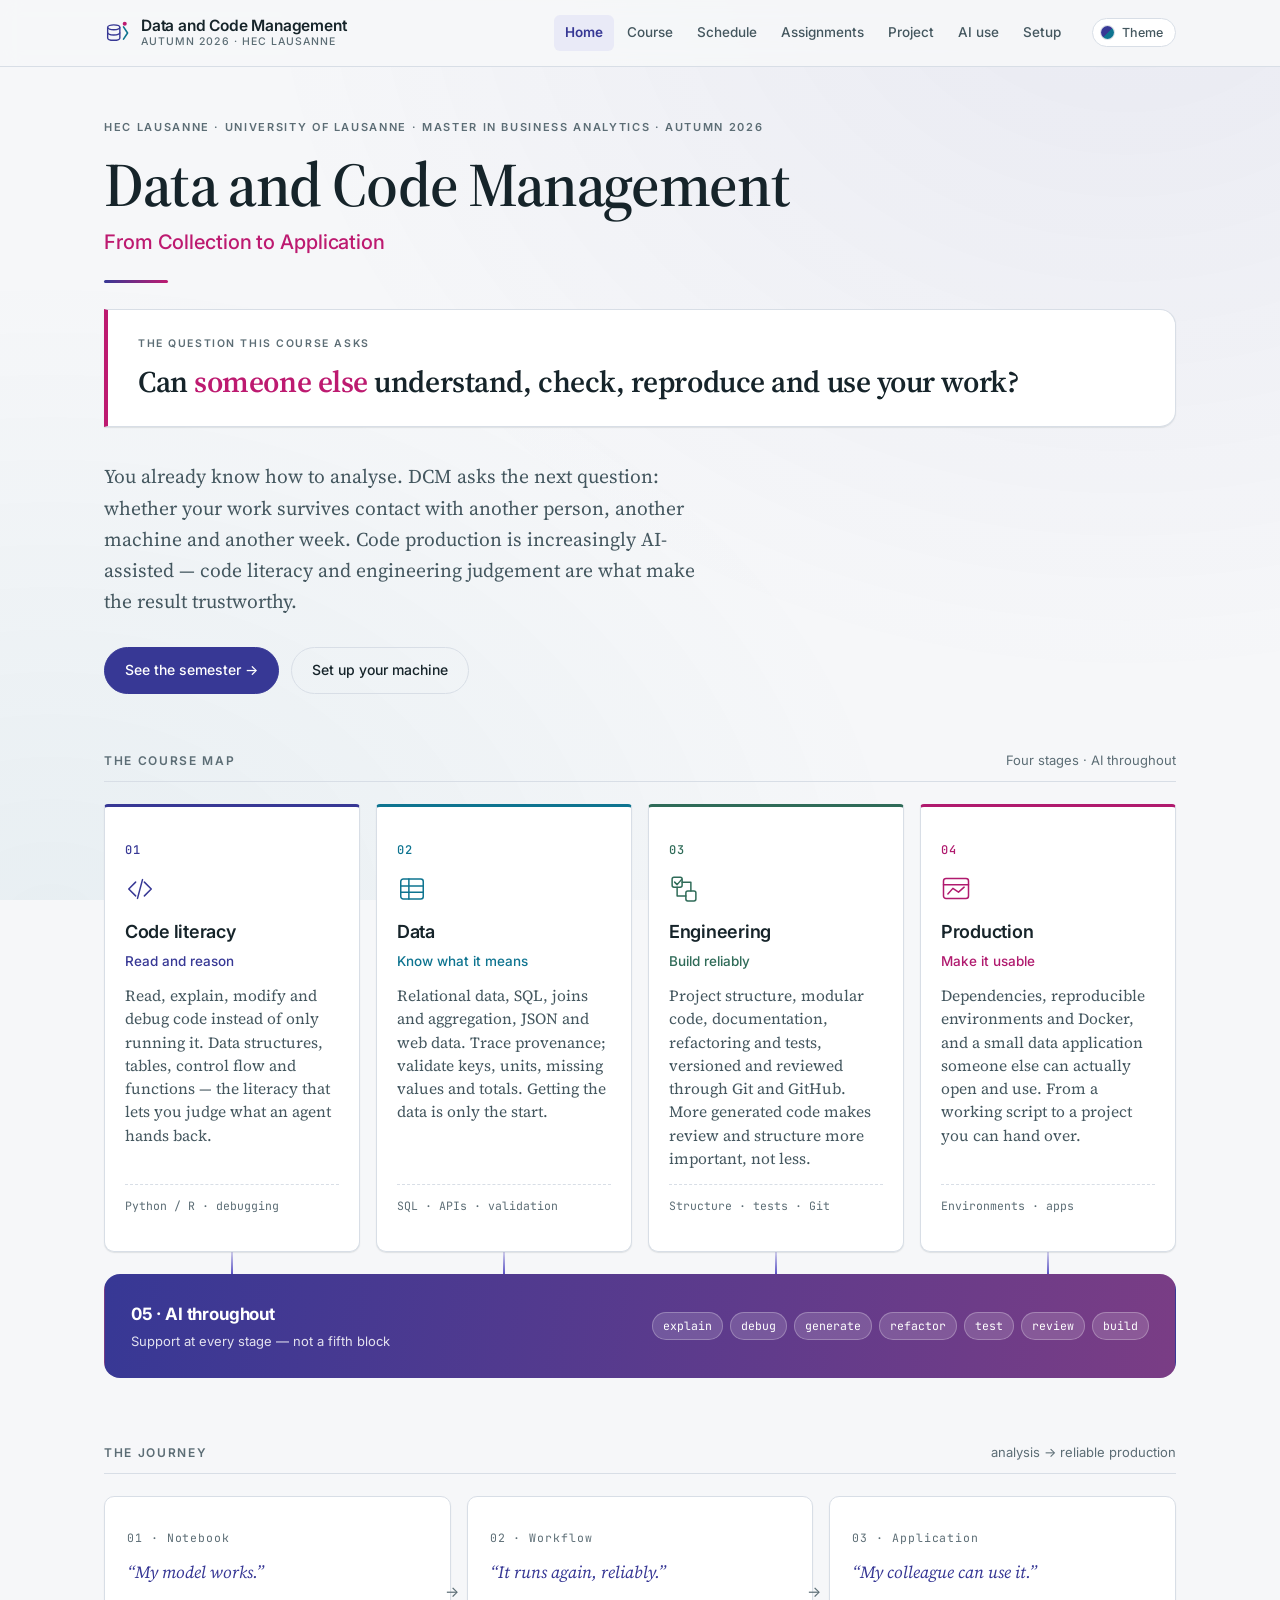
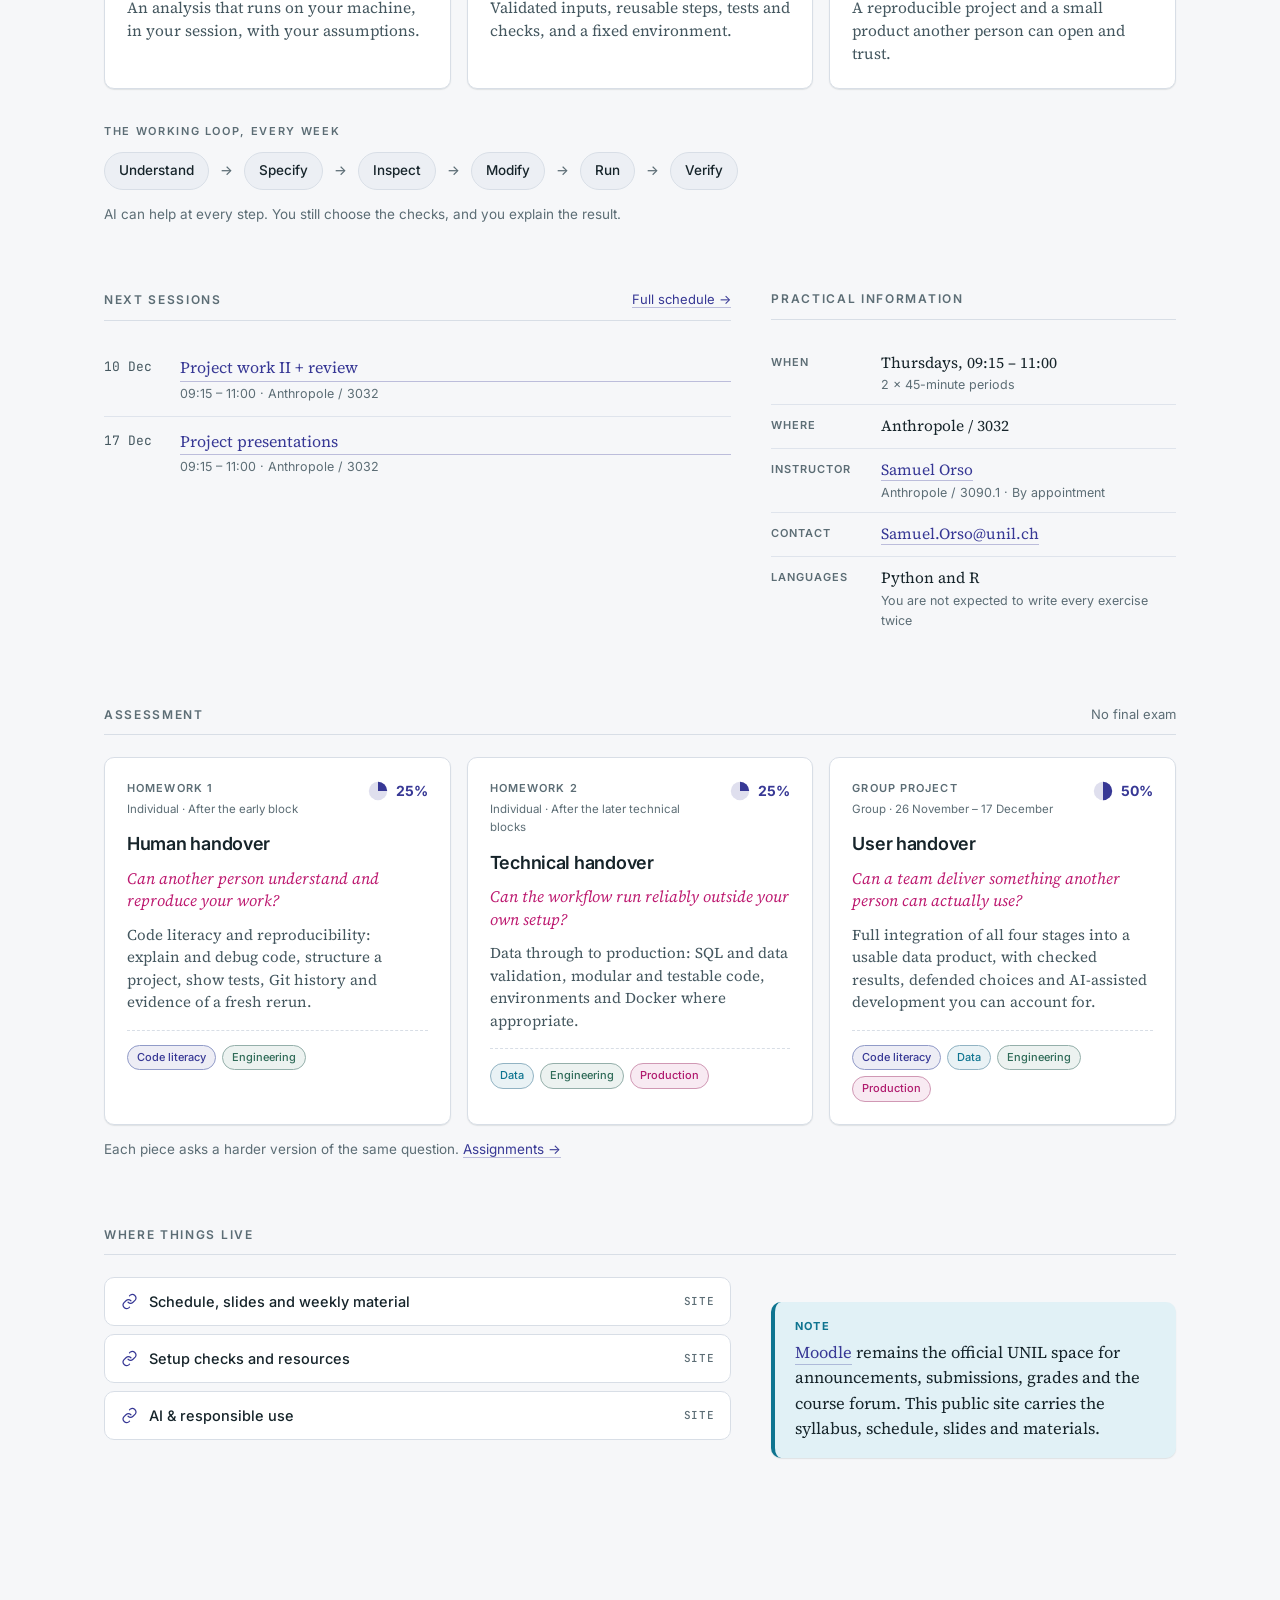
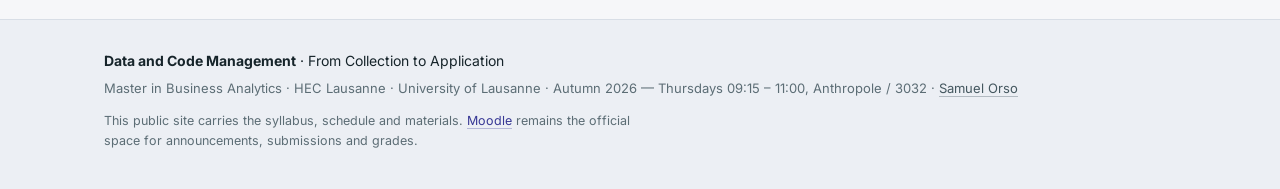
<file: index.html>
<!doctype html>
<html lang="en">
<head>
  <meta charset="utf-8" />
  <meta name="viewport" content="width=device-width, initial-scale=1, viewport-fit=cover" />
  <title>Data and Code Management · Autumn 2026 · HEC Lausanne</title>

  <meta name="description" content="Data and Code Management (DCM), Autumn 2026, HEC Lausanne. Moving from analysis to reliable production: code literacy, data, engineering and production, with AI assistance throughout." />
  <meta name="color-scheme" content="light dark" />

  <meta property="og:type" content="website" />
  <meta property="og:site_name" content="Data and Code Management · HEC Lausanne" />
  <meta property="og:title" content="Data and Code Management — Autumn 2026" />
  <meta property="og:description" content="Can someone else understand, check, reproduce and use your work? A semester course on moving from analysis to reliable production, with AI assistance throughout." />
  <meta property="og:url" content="https://dcm.samorso.ch/" />
  <meta property="og:image" content="https://dcm.samorso.ch/assets/logo-dcm.png" />
  <meta name="twitter:card" content="summary" />

  <link rel="icon" type="image/svg+xml" href="favicon.svg" />
  <link rel="apple-touch-icon" href="assets/logo-dcm.png" />

  <link rel="preconnect" href="https://fonts.googleapis.com" />
  <link rel="preconnect" href="https://fonts.gstatic.com" crossorigin />
  <link rel="stylesheet" href="https://fonts.googleapis.com/css2?family=Source+Serif+4:ital,opsz,wght@0,8..60,400;0,8..60,600;0,8..60,700;1,8..60,400&family=Inter:wght@400;500;600;700&family=JetBrains+Mono:wght@400;500&display=swap" />

  <link rel="stylesheet" href="style.css" />

  <!-- Resolve the appearance preference before first paint (no flash).
       `data-theme` holds the RESOLVED theme (light|dark) that CSS reads;
       `data-theme-pref` holds what the reader chose (light|dark|system). -->
  <script>
    (function () {
      var pref = "system";
      try { pref = localStorage.getItem("dcm-theme") || "system"; } catch (e) {}
      if (pref !== "light" && pref !== "dark") pref = "system";
      var dark = pref === "dark" ||
        (pref === "system" && window.matchMedia &&
         window.matchMedia("(prefers-color-scheme: dark)").matches);
      var r = document.documentElement;
      r.setAttribute("data-theme", dark ? "dark" : "light");
      r.setAttribute("data-theme-pref", pref);
    })();
  </script>
</head>
<body>

<a class="skip-link" href="#main">Skip to content</a>

<header class="site-header">
  <div class="header-inner">

    <a class="brand" href="#/" aria-label="Data and Code Management — home">
      <span class="brand-mark" aria-hidden="true">
        <svg viewBox="0 0 32 32" width="26" height="26" fill="none">
          <ellipse cx="12" cy="9" rx="7.5" ry="3" class="bm-db" />
          <path d="M4.5 9v13c0 1.7 3.4 3 7.5 3s7.5-1.3 7.5-3V9" class="bm-db" />
          <path d="M4.5 15.5c0 1.7 3.4 3 7.5 3s7.5-1.3 7.5-3" class="bm-db" />
          <path d="M24 8.5 29 16l-5 7.5" class="bm-chev" />
          <circle cx="25.5" cy="4.5" r="2.5" class="bm-node" />
        </svg>
      </span>
      <span class="brand-text">
        <span class="brand-title">Data and Code Management</span>
        <span class="brand-sub">Autumn 2026 &middot; HEC Lausanne</span>
      </span>
    </a>

    <nav class="site-nav" id="siteNav" aria-label="Main">
      <ul id="navList"><!-- built by app.js --></ul>
    </nav>

    <div class="header-tools">
      <div class="theme-switch">
        <button class="theme-btn" id="themeBtn" aria-label="Appearance" aria-expanded="false" aria-haspopup="true">
          <span class="theme-dot" aria-hidden="true"></span>
          <span class="theme-btn-label">Theme</span>
        </button>
        <div class="theme-pop" id="themePop" role="menu" hidden>
          <p class="theme-pop-title">Appearance</p>
          <button class="theme-opt" role="menuitemradio" data-theme="light">
            <span class="theme-swatch" data-theme="light" aria-hidden="true"></span>
            <span class="theme-opt-text"><span class="theme-opt-name">Light</span><span class="theme-opt-desc">Paper &amp; indigo</span></span>
          </button>
          <button class="theme-opt" role="menuitemradio" data-theme="dark">
            <span class="theme-swatch" data-theme="dark" aria-hidden="true"></span>
            <span class="theme-opt-text"><span class="theme-opt-name">Dark</span><span class="theme-opt-desc">Deep slate &amp; cyan</span></span>
          </button>
          <button class="theme-opt" role="menuitemradio" data-theme="system">
            <span class="theme-swatch" data-theme="system" aria-hidden="true"></span>
            <span class="theme-opt-text"><span class="theme-opt-name">System</span><span class="theme-opt-desc">Follow your device</span></span>
          </button>
        </div>
      </div>

      <button class="nav-toggle" id="navToggle" aria-label="Open navigation" aria-expanded="false" aria-controls="siteNav">
        <svg width="18" height="18" viewBox="0 0 24 24" fill="none" stroke="currentColor" stroke-width="2" stroke-linecap="round" aria-hidden="true"><line x1="4" y1="7" x2="20" y2="7"/><line x1="4" y1="12" x2="20" y2="12"/><line x1="4" y1="17" x2="20" y2="17"/></svg>
      </button>
    </div>

  </div>
</header>

<main id="main" class="main" tabindex="-1">
  <div id="view" class="view" aria-live="polite">
    <noscript>
      <div class="view-pad">
        <h1>Data and Code Management &middot; Autumn 2026</h1>
        <p>This site needs JavaScript to assemble its pages from the course content files.
        The underlying material is plain text and readable without it:
        <a href="course.json">course.json</a> holds the schedule and structure, and the
        <code>content/</code> folder holds every page as Markdown.</p>
      </div>
    </noscript>
  </div>
</main>

<footer class="site-footer">
  <div class="footer-inner">
    <p class="footer-brand"><strong>Data and Code Management</strong> &middot; From Collection to Application</p>
    <p class="footer-meta" id="footerMeta"></p>
    <p class="footer-note">This public site carries the syllabus, schedule and materials. Moodle remains the official space for announcements, submissions and grades.</p>
  </div>
</footer>

<script src="assets/vendor/marked.min.js"></script>
<script src="app.js"></script>
</body>
</html>
</file>
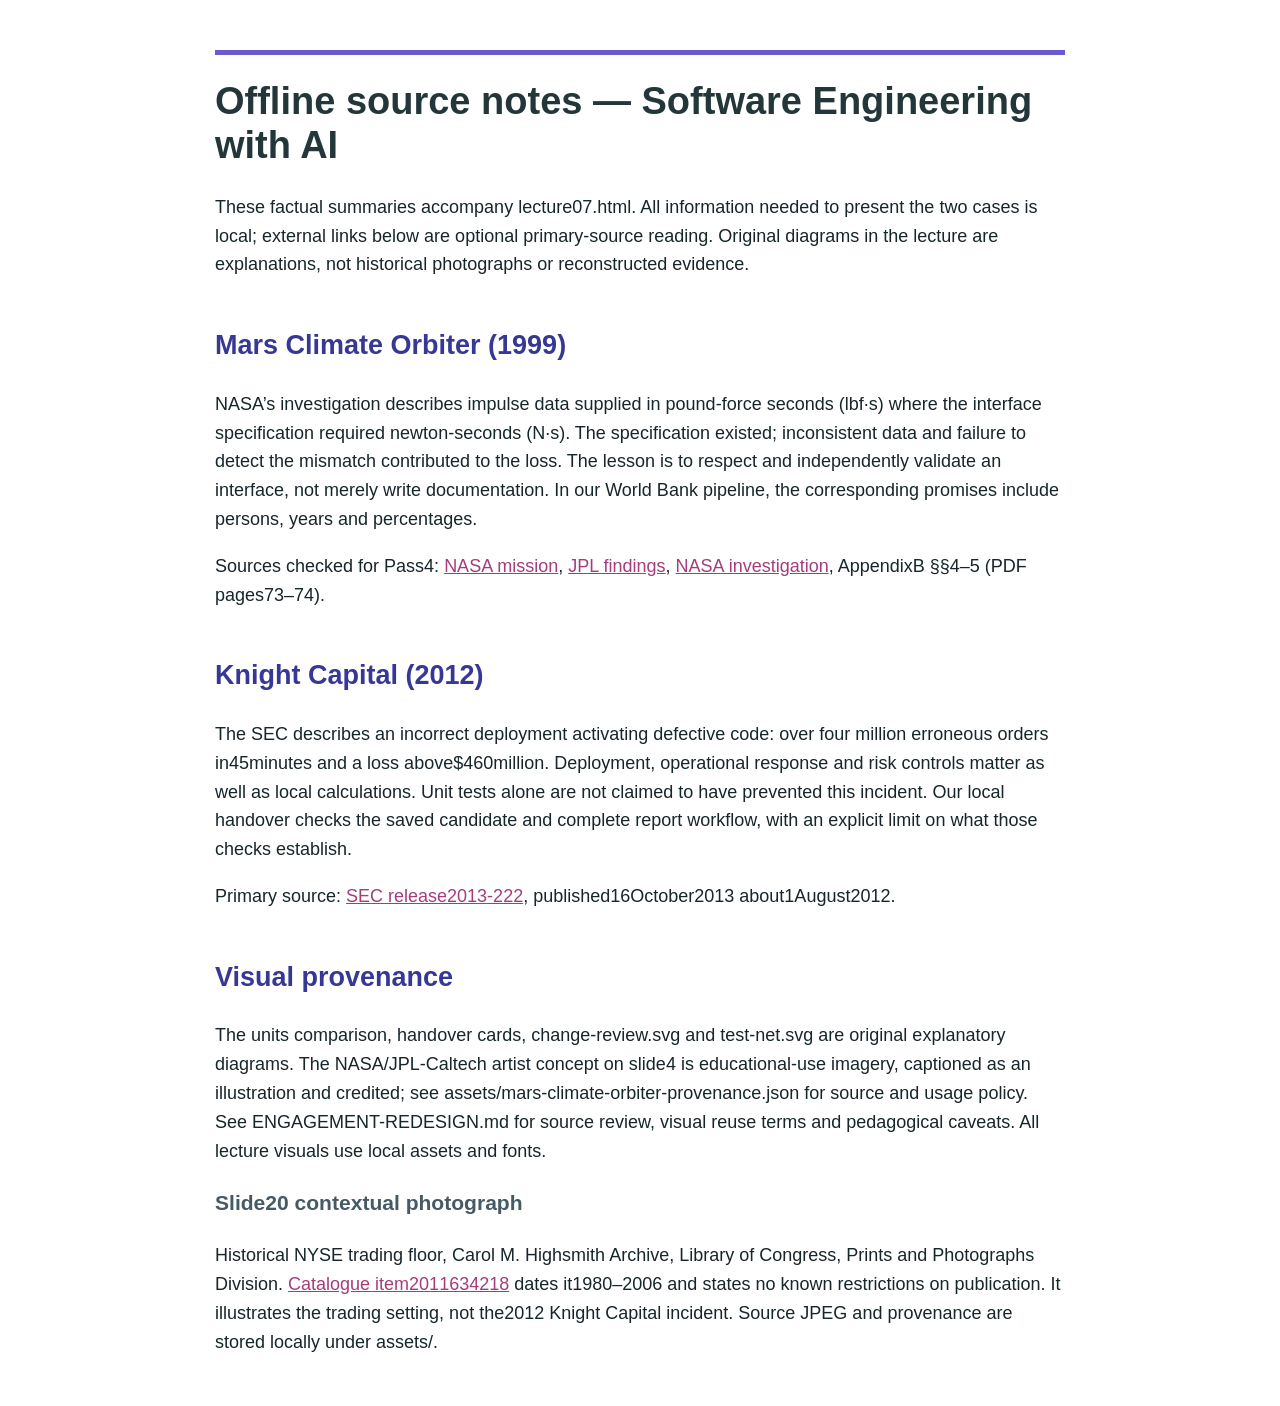
<file: slides/lecture07/source-notes.html>
<!DOCTYPE html>
<html xmlns="http://www.w3.org/1999/xhtml" lang xml:lang>
<head>
  <meta charset="utf-8" />
  <meta name="generator" content="pandoc" />
  <meta name="viewport" content="width=device-width, initial-scale=1.0, user-scalable=yes" />
  <title>DCM · Offline case source notes</title>
  <style>
code{white-space: pre-wrap;}
span.smallcaps{font-variant: small-caps;}
div.columns{display: flex; gap: min(4vw, 1.5em);}
div.column{flex: auto; overflow-x: auto;}
div.hanging-indent{margin-left: 1.5em; text-indent: -1.5em;}

ul.task-list[class]{list-style: none;}
ul.task-list li input[type="checkbox"] {
font-size: inherit;
width: 0.8em;
margin: 0 0.8em 0.2em -1.6em;
vertical-align: middle;
}
.display.math{display: block; text-align: center; margin: 0.5rem auto;}
</style>
  <style type="text/css">body { max-width: 850px; margin: 50px auto; padding: 0 28px; font: 18px/1.6 'Liberation Sans', Arial, sans-serif; color: #17262b; }
h1 { font-size: 38px; line-height: 1.15; color: #23373b; border-top: 5px solid #6a5acd; padding-top: 25px; }
h2 { margin-top: 45px; color: #373895; } h3 { color: #465a65; }
a { color: #a53d7c; } pre { background: #f5f7fa; padding: 18px 22px; border-radius: 10px; overflow-x: auto; }
code { font-family: 'Liberation Mono', monospace; font-size: .88em; } blockquote { border-left: 5px solid #a53d7c; margin-left: 0; padding: 10px 20px; background: #f9f0f6; }
table { border-collapse: collapse; width: 100%; } td,th { text-align: left; padding: 10px; border-bottom: 1px solid #dce0ed; }
@media print { body { margin: 0; font-size: 11pt; } pre { white-space: pre-wrap; } h2,h3 { break-after: avoid; } }
</style>
</head>
<body>
<h1 id="offline-source-notes-software-engineering-with-ai">Offline
source notes — Software Engineering with AI</h1>
<p>These factual summaries accompany lecture07.html. All information
needed to present the two cases is local; external links below are
optional primary-source reading. Original diagrams in the lecture are
explanations, not historical photographs or reconstructed evidence.</p>
<h2 id="mars-climate-orbiter-1999">Mars Climate Orbiter (1999)</h2>
<p>NASA’s investigation describes impulse data supplied in pound-force
seconds (lbf·s) where the interface specification required
newton-seconds (N·s). The specification existed; inconsistent data and
failure to detect the mismatch contributed to the loss. The lesson is to
respect and independently validate an interface, not merely write
documentation. In our World Bank pipeline, the corresponding promises
include persons, years and percentages.</p>
<p>Sources checked for Pass4: <a href="https://science.nasa.gov/mission/mars-climate-orbiter/">NASA
mission</a>, <a href="https://www.jpl.nasa.gov/news/mars-climate-orbiter-team-finds-likely-cause-of-loss/">JPL
findings</a>, <a href="https://discovery.larc.nasa.gov/discovery/PDF_FILES/mars_climate_orbiter_phaseII.pdf">NASA
investigation</a>, AppendixB §§4–5 (PDF pages73–74).</p>
<h2 id="knight-capital-2012">Knight Capital (2012)</h2>
<p>The SEC describes an incorrect deployment activating defective code:
over four million erroneous orders in45minutes and a loss
above$460million. Deployment, operational response and risk controls
matter as well as local calculations. Unit tests alone are not claimed
to have prevented this incident. Our local handover checks the saved
candidate and complete report workflow, with an explicit limit on what
those checks establish.</p>
<p>Primary source: <a href="https://www.sec.gov/newsroom/press-releases/2013-222">SEC
release2013-222</a>, published16October2013 about1August2012.</p>
<h2 id="visual-provenance">Visual provenance</h2>
<p>The units comparison, handover cards, change-review.svg and
test-net.svg are original explanatory diagrams. The NASA/JPL-Caltech
artist concept on slide4 is educational-use imagery, captioned as an
illustration and credited; see
assets/mars-climate-orbiter-provenance.json for source and usage policy.
See ENGAGEMENT-REDESIGN.md for source review, visual reuse terms and
pedagogical caveats. All lecture visuals use local assets and fonts.</p>
<h3 id="slide20-contextual-photograph">Slide20 contextual
photograph</h3>
<p>Historical NYSE trading floor, Carol M. Highsmith Archive, Library of
Congress, Prints and Photographs Division. <a href="https://www.loc.gov/item/2011634218/">Catalogue item2011634218</a>
dates it1980–2006 and states no known restrictions on publication. It
illustrates the trading setting, not the2012 Knight Capital incident.
Source JPEG and provenance are stored locally under assets/.</p>
</body>
</html>
</file>
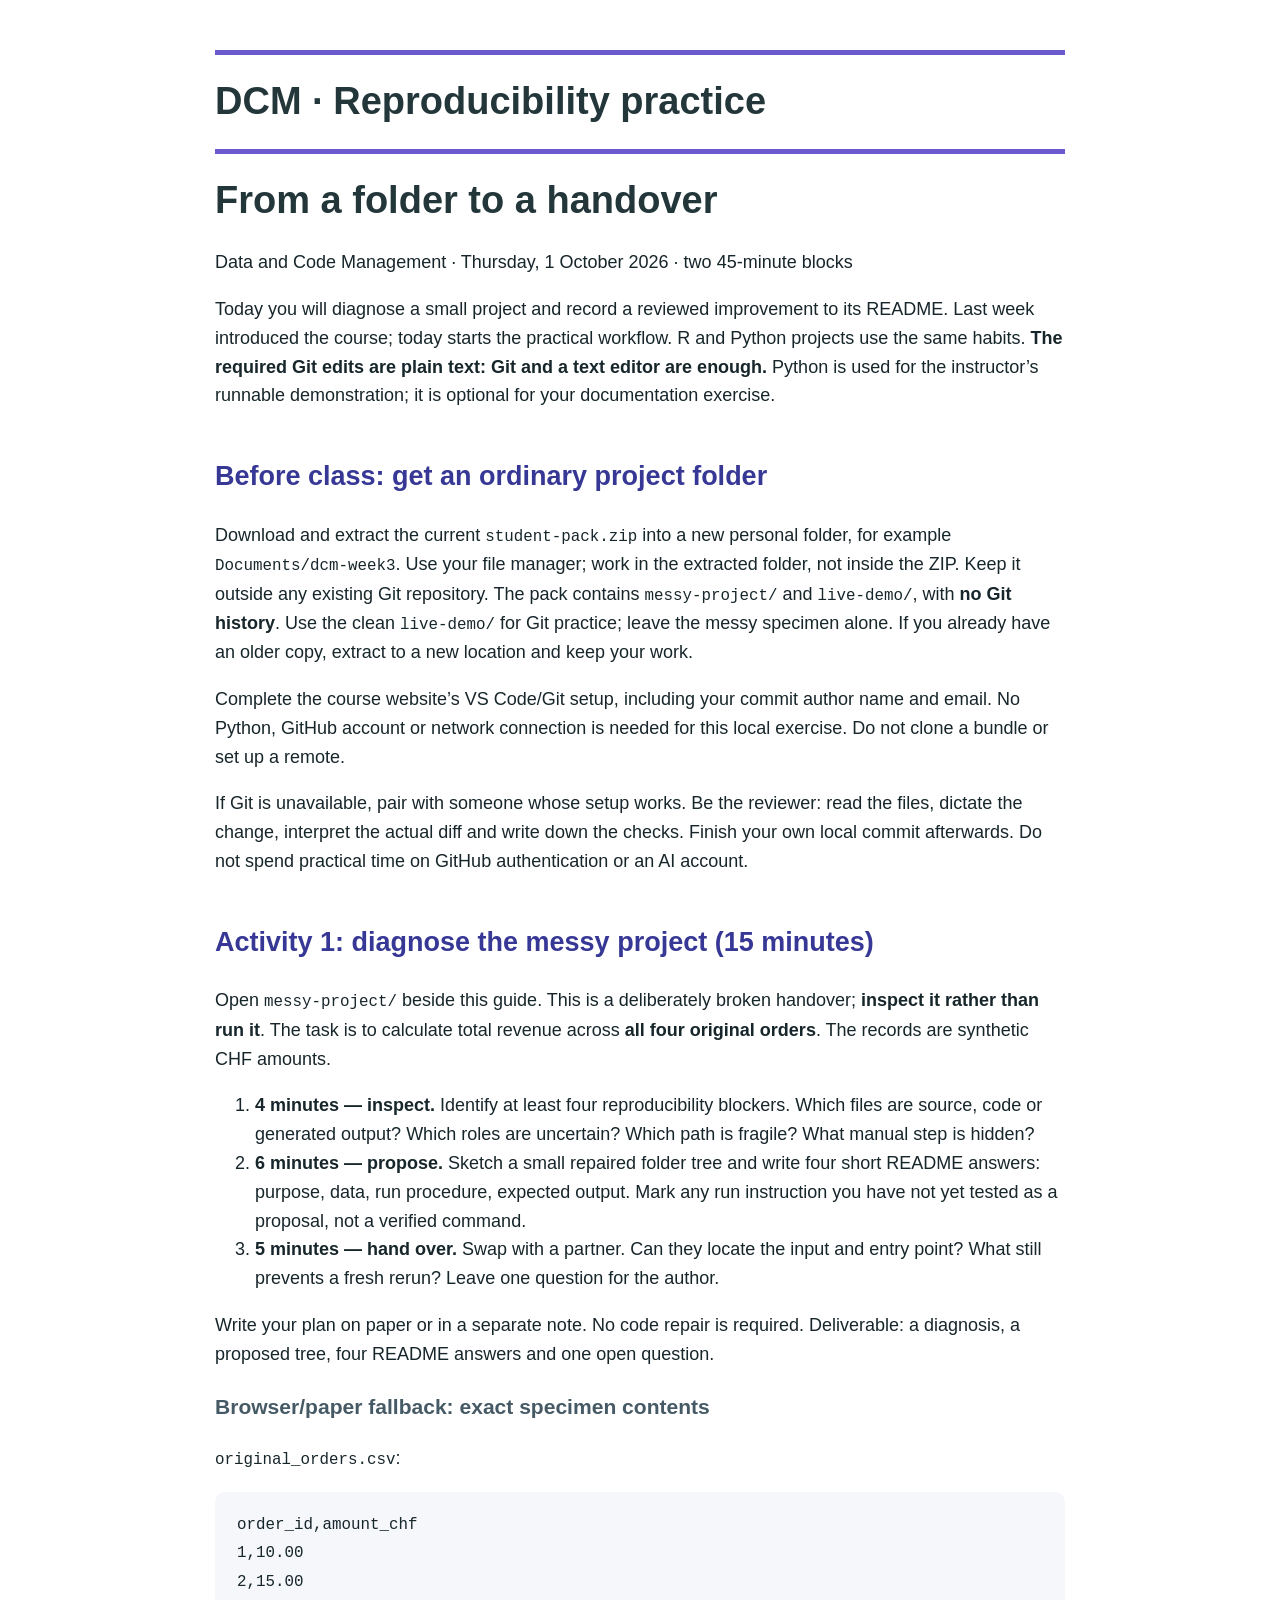
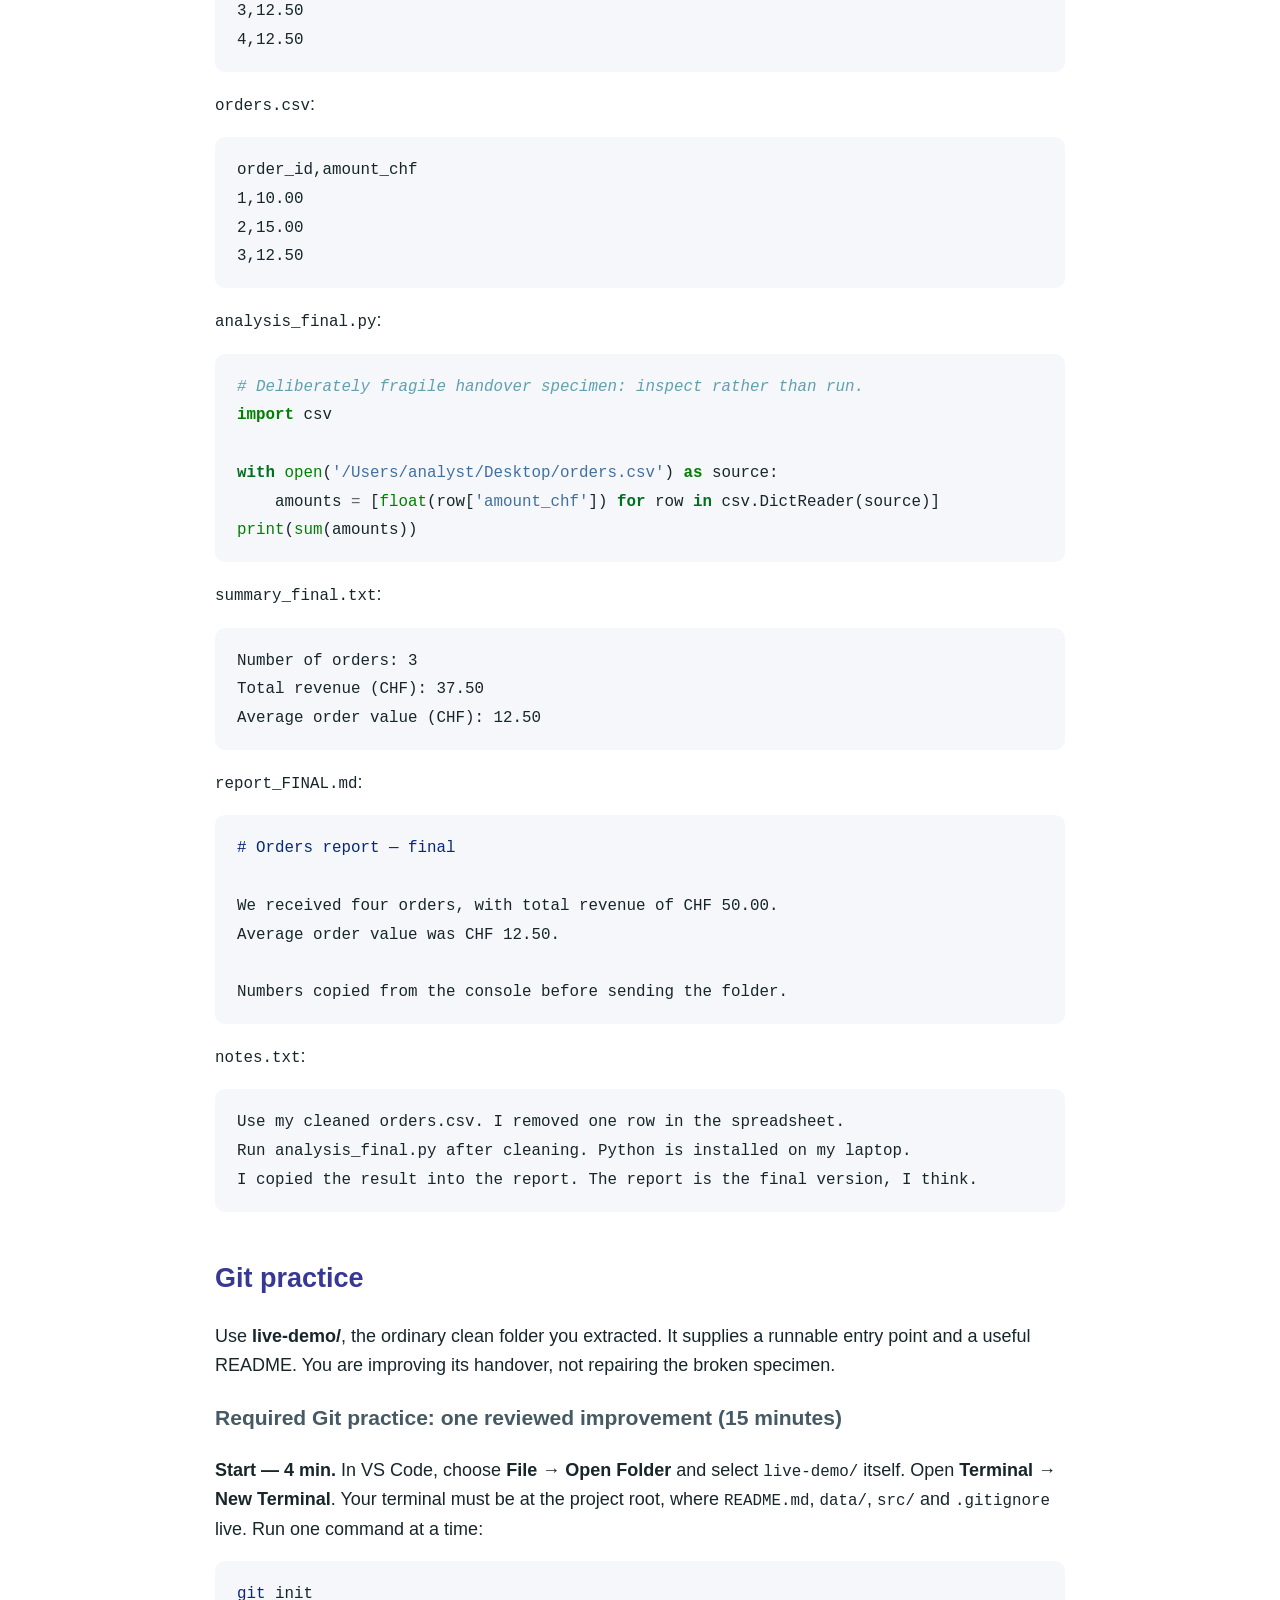
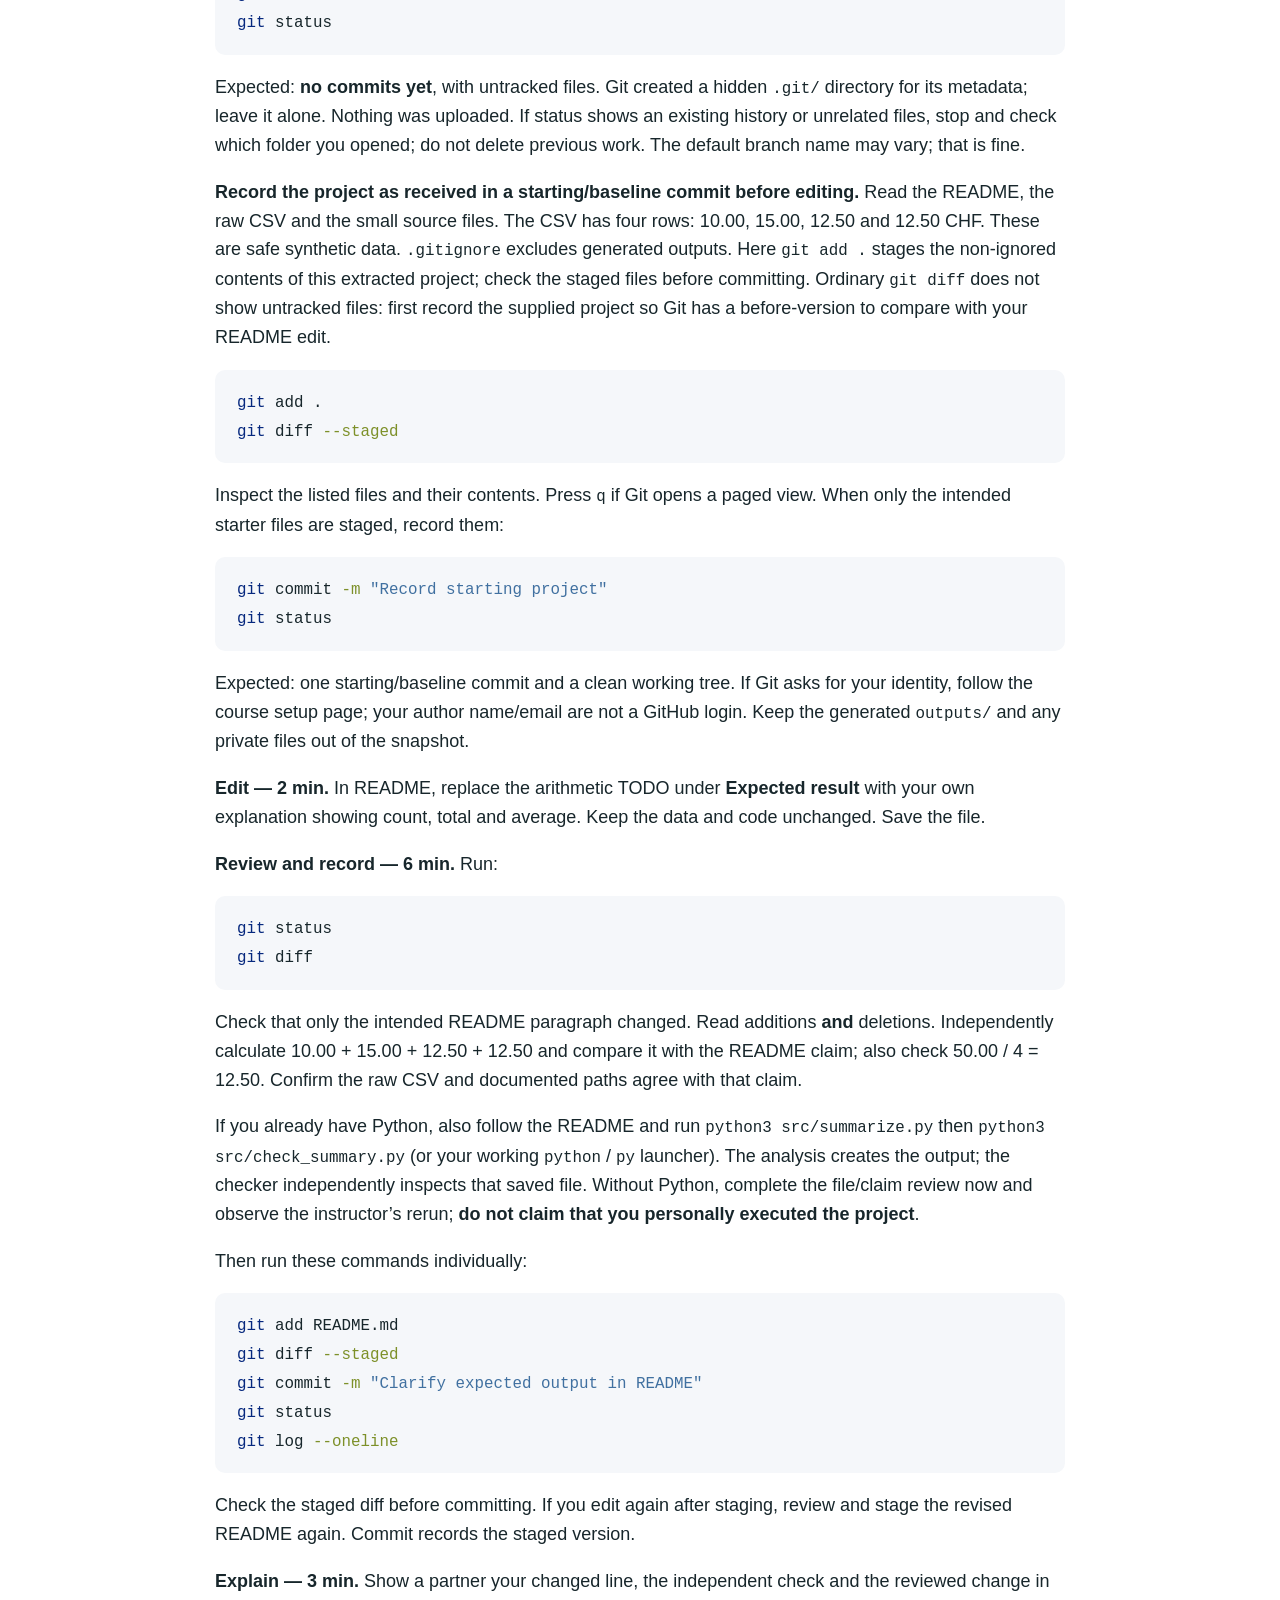
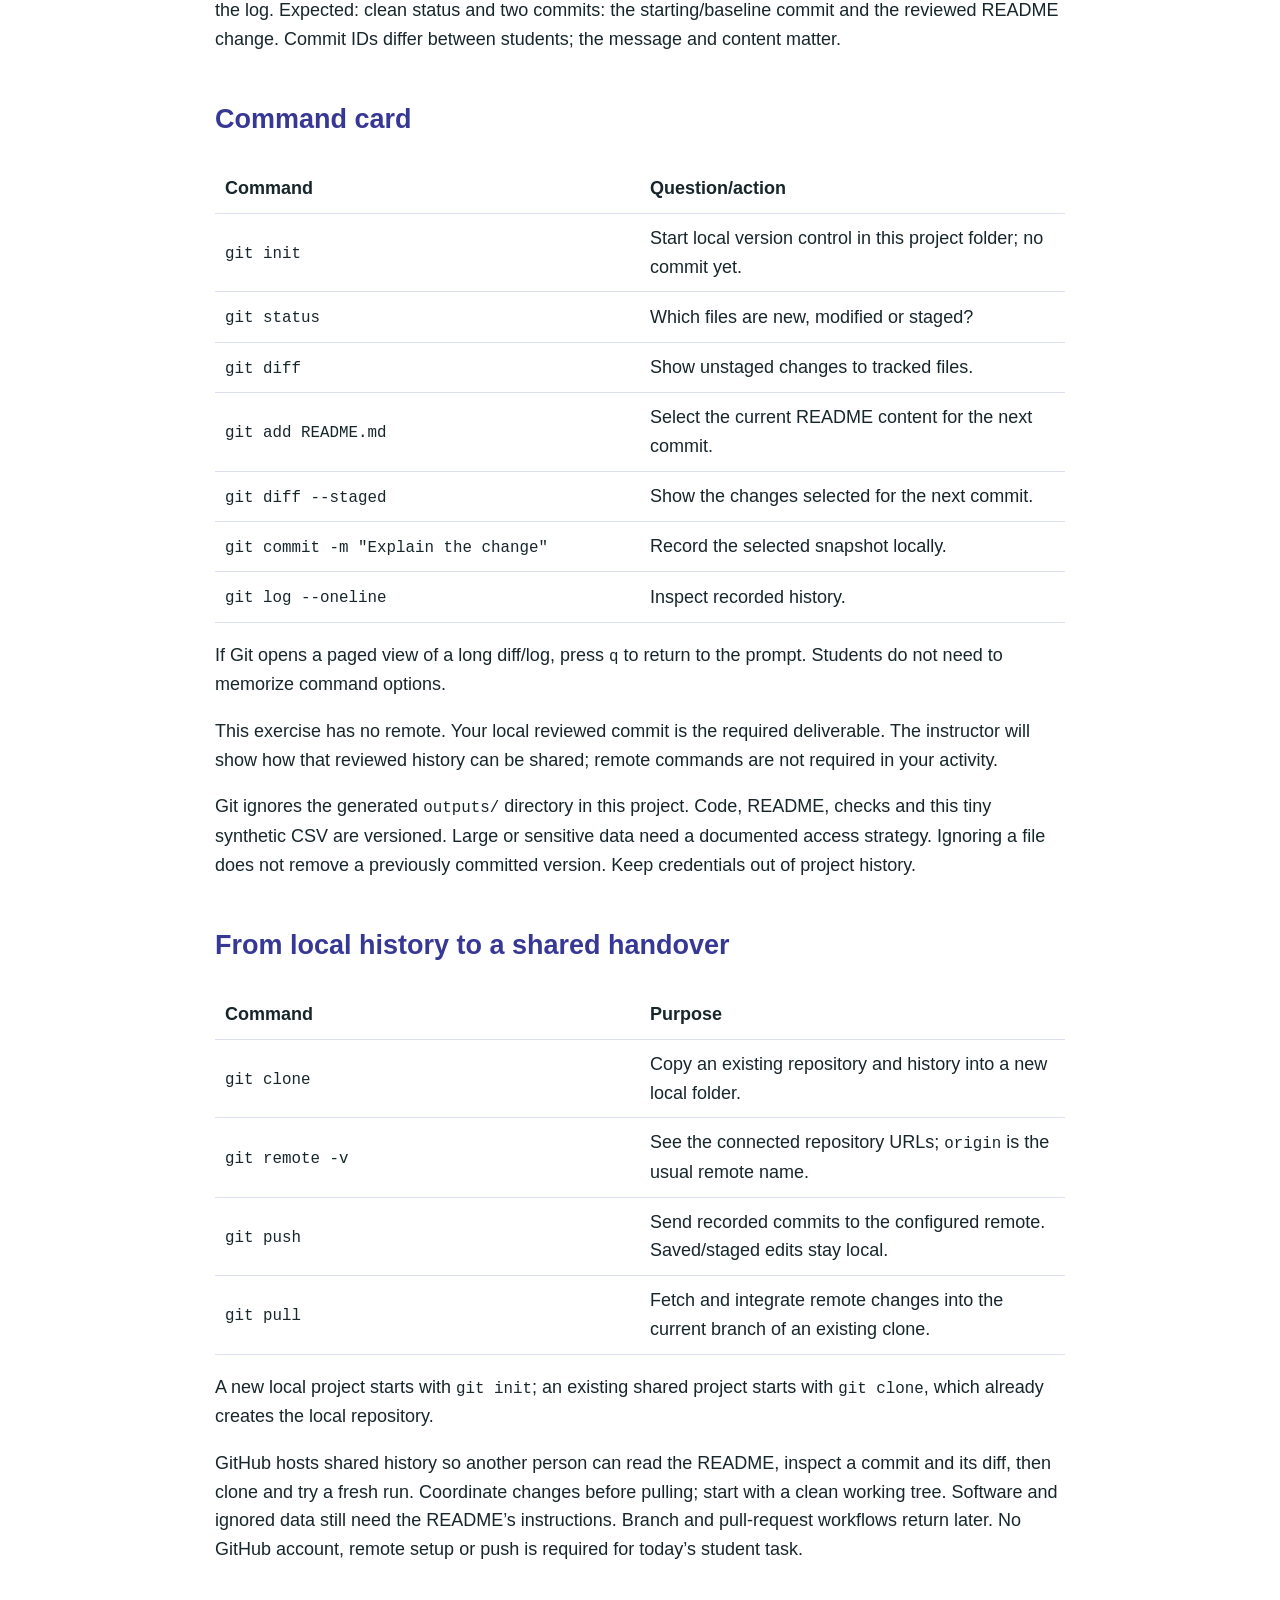
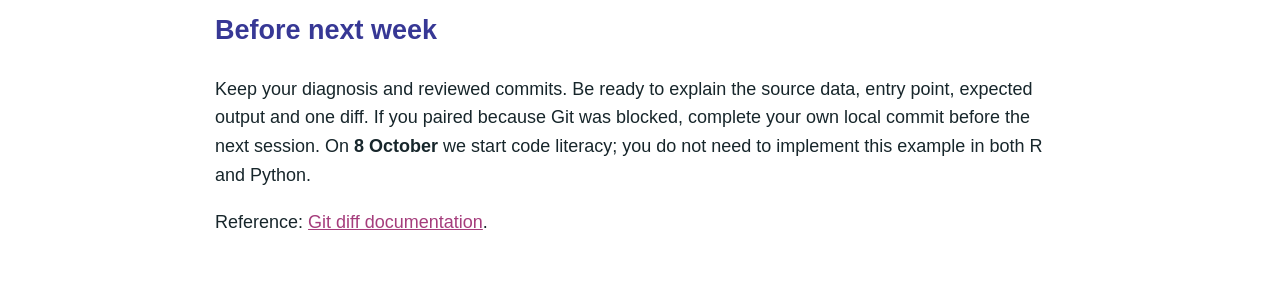
<file: slides/practice/student-guide.html>
<!DOCTYPE html>
<html xmlns="http://www.w3.org/1999/xhtml" lang xml:lang>
<head>
  <meta charset="utf-8" />
  <meta name="generator" content="pandoc" />
  <meta name="viewport" content="width=device-width, initial-scale=1.0, user-scalable=yes" />
  <title>DCM · Reproducibility practice</title>
  <style>
code{white-space: pre-wrap;}
span.smallcaps{font-variant: small-caps;}
div.columns{display: flex; gap: min(4vw, 1.5em);}
div.column{flex: auto; overflow-x: auto;}
div.hanging-indent{margin-left: 1.5em; text-indent: -1.5em;}

ul.task-list[class]{list-style: none;}
ul.task-list li input[type="checkbox"] {
font-size: inherit;
width: 0.8em;
margin: 0 0.8em 0.2em -1.6em;
vertical-align: middle;
}
.display.math{display: block; text-align: center; margin: 0.5rem auto;}

html { -webkit-text-size-adjust: 100%; }
pre > code.sourceCode { white-space: pre; position: relative; }
pre > code.sourceCode > span { display: inline-block; line-height: 1.25; }
pre > code.sourceCode > span:empty { height: 1.2em; }
.sourceCode { overflow: visible; }
code.sourceCode > span { color: inherit; text-decoration: inherit; }
div.sourceCode { margin: 1em 0; }
pre.sourceCode { margin: 0; }
@media screen {
div.sourceCode { overflow: auto; }
}
@media print {
pre > code.sourceCode { white-space: pre-wrap; }
pre > code.sourceCode > span { text-indent: -5em; padding-left: 5em; }
}
pre.numberSource code
{ counter-reset: source-line 0; }
pre.numberSource code > span
{ position: relative; left: -4em; counter-increment: source-line; }
pre.numberSource code > span > a:first-child::before
{ content: counter(source-line);
position: relative; left: -1em; text-align: right; vertical-align: baseline;
border: none; display: inline-block;
-webkit-touch-callout: none; -webkit-user-select: none;
-khtml-user-select: none; -moz-user-select: none;
-ms-user-select: none; user-select: none;
padding: 0 4px; width: 4em;
color: #aaaaaa;
}
pre.numberSource { margin-left: 3em; border-left: 1px solid #aaaaaa; padding-left: 4px; }
div.sourceCode
{ }
@media screen {
pre > code.sourceCode > span > a:first-child::before { text-decoration: underline; }
}
code span.al { color: #ff0000; font-weight: bold; } 
code span.an { color: #60a0b0; font-weight: bold; font-style: italic; } 
code span.at { color: #7d9029; } 
code span.bn { color: #40a070; } 
code span.bu { color: #008000; } 
code span.cf { color: #007020; font-weight: bold; } 
code span.ch { color: #4070a0; } 
code span.cn { color: #880000; } 
code span.co { color: #60a0b0; font-style: italic; } 
code span.cv { color: #60a0b0; font-weight: bold; font-style: italic; } 
code span.do { color: #ba2121; font-style: italic; } 
code span.dt { color: #902000; } 
code span.dv { color: #40a070; } 
code span.er { color: #ff0000; font-weight: bold; } 
code span.ex { } 
code span.fl { color: #40a070; } 
code span.fu { color: #06287e; } 
code span.im { color: #008000; font-weight: bold; } 
code span.in { color: #60a0b0; font-weight: bold; font-style: italic; } 
code span.kw { color: #007020; font-weight: bold; } 
code span.op { color: #666666; } 
code span.ot { color: #007020; } 
code span.pp { color: #bc7a00; } 
code span.sc { color: #4070a0; } 
code span.ss { color: #bb6688; } 
code span.st { color: #4070a0; } 
code span.va { color: #19177c; } 
code span.vs { color: #4070a0; } 
code span.wa { color: #60a0b0; font-weight: bold; font-style: italic; } 
</style>
  <style type="text/css">body { max-width: 850px; margin: 50px auto; padding: 0 28px; font: 18px/1.6 'Liberation Sans', Arial, sans-serif; color: #17262b; }
h1 { font-size: 38px; line-height: 1.15; color: #23373b; border-top: 5px solid #6a5acd; padding-top: 25px; }
h2 { margin-top: 45px; color: #373895; } h3 { color: #465a65; }
a { color: #a53d7c; } pre { background: #f5f7fa; padding: 18px 22px; border-radius: 10px; overflow-x: auto; }
code { font-family: 'Liberation Mono', monospace; font-size: .88em; } blockquote { border-left: 5px solid #a53d7c; margin-left: 0; padding: 10px 20px; background: #f9f0f6; }
table { border-collapse: collapse; width: 100%; } td,th { text-align: left; padding: 10px; border-bottom: 1px solid #dce0ed; }
@media print { body { margin: 0; font-size: 11pt; } pre { white-space: pre-wrap; } h2,h3 { break-after: avoid; } }
</style>
</head>
<body>
<header id="title-block-header">
<h1 class="title">DCM · Reproducibility practice</h1>
</header>
<h1 id="from-a-folder-to-a-handover">From a folder to a handover</h1>
<p>Data and Code Management · Thursday, 1 October 2026 · two 45-minute
blocks</p>
<p>Today you will diagnose a small project and record a reviewed
improvement to its README. Last week introduced the course; today starts
the practical workflow. R and Python projects use the same habits.
<strong>The required Git edits are plain text: Git and a text editor are
enough.</strong> Python is used for the instructor’s runnable
demonstration; it is optional for your documentation exercise.</p>
<h2 id="before-class-get-an-ordinary-project-folder">Before class: get
an ordinary project folder</h2>
<p>Download and extract the current <code>student-pack.zip</code> into a
new personal folder, for example <code>Documents/dcm-week3</code>. Use
your file manager; work in the extracted folder, not inside the ZIP.
Keep it outside any existing Git repository. The pack contains
<code>messy-project/</code> and <code>live-demo/</code>, with <strong>no
Git history</strong>. Use the clean <code>live-demo/</code> for Git
practice; leave the messy specimen alone. If you already have an older
copy, extract to a new location and keep your work.</p>
<p>Complete the course website’s VS Code/Git setup, including your
commit author name and email. No Python, GitHub account or network
connection is needed for this local exercise. Do not clone a bundle or
set up a remote.</p>
<p>If Git is unavailable, pair with someone whose setup works. Be the
reviewer: read the files, dictate the change, interpret the actual diff
and write down the checks. Finish your own local commit afterwards. Do
not spend practical time on GitHub authentication or an AI account.</p>
<h2 id="activity-1-diagnose-the-messy-project-15-minutes">Activity 1:
diagnose the messy project (15 minutes)</h2>
<p>Open <code>messy-project/</code> beside this guide. This is a
deliberately broken handover; <strong>inspect it rather than run
it</strong>. The task is to calculate total revenue across <strong>all
four original orders</strong>. The records are synthetic CHF
amounts.</p>
<ol type="1">
<li><strong>4 minutes — inspect.</strong> Identify at least four
reproducibility blockers. Which files are source, code or generated
output? Which roles are uncertain? Which path is fragile? What manual
step is hidden?</li>
<li><strong>6 minutes — propose.</strong> Sketch a small repaired folder
tree and write four short README answers: purpose, data, run procedure,
expected output. Mark any run instruction you have not yet tested as a
proposal, not a verified command.</li>
<li><strong>5 minutes — hand over.</strong> Swap with a partner. Can
they locate the input and entry point? What still prevents a fresh
rerun? Leave one question for the author.</li>
</ol>
<p>Write your plan on paper or in a separate note. No code repair is
required. Deliverable: a diagnosis, a proposed tree, four README answers
and one open question.</p>
<h3 id="browserpaper-fallback-exact-specimen-contents">Browser/paper
fallback: exact specimen contents</h3>
<p><code>original_orders.csv</code>:</p>
<pre class="csv"><code>order_id,amount_chf
1,10.00
2,15.00
3,12.50
4,12.50</code></pre>
<p><code>orders.csv</code>:</p>
<pre class="csv"><code>order_id,amount_chf
1,10.00
2,15.00
3,12.50</code></pre>
<p><code>analysis_final.py</code>:</p>
<div class="sourceCode" id="cb3"><pre class="sourceCode python"><code class="sourceCode python"><span id="cb3-1"><a href="#cb3-1" aria-hidden="true" tabindex="-1"></a><span class="co"># Deliberately fragile handover specimen: inspect rather than run.</span></span>
<span id="cb3-2"><a href="#cb3-2" aria-hidden="true" tabindex="-1"></a><span class="im">import</span> csv</span>
<span id="cb3-3"><a href="#cb3-3" aria-hidden="true" tabindex="-1"></a></span>
<span id="cb3-4"><a href="#cb3-4" aria-hidden="true" tabindex="-1"></a><span class="cf">with</span> <span class="bu">open</span>(<span class="st">&#39;/Users/analyst/Desktop/orders.csv&#39;</span>) <span class="im">as</span> source:</span>
<span id="cb3-5"><a href="#cb3-5" aria-hidden="true" tabindex="-1"></a>    amounts <span class="op">=</span> [<span class="bu">float</span>(row[<span class="st">&#39;amount_chf&#39;</span>]) <span class="cf">for</span> row <span class="kw">in</span> csv.DictReader(source)]</span>
<span id="cb3-6"><a href="#cb3-6" aria-hidden="true" tabindex="-1"></a><span class="bu">print</span>(<span class="bu">sum</span>(amounts))</span></code></pre></div>
<p><code>summary_final.txt</code>:</p>
<pre class="text"><code>Number of orders: 3
Total revenue (CHF): 37.50
Average order value (CHF): 12.50</code></pre>
<p><code>report_FINAL.md</code>:</p>
<div class="sourceCode" id="cb5"><pre class="sourceCode markdown"><code class="sourceCode markdown"><span id="cb5-1"><a href="#cb5-1" aria-hidden="true" tabindex="-1"></a><span class="fu"># Orders report — final</span></span>
<span id="cb5-2"><a href="#cb5-2" aria-hidden="true" tabindex="-1"></a></span>
<span id="cb5-3"><a href="#cb5-3" aria-hidden="true" tabindex="-1"></a>We received four orders, with total revenue of CHF 50.00.</span>
<span id="cb5-4"><a href="#cb5-4" aria-hidden="true" tabindex="-1"></a>Average order value was CHF 12.50.</span>
<span id="cb5-5"><a href="#cb5-5" aria-hidden="true" tabindex="-1"></a></span>
<span id="cb5-6"><a href="#cb5-6" aria-hidden="true" tabindex="-1"></a>Numbers copied from the console before sending the folder.</span></code></pre></div>
<p><code>notes.txt</code>:</p>
<pre class="text"><code>Use my cleaned orders.csv. I removed one row in the spreadsheet.
Run analysis_final.py after cleaning. Python is installed on my laptop.
I copied the result into the report. The report is the final version, I think.</code></pre>
<h2 id="git-practice">Git practice</h2>
<p>Use <strong>live-demo/</strong>, the ordinary clean folder you
extracted. It supplies a runnable entry point and a useful README. You
are improving its handover, not repairing the broken specimen.</p>
<h3 id="required-git-practice-one-reviewed-improvement-15-minutes">Required
Git practice: one reviewed improvement (15 minutes)</h3>
<p><strong>Start — 4 min.</strong> In VS Code, choose <strong>File →
Open Folder</strong> and select <code>live-demo/</code> itself. Open
<strong>Terminal → New Terminal</strong>. Your terminal must be at the
project root, where <code>README.md</code>, <code>data/</code>,
<code>src/</code> and <code>.gitignore</code> live. Run one command at a
time:</p>
<div class="sourceCode" id="cb7"><pre class="sourceCode bash"><code class="sourceCode bash"><span id="cb7-1"><a href="#cb7-1" aria-hidden="true" tabindex="-1"></a><span class="fu">git</span> init</span>
<span id="cb7-2"><a href="#cb7-2" aria-hidden="true" tabindex="-1"></a><span class="fu">git</span> status</span></code></pre></div>
<p>Expected: <strong>no commits yet</strong>, with untracked files. Git
created a hidden <code>.git/</code> directory for its metadata; leave it
alone. Nothing was uploaded. If status shows an existing history or
unrelated files, stop and check which folder you opened; do not delete
previous work. The default branch name may vary; that is fine.</p>
<p><strong>Record the project as received in a starting/baseline commit
before editing.</strong> Read the README, the raw CSV and the small
source files. The CSV has four rows: 10.00, 15.00, 12.50 and 12.50 CHF.
These are safe synthetic data. <code>.gitignore</code> excludes
generated outputs. Here <code>git add .</code> stages the non-ignored
contents of this extracted project; check the staged files before
committing. Ordinary <code>git diff</code> does not show untracked
files: first record the supplied project so Git has a before-version to
compare with your README edit.</p>
<div class="sourceCode" id="cb8"><pre class="sourceCode bash"><code class="sourceCode bash"><span id="cb8-1"><a href="#cb8-1" aria-hidden="true" tabindex="-1"></a><span class="fu">git</span> add .</span>
<span id="cb8-2"><a href="#cb8-2" aria-hidden="true" tabindex="-1"></a><span class="fu">git</span> diff <span class="at">--staged</span></span></code></pre></div>
<p>Inspect the listed files and their contents. Press <code>q</code> if
Git opens a paged view. When only the intended starter files are staged,
record them:</p>
<div class="sourceCode" id="cb9"><pre class="sourceCode bash"><code class="sourceCode bash"><span id="cb9-1"><a href="#cb9-1" aria-hidden="true" tabindex="-1"></a><span class="fu">git</span> commit <span class="at">-m</span> <span class="st">&quot;Record starting project&quot;</span></span>
<span id="cb9-2"><a href="#cb9-2" aria-hidden="true" tabindex="-1"></a><span class="fu">git</span> status</span></code></pre></div>
<p>Expected: one starting/baseline commit and a clean working tree. If
Git asks for your identity, follow the course setup page; your author
name/email are not a GitHub login. Keep the generated
<code>outputs/</code> and any private files out of the snapshot.</p>
<p><strong>Edit — 2 min.</strong> In README, replace the arithmetic TODO
under <strong>Expected result</strong> with your own explanation showing
count, total and average. Keep the data and code unchanged. Save the
file.</p>
<p><strong>Review and record — 6 min.</strong> Run:</p>
<div class="sourceCode" id="cb10"><pre class="sourceCode bash"><code class="sourceCode bash"><span id="cb10-1"><a href="#cb10-1" aria-hidden="true" tabindex="-1"></a><span class="fu">git</span> status</span>
<span id="cb10-2"><a href="#cb10-2" aria-hidden="true" tabindex="-1"></a><span class="fu">git</span> diff</span></code></pre></div>
<p>Check that only the intended README paragraph changed. Read additions
<strong>and</strong> deletions. Independently calculate 10.00 + 15.00 +
12.50 + 12.50 and compare it with the README claim; also check 50.00 / 4
= 12.50. Confirm the raw CSV and documented paths agree with that
claim.</p>
<p>If you already have Python, also follow the README and run
<code>python3 src/summarize.py</code> then
<code>python3 src/check_summary.py</code> (or your working
<code>python</code> / <code>py</code> launcher). The analysis creates
the output; the checker independently inspects that saved file. Without
Python, complete the file/claim review now and observe the instructor’s
rerun; <strong>do not claim that you personally executed the
project</strong>.</p>
<p>Then run these commands individually:</p>
<div class="sourceCode" id="cb11"><pre class="sourceCode bash"><code class="sourceCode bash"><span id="cb11-1"><a href="#cb11-1" aria-hidden="true" tabindex="-1"></a><span class="fu">git</span> add README.md</span>
<span id="cb11-2"><a href="#cb11-2" aria-hidden="true" tabindex="-1"></a><span class="fu">git</span> diff <span class="at">--staged</span></span>
<span id="cb11-3"><a href="#cb11-3" aria-hidden="true" tabindex="-1"></a><span class="fu">git</span> commit <span class="at">-m</span> <span class="st">&quot;Clarify expected output in README&quot;</span></span>
<span id="cb11-4"><a href="#cb11-4" aria-hidden="true" tabindex="-1"></a><span class="fu">git</span> status</span>
<span id="cb11-5"><a href="#cb11-5" aria-hidden="true" tabindex="-1"></a><span class="fu">git</span> log <span class="at">--oneline</span></span></code></pre></div>
<p>Check the staged diff before committing. If you edit again after
staging, review and stage the revised README again. Commit records the
staged version.</p>
<p><strong>Explain — 3 min.</strong> Show a partner your changed line,
the independent check and the reviewed change in the log. Expected:
clean status and two commits: the starting/baseline commit and the
reviewed README change. Commit IDs differ between students; the message
and content matter.</p>
<h2 id="command-card">Command card</h2>
<table>
<colgroup>
<col style="width: 50%" />
<col style="width: 50%" />
</colgroup>
<thead>
<tr>
<th>Command</th>
<th>Question/action</th>
</tr>
</thead>
<tbody>
<tr>
<td><code>git init</code></td>
<td>Start local version control in this project folder; no commit
yet.</td>
</tr>
<tr>
<td><code>git status</code></td>
<td>Which files are new, modified or staged?</td>
</tr>
<tr>
<td><code>git diff</code></td>
<td>Show unstaged changes to tracked files.</td>
</tr>
<tr>
<td><code>git add README.md</code></td>
<td>Select the current README content for the next commit.</td>
</tr>
<tr>
<td><code>git diff --staged</code></td>
<td>Show the changes selected for the next commit.</td>
</tr>
<tr>
<td><code>git commit -m &quot;Explain the change&quot;</code></td>
<td>Record the selected snapshot locally.</td>
</tr>
<tr>
<td><code>git log --oneline</code></td>
<td>Inspect recorded history.</td>
</tr>
</tbody>
</table>
<p>If Git opens a paged view of a long diff/log, press <code>q</code> to
return to the prompt. Students do not need to memorize command
options.</p>
<p>This exercise has no remote. Your local reviewed commit is the
required deliverable. The instructor will show how that reviewed history
can be shared; remote commands are not required in your activity.</p>
<p>Git ignores the generated <code>outputs/</code> directory in this
project. Code, README, checks and this tiny synthetic CSV are versioned.
Large or sensitive data need a documented access strategy. Ignoring a
file does not remove a previously committed version. Keep credentials
out of project history.</p>
<h2 id="from-local-history-to-a-shared-handover">From local history to a
shared handover</h2>
<table>
<colgroup>
<col style="width: 50%" />
<col style="width: 50%" />
</colgroup>
<thead>
<tr>
<th>Command</th>
<th>Purpose</th>
</tr>
</thead>
<tbody>
<tr>
<td><code>git clone</code></td>
<td>Copy an existing repository and history into a new local
folder.</td>
</tr>
<tr>
<td><code>git remote -v</code></td>
<td>See the connected repository URLs; <code>origin</code> is the usual
remote name.</td>
</tr>
<tr>
<td><code>git push</code></td>
<td>Send recorded commits to the configured remote. Saved/staged edits
stay local.</td>
</tr>
<tr>
<td><code>git pull</code></td>
<td>Fetch and integrate remote changes into the current branch of an
existing clone.</td>
</tr>
</tbody>
</table>
<p>A new local project starts with <code>git init</code>; an existing
shared project starts with <code>git clone</code>, which already creates
the local repository.</p>
<p>GitHub hosts shared history so another person can read the README,
inspect a commit and its diff, then clone and try a fresh run.
Coordinate changes before pulling; start with a clean working tree.
Software and ignored data still need the README’s instructions. Branch
and pull-request workflows return later. No GitHub account, remote setup
or push is required for today’s student task.</p>
<h2 id="before-next-week">Before next week</h2>
<p>Keep your diagnosis and reviewed commits. Be ready to explain the
source data, entry point, expected output and one diff. If you paired
because Git was blocked, complete your own local commit before the next
session. On <strong>8 October</strong> we start code literacy; you do
not need to implement this example in both R and Python.</p>
<p>Reference: <a href="https://git-scm.com/docs/git-diff">Git diff
documentation</a>.</p>
</body>
</html>
</file>
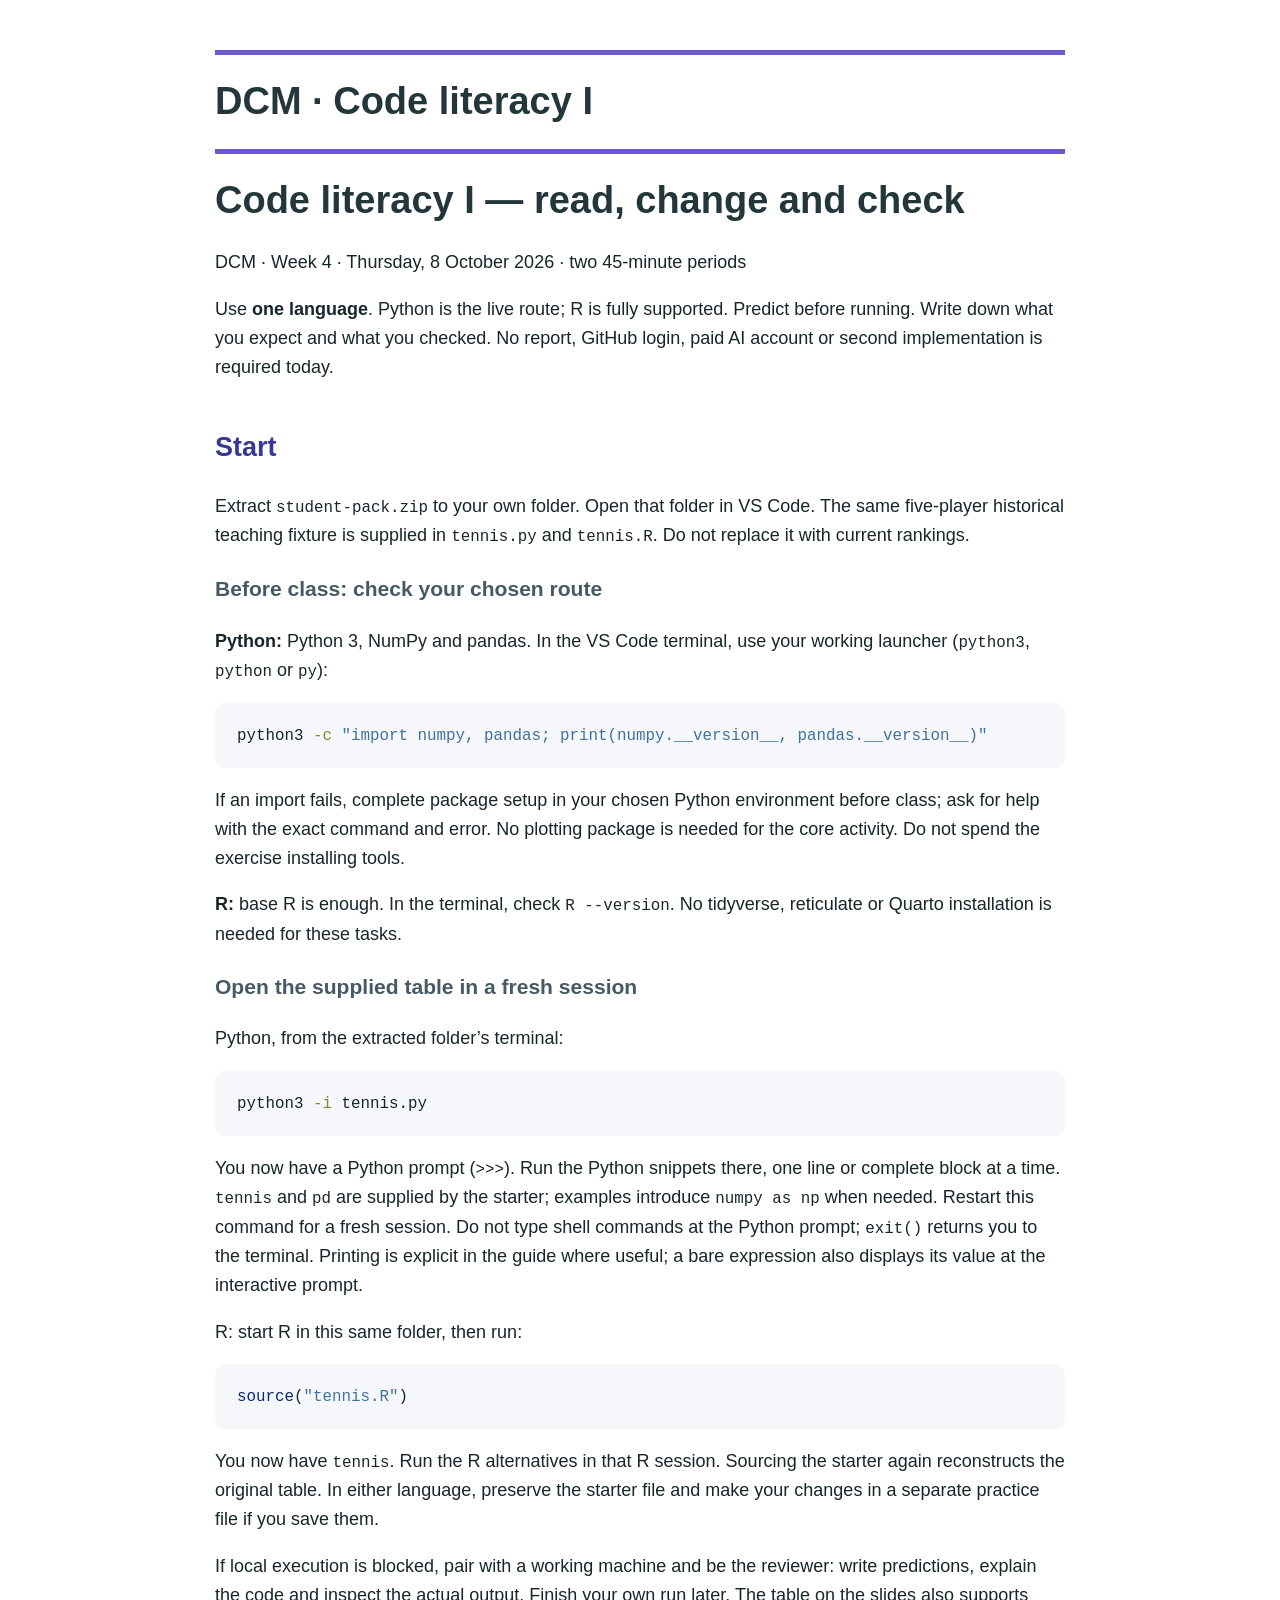
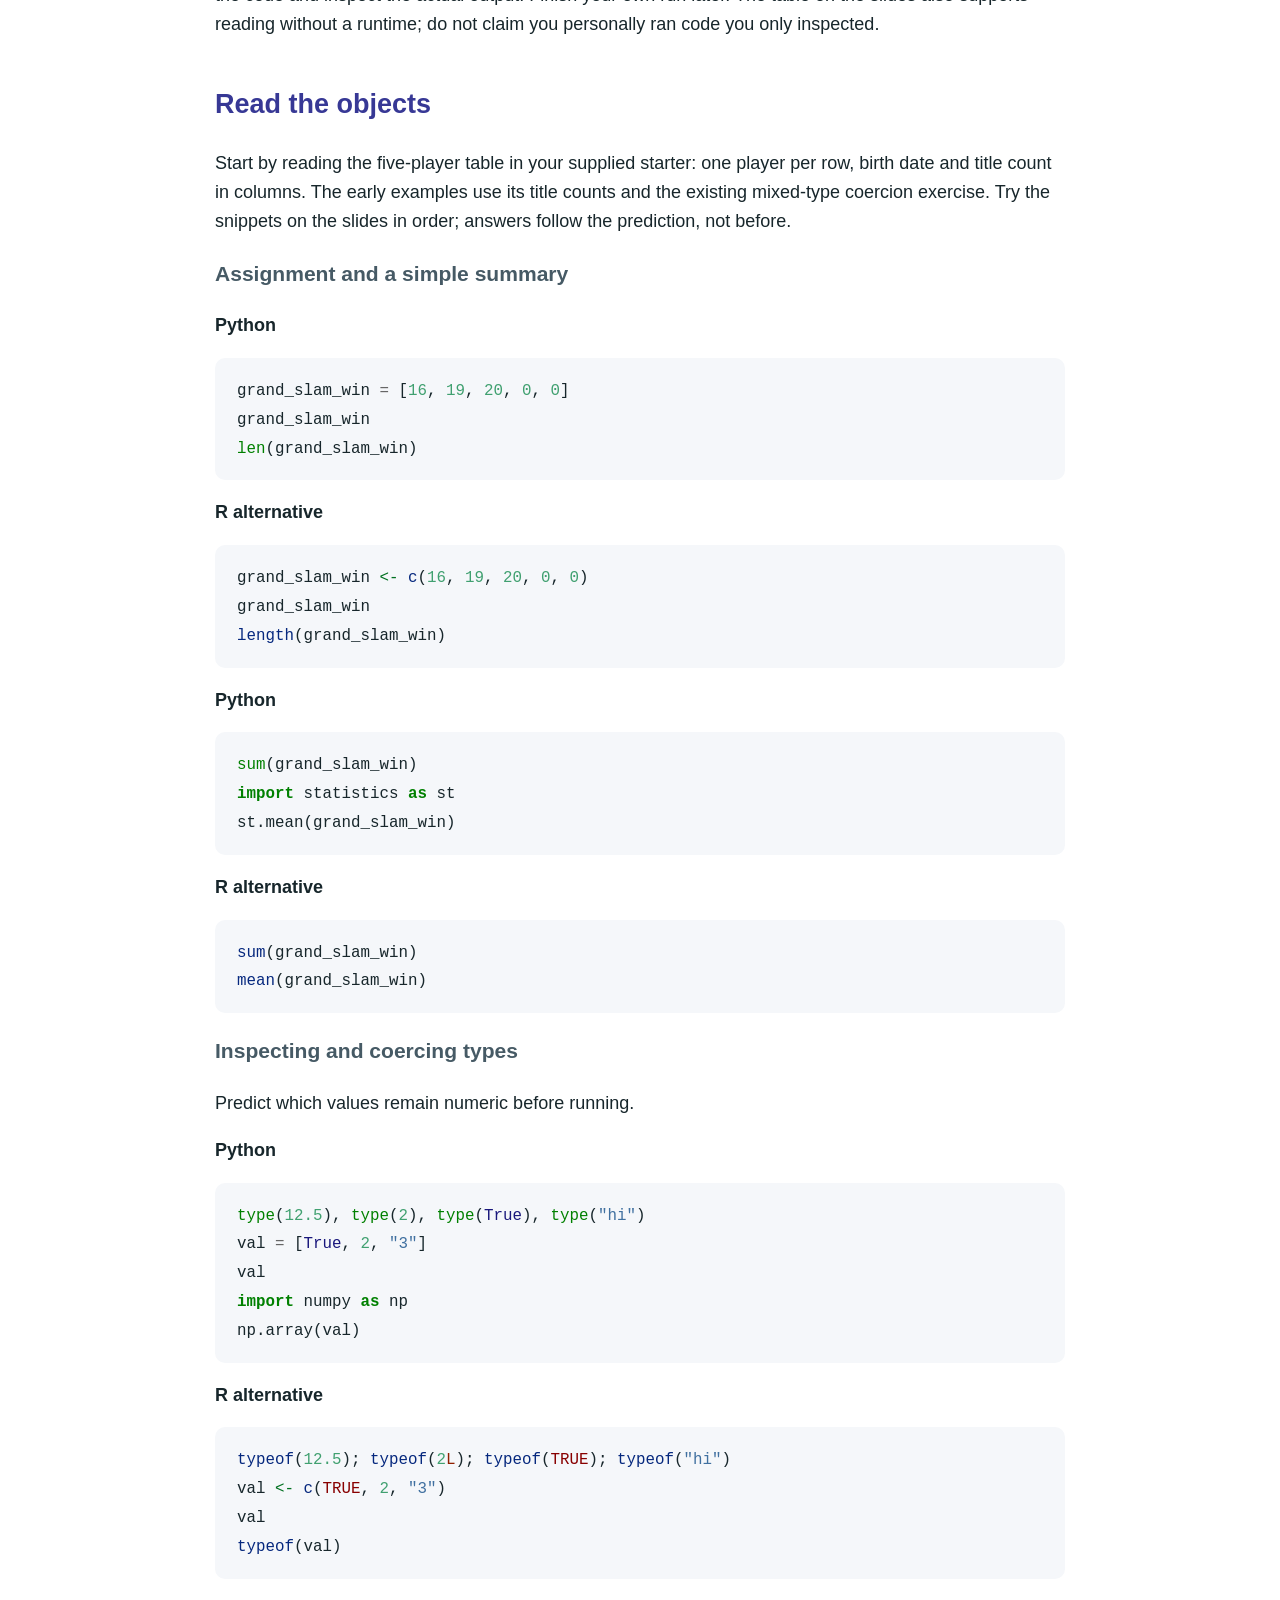
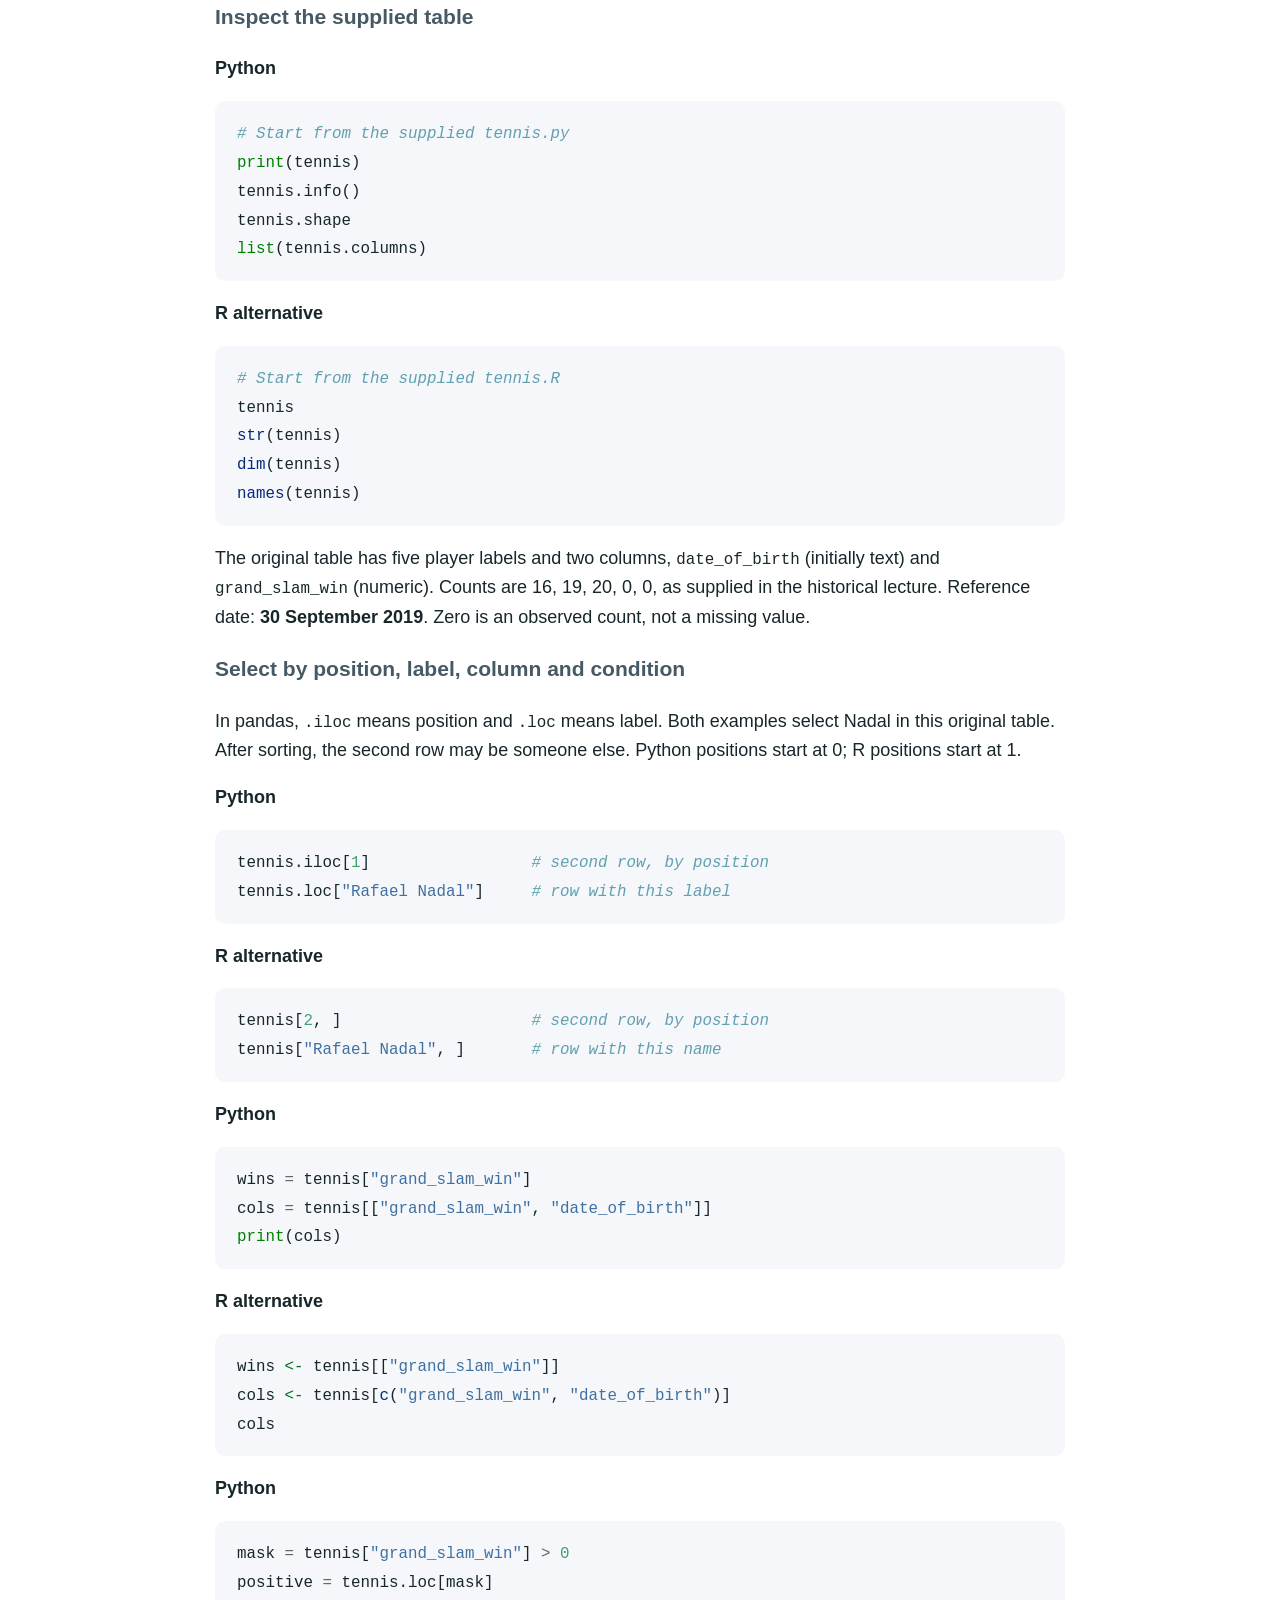
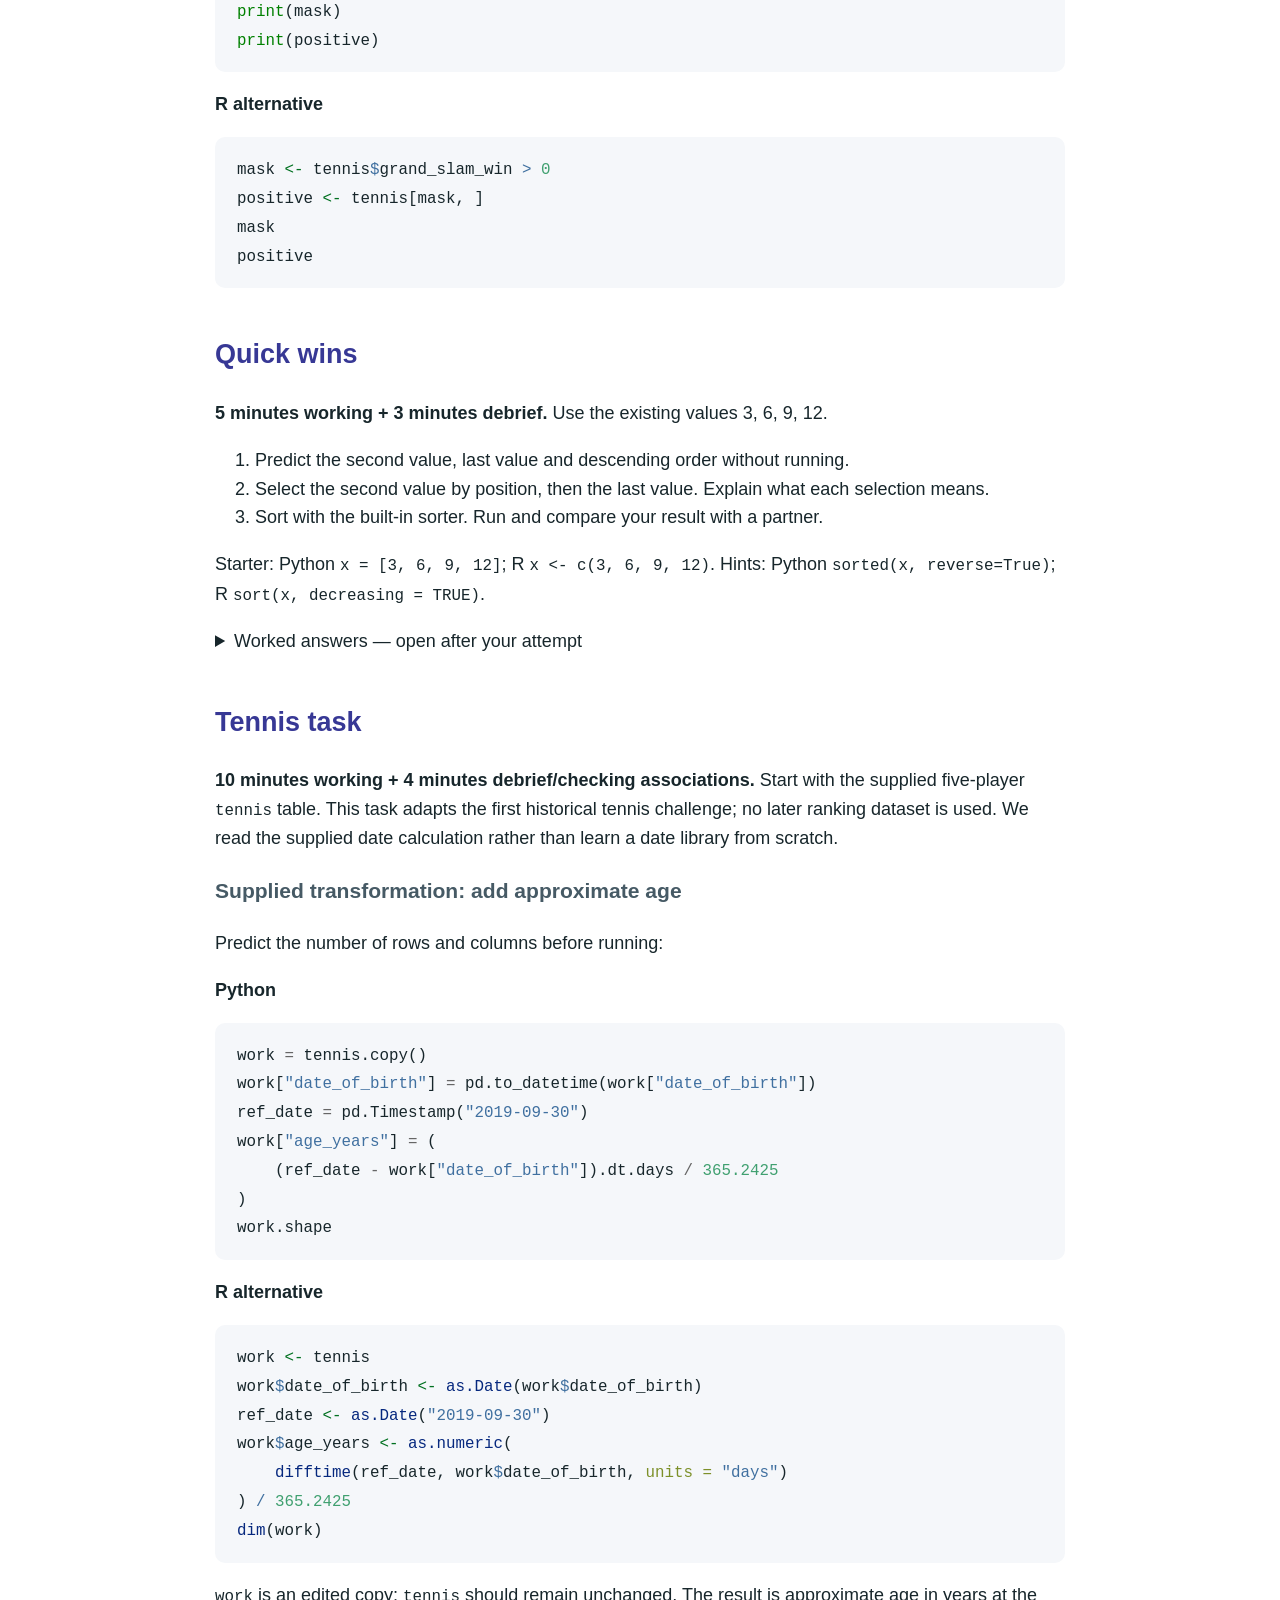
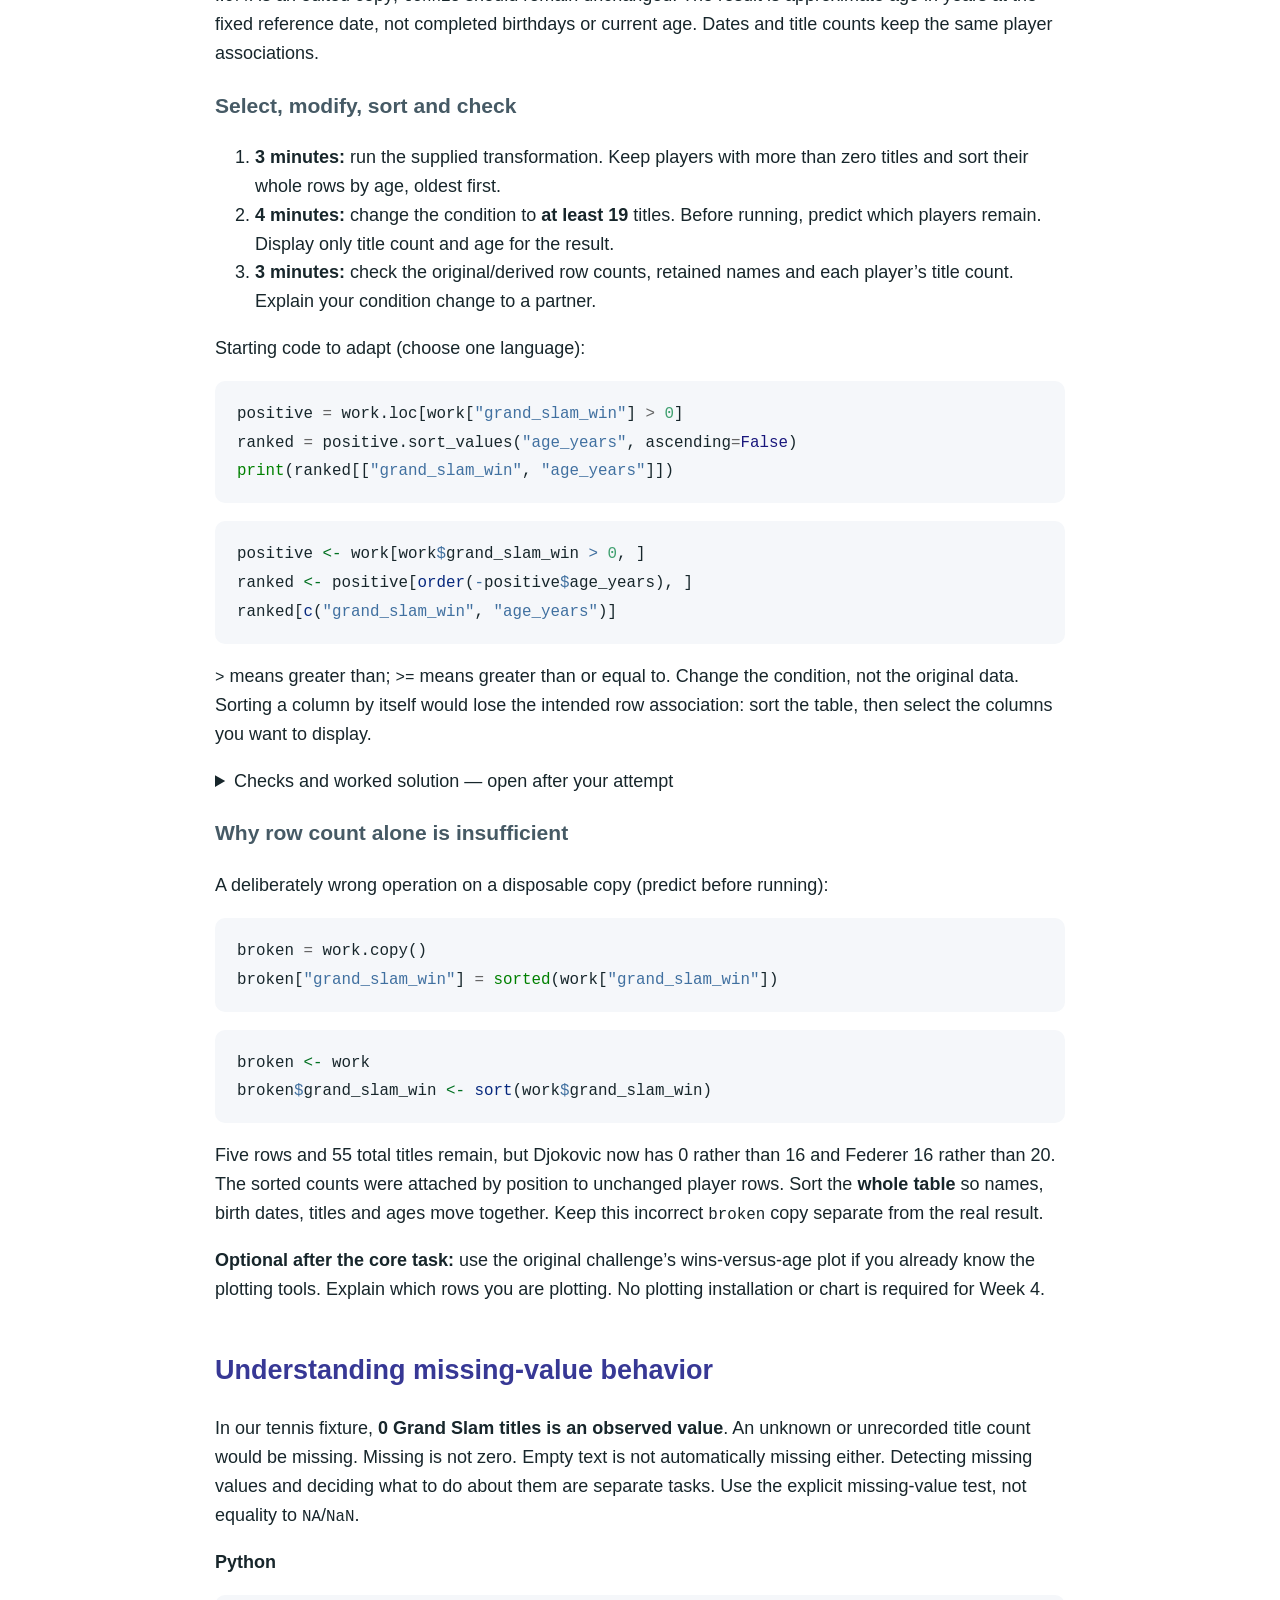
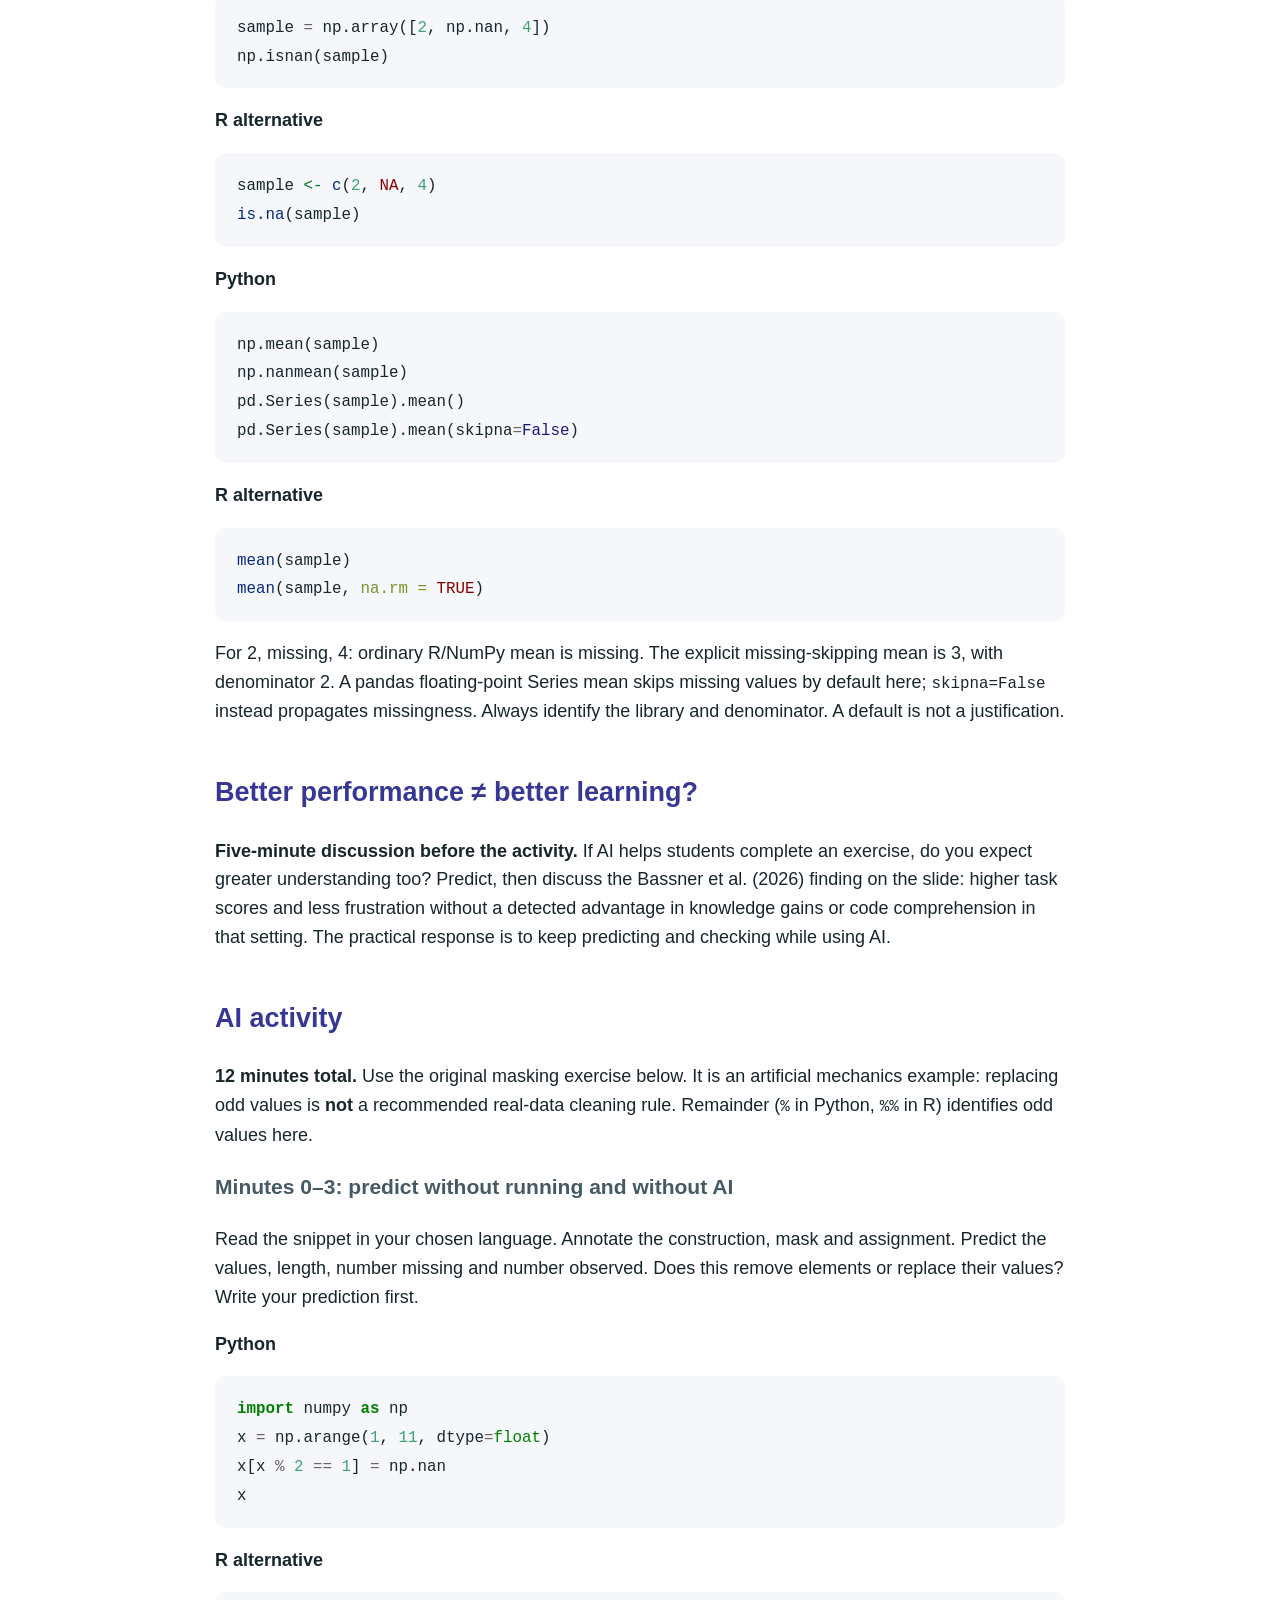
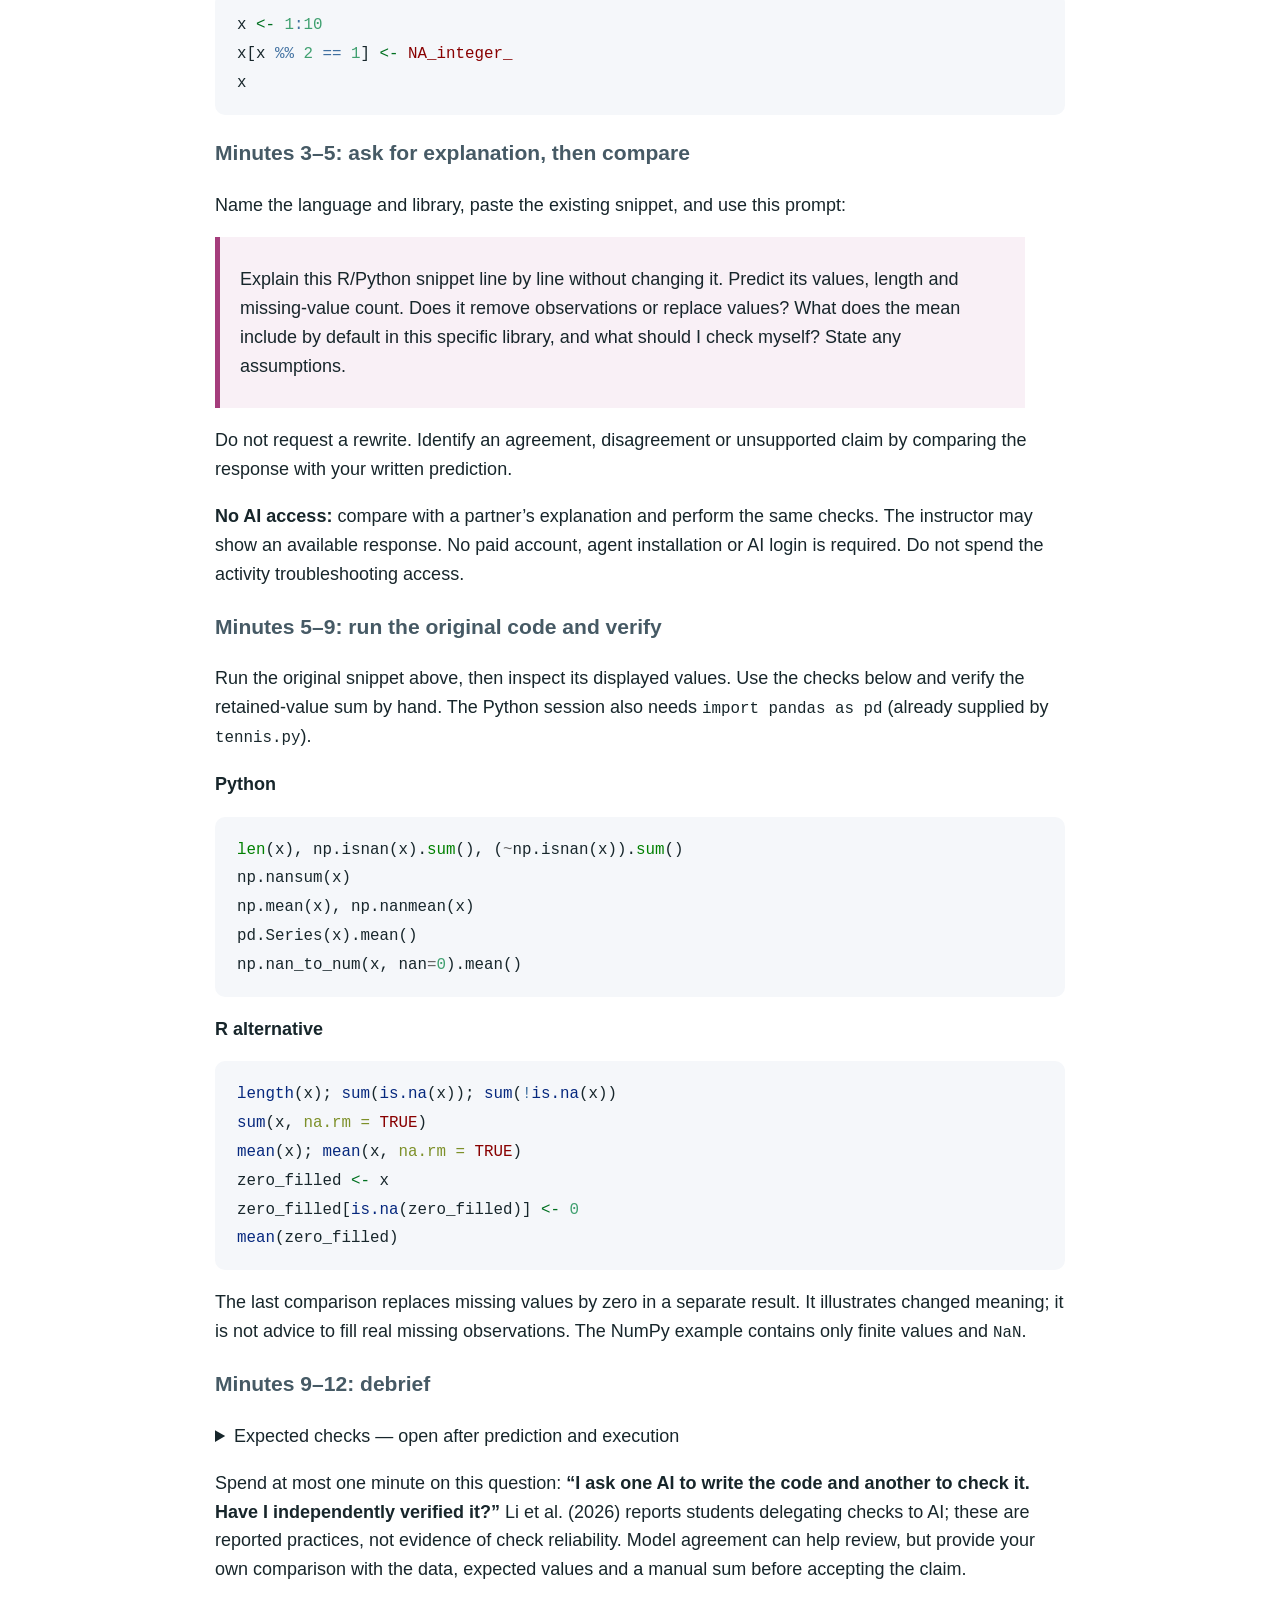
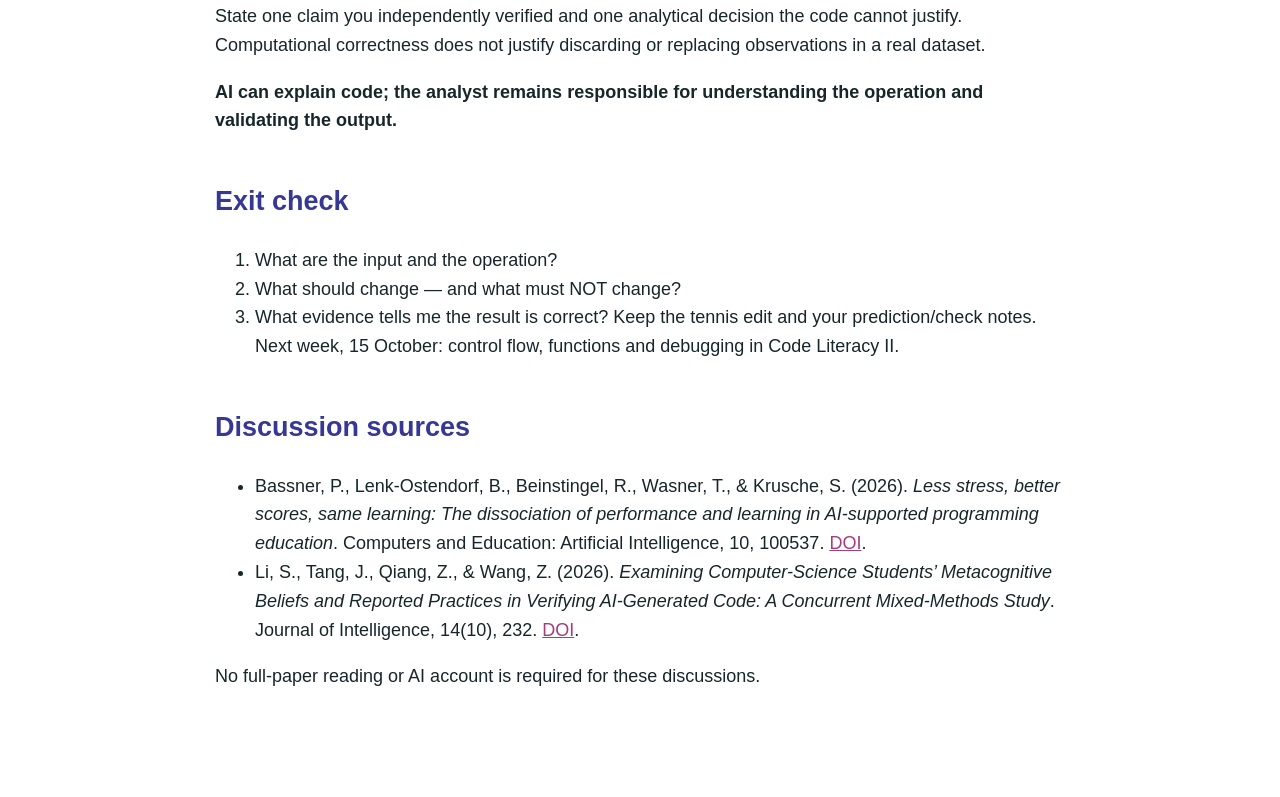
<file: slides/lecture02/practice/student-guide.html>
<!DOCTYPE html>
<html xmlns="http://www.w3.org/1999/xhtml" lang xml:lang>
<head>
  <meta charset="utf-8" />
  <meta name="generator" content="pandoc" />
  <meta name="viewport" content="width=device-width, initial-scale=1.0, user-scalable=yes" />
  <title>DCM · Code literacy I</title>
  <style>
code{white-space: pre-wrap;}
span.smallcaps{font-variant: small-caps;}
div.columns{display: flex; gap: min(4vw, 1.5em);}
div.column{flex: auto; overflow-x: auto;}
div.hanging-indent{margin-left: 1.5em; text-indent: -1.5em;}

ul.task-list[class]{list-style: none;}
ul.task-list li input[type="checkbox"] {
font-size: inherit;
width: 0.8em;
margin: 0 0.8em 0.2em -1.6em;
vertical-align: middle;
}
.display.math{display: block; text-align: center; margin: 0.5rem auto;}

html { -webkit-text-size-adjust: 100%; }
pre > code.sourceCode { white-space: pre; position: relative; }
pre > code.sourceCode > span { display: inline-block; line-height: 1.25; }
pre > code.sourceCode > span:empty { height: 1.2em; }
.sourceCode { overflow: visible; }
code.sourceCode > span { color: inherit; text-decoration: inherit; }
div.sourceCode { margin: 1em 0; }
pre.sourceCode { margin: 0; }
@media screen {
div.sourceCode { overflow: auto; }
}
@media print {
pre > code.sourceCode { white-space: pre-wrap; }
pre > code.sourceCode > span { text-indent: -5em; padding-left: 5em; }
}
pre.numberSource code
{ counter-reset: source-line 0; }
pre.numberSource code > span
{ position: relative; left: -4em; counter-increment: source-line; }
pre.numberSource code > span > a:first-child::before
{ content: counter(source-line);
position: relative; left: -1em; text-align: right; vertical-align: baseline;
border: none; display: inline-block;
-webkit-touch-callout: none; -webkit-user-select: none;
-khtml-user-select: none; -moz-user-select: none;
-ms-user-select: none; user-select: none;
padding: 0 4px; width: 4em;
color: #aaaaaa;
}
pre.numberSource { margin-left: 3em; border-left: 1px solid #aaaaaa; padding-left: 4px; }
div.sourceCode
{ }
@media screen {
pre > code.sourceCode > span > a:first-child::before { text-decoration: underline; }
}
code span.al { color: #ff0000; font-weight: bold; } 
code span.an { color: #60a0b0; font-weight: bold; font-style: italic; } 
code span.at { color: #7d9029; } 
code span.bn { color: #40a070; } 
code span.bu { color: #008000; } 
code span.cf { color: #007020; font-weight: bold; } 
code span.ch { color: #4070a0; } 
code span.cn { color: #880000; } 
code span.co { color: #60a0b0; font-style: italic; } 
code span.cv { color: #60a0b0; font-weight: bold; font-style: italic; } 
code span.do { color: #ba2121; font-style: italic; } 
code span.dt { color: #902000; } 
code span.dv { color: #40a070; } 
code span.er { color: #ff0000; font-weight: bold; } 
code span.ex { } 
code span.fl { color: #40a070; } 
code span.fu { color: #06287e; } 
code span.im { color: #008000; font-weight: bold; } 
code span.in { color: #60a0b0; font-weight: bold; font-style: italic; } 
code span.kw { color: #007020; font-weight: bold; } 
code span.op { color: #666666; } 
code span.ot { color: #007020; } 
code span.pp { color: #bc7a00; } 
code span.sc { color: #4070a0; } 
code span.ss { color: #bb6688; } 
code span.st { color: #4070a0; } 
code span.va { color: #19177c; } 
code span.vs { color: #4070a0; } 
code span.wa { color: #60a0b0; font-weight: bold; font-style: italic; } 
</style>
  <style type="text/css">body { max-width: 850px; margin: 50px auto; padding: 0 28px; font: 18px/1.6 'Liberation Sans', Arial, sans-serif; color: #17262b; }
h1 { font-size: 38px; line-height: 1.15; color: #23373b; border-top: 5px solid #6a5acd; padding-top: 25px; }
h2 { margin-top: 45px; color: #373895; } h3 { color: #465a65; }
a { color: #a53d7c; } pre { background: #f5f7fa; padding: 18px 22px; border-radius: 10px; overflow-x: auto; }
code { font-family: 'Liberation Mono', monospace; font-size: .88em; } blockquote { border-left: 5px solid #a53d7c; margin-left: 0; padding: 10px 20px; background: #f9f0f6; }
table { border-collapse: collapse; width: 100%; } td,th { text-align: left; padding: 10px; border-bottom: 1px solid #dce0ed; }
@media print { body { margin: 0; font-size: 11pt; } pre { white-space: pre-wrap; } h2,h3 { break-after: avoid; } }
</style>
</head>
<body>
<header id="title-block-header">
<h1 class="title">DCM · Code literacy I</h1>
</header>
<h1 id="code-literacy-i-read-change-and-check">Code literacy I — read,
change and check</h1>
<p>DCM · Week 4 · Thursday, 8 October 2026 · two 45-minute periods</p>
<p>Use <strong>one language</strong>. Python is the live route; R is
fully supported. Predict before running. Write down what you expect and
what you checked. No report, GitHub login, paid AI account or second
implementation is required today.</p>
<h2 id="start">Start</h2>
<p>Extract <code>student-pack.zip</code> to your own folder. Open that
folder in VS Code. The same five-player historical teaching fixture is
supplied in <code>tennis.py</code> and <code>tennis.R</code>. Do not
replace it with current rankings.</p>
<h3 id="before-class-check-your-chosen-route">Before class: check your
chosen route</h3>
<p><strong>Python:</strong> Python 3, NumPy and pandas. In the VS Code
terminal, use your working launcher (<code>python3</code>,
<code>python</code> or <code>py</code>):</p>
<div class="sourceCode" id="cb1"><pre class="sourceCode bash"><code class="sourceCode bash"><span id="cb1-1"><a href="#cb1-1" aria-hidden="true" tabindex="-1"></a><span class="ex">python3</span> <span class="at">-c</span> <span class="st">&quot;import numpy, pandas; print(numpy.__version__, pandas.__version__)&quot;</span></span></code></pre></div>
<p>If an import fails, complete package setup in your chosen Python
environment before class; ask for help with the exact command and error.
No plotting package is needed for the core activity. Do not spend the
exercise installing tools.</p>
<p><strong>R:</strong> base R is enough. In the terminal, check
<code>R --version</code>. No tidyverse, reticulate or Quarto
installation is needed for these tasks.</p>
<h3 id="open-the-supplied-table-in-a-fresh-session">Open the supplied
table in a fresh session</h3>
<p>Python, from the extracted folder’s terminal:</p>
<div class="sourceCode" id="cb2"><pre class="sourceCode bash"><code class="sourceCode bash"><span id="cb2-1"><a href="#cb2-1" aria-hidden="true" tabindex="-1"></a><span class="ex">python3</span> <span class="at">-i</span> tennis.py</span></code></pre></div>
<p>You now have a Python prompt (<code>&gt;&gt;&gt;</code>). Run the
Python snippets there, one line or complete block at a time.
<code>tennis</code> and <code>pd</code> are supplied by the starter;
examples introduce <code>numpy as np</code> when needed. Restart this
command for a fresh session. Do not type shell commands at the Python
prompt; <code>exit()</code> returns you to the terminal. Printing is
explicit in the guide where useful; a bare expression also displays its
value at the interactive prompt.</p>
<p>R: start R in this same folder, then run:</p>
<div class="sourceCode" id="cb3"><pre class="sourceCode r"><code class="sourceCode r"><span id="cb3-1"><a href="#cb3-1" aria-hidden="true" tabindex="-1"></a><span class="fu">source</span>(<span class="st">&quot;tennis.R&quot;</span>)</span></code></pre></div>
<p>You now have <code>tennis</code>. Run the R alternatives in that R
session. Sourcing the starter again reconstructs the original table. In
either language, preserve the starter file and make your changes in a
separate practice file if you save them.</p>
<p>If local execution is blocked, pair with a working machine and be the
reviewer: write predictions, explain the code and inspect the actual
output. Finish your own run later. The table on the slides also supports
reading without a runtime; do not claim you personally ran code you only
inspected.</p>
<h2 id="read-the-objects">Read the objects</h2>
<p>Start by reading the five-player table in your supplied starter: one
player per row, birth date and title count in columns. The early
examples use its title counts and the existing mixed-type coercion
exercise. Try the snippets on the slides in order; answers follow the
prediction, not before.</p>
<h3 id="assignment-and-a-simple-summary">Assignment and a simple
summary</h3>
<p><strong>Python</strong></p>
<div class="sourceCode" id="cb4"><pre class="sourceCode python"><code class="sourceCode python"><span id="cb4-1"><a href="#cb4-1" aria-hidden="true" tabindex="-1"></a>grand_slam_win <span class="op">=</span> [<span class="dv">16</span>, <span class="dv">19</span>, <span class="dv">20</span>, <span class="dv">0</span>, <span class="dv">0</span>]</span>
<span id="cb4-2"><a href="#cb4-2" aria-hidden="true" tabindex="-1"></a>grand_slam_win</span>
<span id="cb4-3"><a href="#cb4-3" aria-hidden="true" tabindex="-1"></a><span class="bu">len</span>(grand_slam_win)</span></code></pre></div>
<p><strong>R alternative</strong></p>
<div class="sourceCode" id="cb5"><pre class="sourceCode r"><code class="sourceCode r"><span id="cb5-1"><a href="#cb5-1" aria-hidden="true" tabindex="-1"></a>grand_slam_win <span class="ot">&lt;-</span> <span class="fu">c</span>(<span class="dv">16</span>, <span class="dv">19</span>, <span class="dv">20</span>, <span class="dv">0</span>, <span class="dv">0</span>)</span>
<span id="cb5-2"><a href="#cb5-2" aria-hidden="true" tabindex="-1"></a>grand_slam_win</span>
<span id="cb5-3"><a href="#cb5-3" aria-hidden="true" tabindex="-1"></a><span class="fu">length</span>(grand_slam_win)</span></code></pre></div>
<p><strong>Python</strong></p>
<div class="sourceCode" id="cb6"><pre class="sourceCode python"><code class="sourceCode python"><span id="cb6-1"><a href="#cb6-1" aria-hidden="true" tabindex="-1"></a><span class="bu">sum</span>(grand_slam_win)</span>
<span id="cb6-2"><a href="#cb6-2" aria-hidden="true" tabindex="-1"></a><span class="im">import</span> statistics <span class="im">as</span> st</span>
<span id="cb6-3"><a href="#cb6-3" aria-hidden="true" tabindex="-1"></a>st.mean(grand_slam_win)</span></code></pre></div>
<p><strong>R alternative</strong></p>
<div class="sourceCode" id="cb7"><pre class="sourceCode r"><code class="sourceCode r"><span id="cb7-1"><a href="#cb7-1" aria-hidden="true" tabindex="-1"></a><span class="fu">sum</span>(grand_slam_win)</span>
<span id="cb7-2"><a href="#cb7-2" aria-hidden="true" tabindex="-1"></a><span class="fu">mean</span>(grand_slam_win)</span></code></pre></div>
<h3 id="inspecting-and-coercing-types">Inspecting and coercing
types</h3>
<p>Predict which values remain numeric before running.</p>
<p><strong>Python</strong></p>
<div class="sourceCode" id="cb8"><pre class="sourceCode python"><code class="sourceCode python"><span id="cb8-1"><a href="#cb8-1" aria-hidden="true" tabindex="-1"></a><span class="bu">type</span>(<span class="fl">12.5</span>), <span class="bu">type</span>(<span class="dv">2</span>), <span class="bu">type</span>(<span class="va">True</span>), <span class="bu">type</span>(<span class="st">&quot;hi&quot;</span>)</span>
<span id="cb8-2"><a href="#cb8-2" aria-hidden="true" tabindex="-1"></a>val <span class="op">=</span> [<span class="va">True</span>, <span class="dv">2</span>, <span class="st">&quot;3&quot;</span>]</span>
<span id="cb8-3"><a href="#cb8-3" aria-hidden="true" tabindex="-1"></a>val</span>
<span id="cb8-4"><a href="#cb8-4" aria-hidden="true" tabindex="-1"></a><span class="im">import</span> numpy <span class="im">as</span> np</span>
<span id="cb8-5"><a href="#cb8-5" aria-hidden="true" tabindex="-1"></a>np.array(val)</span></code></pre></div>
<p><strong>R alternative</strong></p>
<div class="sourceCode" id="cb9"><pre class="sourceCode r"><code class="sourceCode r"><span id="cb9-1"><a href="#cb9-1" aria-hidden="true" tabindex="-1"></a><span class="fu">typeof</span>(<span class="fl">12.5</span>); <span class="fu">typeof</span>(<span class="dv">2</span><span class="dt">L</span>); <span class="fu">typeof</span>(<span class="cn">TRUE</span>); <span class="fu">typeof</span>(<span class="st">&quot;hi&quot;</span>)</span>
<span id="cb9-2"><a href="#cb9-2" aria-hidden="true" tabindex="-1"></a>val <span class="ot">&lt;-</span> <span class="fu">c</span>(<span class="cn">TRUE</span>, <span class="dv">2</span>, <span class="st">&quot;3&quot;</span>)</span>
<span id="cb9-3"><a href="#cb9-3" aria-hidden="true" tabindex="-1"></a>val</span>
<span id="cb9-4"><a href="#cb9-4" aria-hidden="true" tabindex="-1"></a><span class="fu">typeof</span>(val)</span></code></pre></div>
<h3 id="inspect-the-supplied-table">Inspect the supplied table</h3>
<p><strong>Python</strong></p>
<div class="sourceCode" id="cb10"><pre class="sourceCode python"><code class="sourceCode python"><span id="cb10-1"><a href="#cb10-1" aria-hidden="true" tabindex="-1"></a><span class="co"># Start from the supplied tennis.py</span></span>
<span id="cb10-2"><a href="#cb10-2" aria-hidden="true" tabindex="-1"></a><span class="bu">print</span>(tennis)</span>
<span id="cb10-3"><a href="#cb10-3" aria-hidden="true" tabindex="-1"></a>tennis.info()</span>
<span id="cb10-4"><a href="#cb10-4" aria-hidden="true" tabindex="-1"></a>tennis.shape</span>
<span id="cb10-5"><a href="#cb10-5" aria-hidden="true" tabindex="-1"></a><span class="bu">list</span>(tennis.columns)</span></code></pre></div>
<p><strong>R alternative</strong></p>
<div class="sourceCode" id="cb11"><pre class="sourceCode r"><code class="sourceCode r"><span id="cb11-1"><a href="#cb11-1" aria-hidden="true" tabindex="-1"></a><span class="co"># Start from the supplied tennis.R</span></span>
<span id="cb11-2"><a href="#cb11-2" aria-hidden="true" tabindex="-1"></a>tennis</span>
<span id="cb11-3"><a href="#cb11-3" aria-hidden="true" tabindex="-1"></a><span class="fu">str</span>(tennis)</span>
<span id="cb11-4"><a href="#cb11-4" aria-hidden="true" tabindex="-1"></a><span class="fu">dim</span>(tennis)</span>
<span id="cb11-5"><a href="#cb11-5" aria-hidden="true" tabindex="-1"></a><span class="fu">names</span>(tennis)</span></code></pre></div>
<p>The original table has five player labels and two columns,
<code>date_of_birth</code> (initially text) and
<code>grand_slam_win</code> (numeric). Counts are 16, 19, 20, 0, 0, as
supplied in the historical lecture. Reference date: <strong>30 September
2019</strong>. Zero is an observed count, not a missing value.</p>
<h3 id="select-by-position-label-column-and-condition">Select by
position, label, column and condition</h3>
<p>In pandas, <code>.iloc</code> means position and <code>.loc</code>
means label. Both examples select Nadal in this original table. After
sorting, the second row may be someone else. Python positions start at
0; R positions start at 1.</p>
<p><strong>Python</strong></p>
<div class="sourceCode" id="cb12"><pre class="sourceCode python"><code class="sourceCode python"><span id="cb12-1"><a href="#cb12-1" aria-hidden="true" tabindex="-1"></a>tennis.iloc[<span class="dv">1</span>]                 <span class="co"># second row, by position</span></span>
<span id="cb12-2"><a href="#cb12-2" aria-hidden="true" tabindex="-1"></a>tennis.loc[<span class="st">&quot;Rafael Nadal&quot;</span>]     <span class="co"># row with this label</span></span></code></pre></div>
<p><strong>R alternative</strong></p>
<div class="sourceCode" id="cb13"><pre class="sourceCode r"><code class="sourceCode r"><span id="cb13-1"><a href="#cb13-1" aria-hidden="true" tabindex="-1"></a>tennis[<span class="dv">2</span>, ]                    <span class="co"># second row, by position</span></span>
<span id="cb13-2"><a href="#cb13-2" aria-hidden="true" tabindex="-1"></a>tennis[<span class="st">&quot;Rafael Nadal&quot;</span>, ]       <span class="co"># row with this name</span></span></code></pre></div>
<p><strong>Python</strong></p>
<div class="sourceCode" id="cb14"><pre class="sourceCode python"><code class="sourceCode python"><span id="cb14-1"><a href="#cb14-1" aria-hidden="true" tabindex="-1"></a>wins <span class="op">=</span> tennis[<span class="st">&quot;grand_slam_win&quot;</span>]</span>
<span id="cb14-2"><a href="#cb14-2" aria-hidden="true" tabindex="-1"></a>cols <span class="op">=</span> tennis[[<span class="st">&quot;grand_slam_win&quot;</span>, <span class="st">&quot;date_of_birth&quot;</span>]]</span>
<span id="cb14-3"><a href="#cb14-3" aria-hidden="true" tabindex="-1"></a><span class="bu">print</span>(cols)</span></code></pre></div>
<p><strong>R alternative</strong></p>
<div class="sourceCode" id="cb15"><pre class="sourceCode r"><code class="sourceCode r"><span id="cb15-1"><a href="#cb15-1" aria-hidden="true" tabindex="-1"></a>wins <span class="ot">&lt;-</span> tennis[[<span class="st">&quot;grand_slam_win&quot;</span>]]</span>
<span id="cb15-2"><a href="#cb15-2" aria-hidden="true" tabindex="-1"></a>cols <span class="ot">&lt;-</span> tennis[<span class="fu">c</span>(<span class="st">&quot;grand_slam_win&quot;</span>, <span class="st">&quot;date_of_birth&quot;</span>)]</span>
<span id="cb15-3"><a href="#cb15-3" aria-hidden="true" tabindex="-1"></a>cols</span></code></pre></div>
<p><strong>Python</strong></p>
<div class="sourceCode" id="cb16"><pre class="sourceCode python"><code class="sourceCode python"><span id="cb16-1"><a href="#cb16-1" aria-hidden="true" tabindex="-1"></a>mask <span class="op">=</span> tennis[<span class="st">&quot;grand_slam_win&quot;</span>] <span class="op">&gt;</span> <span class="dv">0</span></span>
<span id="cb16-2"><a href="#cb16-2" aria-hidden="true" tabindex="-1"></a>positive <span class="op">=</span> tennis.loc[mask]</span>
<span id="cb16-3"><a href="#cb16-3" aria-hidden="true" tabindex="-1"></a><span class="bu">print</span>(mask)</span>
<span id="cb16-4"><a href="#cb16-4" aria-hidden="true" tabindex="-1"></a><span class="bu">print</span>(positive)</span></code></pre></div>
<p><strong>R alternative</strong></p>
<div class="sourceCode" id="cb17"><pre class="sourceCode r"><code class="sourceCode r"><span id="cb17-1"><a href="#cb17-1" aria-hidden="true" tabindex="-1"></a>mask <span class="ot">&lt;-</span> tennis<span class="sc">$</span>grand_slam_win <span class="sc">&gt;</span> <span class="dv">0</span></span>
<span id="cb17-2"><a href="#cb17-2" aria-hidden="true" tabindex="-1"></a>positive <span class="ot">&lt;-</span> tennis[mask, ]</span>
<span id="cb17-3"><a href="#cb17-3" aria-hidden="true" tabindex="-1"></a>mask</span>
<span id="cb17-4"><a href="#cb17-4" aria-hidden="true" tabindex="-1"></a>positive</span></code></pre></div>
<h2 id="quick-wins">Quick wins</h2>
<p><strong>5 minutes working + 3 minutes debrief.</strong> Use the
existing values 3, 6, 9, 12.</p>
<ol type="1">
<li>Predict the second value, last value and descending order without
running.</li>
<li>Select the second value by position, then the last value. Explain
what each selection means.</li>
<li>Sort with the built-in sorter. Run and compare your result with a
partner.</li>
</ol>
<p>Starter: Python <code>x = [3, 6, 9, 12]</code>; R
<code>x &lt;- c(3, 6, 9, 12)</code>. Hints: Python
<code>sorted(x, reverse=True)</code>; R
<code>sort(x, decreasing = TRUE)</code>.</p>
<details>
<summary>
Worked answers — open after your attempt
</summary>
<p><strong>Python</strong></p>
<div class="sourceCode" id="cb18"><pre class="sourceCode python"><code class="sourceCode python"><span id="cb18-1"><a href="#cb18-1" aria-hidden="true" tabindex="-1"></a>x <span class="op">=</span> [<span class="dv">3</span>, <span class="dv">6</span>, <span class="dv">9</span>, <span class="dv">12</span>]</span>
<span id="cb18-2"><a href="#cb18-2" aria-hidden="true" tabindex="-1"></a>x[<span class="dv">1</span>]                         <span class="co"># second value</span></span>
<span id="cb18-3"><a href="#cb18-3" aria-hidden="true" tabindex="-1"></a>x[<span class="op">-</span><span class="dv">1</span>]                        <span class="co"># last value</span></span>
<span id="cb18-4"><a href="#cb18-4" aria-hidden="true" tabindex="-1"></a><span class="bu">sorted</span>(x, reverse<span class="op">=</span><span class="va">True</span>)</span></code></pre></div>
<p><strong>R alternative</strong></p>
<div class="sourceCode" id="cb19"><pre class="sourceCode r"><code class="sourceCode r"><span id="cb19-1"><a href="#cb19-1" aria-hidden="true" tabindex="-1"></a>x <span class="ot">&lt;-</span> <span class="fu">c</span>(<span class="dv">3</span>, <span class="dv">6</span>, <span class="dv">9</span>, <span class="dv">12</span>)</span>
<span id="cb19-2"><a href="#cb19-2" aria-hidden="true" tabindex="-1"></a>x[<span class="dv">2</span>]                         <span class="co"># second value</span></span>
<span id="cb19-3"><a href="#cb19-3" aria-hidden="true" tabindex="-1"></a><span class="fu">tail</span>(x, <span class="dv">1</span>)                   <span class="co"># last value</span></span>
<span id="cb19-4"><a href="#cb19-4" aria-hidden="true" tabindex="-1"></a><span class="fu">sort</span>(x, <span class="at">decreasing =</span> <span class="cn">TRUE</span>)</span></code></pre></div>
<p>Expected: second 6; last 12; descending values 12, 9, 6, 3. Explain
which values were selected. The sorter returns a reordered sequence;
<code>x</code> stays unchanged unless you assign the result back to
it.</p>
</details>
<h2 id="tennis-task">Tennis task</h2>
<p><strong>10 minutes working + 4 minutes debrief/checking
associations.</strong> Start with the supplied five-player
<code>tennis</code> table. This task adapts the first historical tennis
challenge; no later ranking dataset is used. We read the supplied date
calculation rather than learn a date library from scratch.</p>
<h3 id="supplied-transformation-add-approximate-age">Supplied
transformation: add approximate age</h3>
<p>Predict the number of rows and columns before running:</p>
<p><strong>Python</strong></p>
<div class="sourceCode" id="cb20"><pre class="sourceCode python"><code class="sourceCode python"><span id="cb20-1"><a href="#cb20-1" aria-hidden="true" tabindex="-1"></a>work <span class="op">=</span> tennis.copy()</span>
<span id="cb20-2"><a href="#cb20-2" aria-hidden="true" tabindex="-1"></a>work[<span class="st">&quot;date_of_birth&quot;</span>] <span class="op">=</span> pd.to_datetime(work[<span class="st">&quot;date_of_birth&quot;</span>])</span>
<span id="cb20-3"><a href="#cb20-3" aria-hidden="true" tabindex="-1"></a>ref_date <span class="op">=</span> pd.Timestamp(<span class="st">&quot;2019-09-30&quot;</span>)</span>
<span id="cb20-4"><a href="#cb20-4" aria-hidden="true" tabindex="-1"></a>work[<span class="st">&quot;age_years&quot;</span>] <span class="op">=</span> (</span>
<span id="cb20-5"><a href="#cb20-5" aria-hidden="true" tabindex="-1"></a>    (ref_date <span class="op">-</span> work[<span class="st">&quot;date_of_birth&quot;</span>]).dt.days <span class="op">/</span> <span class="fl">365.2425</span></span>
<span id="cb20-6"><a href="#cb20-6" aria-hidden="true" tabindex="-1"></a>)</span>
<span id="cb20-7"><a href="#cb20-7" aria-hidden="true" tabindex="-1"></a>work.shape</span></code></pre></div>
<p><strong>R alternative</strong></p>
<div class="sourceCode" id="cb21"><pre class="sourceCode r"><code class="sourceCode r"><span id="cb21-1"><a href="#cb21-1" aria-hidden="true" tabindex="-1"></a>work <span class="ot">&lt;-</span> tennis</span>
<span id="cb21-2"><a href="#cb21-2" aria-hidden="true" tabindex="-1"></a>work<span class="sc">$</span>date_of_birth <span class="ot">&lt;-</span> <span class="fu">as.Date</span>(work<span class="sc">$</span>date_of_birth)</span>
<span id="cb21-3"><a href="#cb21-3" aria-hidden="true" tabindex="-1"></a>ref_date <span class="ot">&lt;-</span> <span class="fu">as.Date</span>(<span class="st">&quot;2019-09-30&quot;</span>)</span>
<span id="cb21-4"><a href="#cb21-4" aria-hidden="true" tabindex="-1"></a>work<span class="sc">$</span>age_years <span class="ot">&lt;-</span> <span class="fu">as.numeric</span>(</span>
<span id="cb21-5"><a href="#cb21-5" aria-hidden="true" tabindex="-1"></a>    <span class="fu">difftime</span>(ref_date, work<span class="sc">$</span>date_of_birth, <span class="at">units =</span> <span class="st">&quot;days&quot;</span>)</span>
<span id="cb21-6"><a href="#cb21-6" aria-hidden="true" tabindex="-1"></a>) <span class="sc">/</span> <span class="fl">365.2425</span></span>
<span id="cb21-7"><a href="#cb21-7" aria-hidden="true" tabindex="-1"></a><span class="fu">dim</span>(work)</span></code></pre></div>
<p><code>work</code> is an edited copy; <code>tennis</code> should
remain unchanged. The result is approximate age in years at the fixed
reference date, not completed birthdays or current age. Dates and title
counts keep the same player associations.</p>
<h3 id="select-modify-sort-and-check">Select, modify, sort and
check</h3>
<ol type="1">
<li><strong>3 minutes:</strong> run the supplied transformation. Keep
players with more than zero titles and sort their whole rows by age,
oldest first.</li>
<li><strong>4 minutes:</strong> change the condition to <strong>at least
19</strong> titles. Before running, predict which players remain.
Display only title count and age for the result.</li>
<li><strong>3 minutes:</strong> check the original/derived row counts,
retained names and each player’s title count. Explain your condition
change to a partner.</li>
</ol>
<p>Starting code to adapt (choose one language):</p>
<div class="sourceCode" id="cb22"><pre class="sourceCode python"><code class="sourceCode python"><span id="cb22-1"><a href="#cb22-1" aria-hidden="true" tabindex="-1"></a>positive <span class="op">=</span> work.loc[work[<span class="st">&quot;grand_slam_win&quot;</span>] <span class="op">&gt;</span> <span class="dv">0</span>]</span>
<span id="cb22-2"><a href="#cb22-2" aria-hidden="true" tabindex="-1"></a>ranked <span class="op">=</span> positive.sort_values(<span class="st">&quot;age_years&quot;</span>, ascending<span class="op">=</span><span class="va">False</span>)</span>
<span id="cb22-3"><a href="#cb22-3" aria-hidden="true" tabindex="-1"></a><span class="bu">print</span>(ranked[[<span class="st">&quot;grand_slam_win&quot;</span>, <span class="st">&quot;age_years&quot;</span>]])</span></code></pre></div>
<div class="sourceCode" id="cb23"><pre class="sourceCode r"><code class="sourceCode r"><span id="cb23-1"><a href="#cb23-1" aria-hidden="true" tabindex="-1"></a>positive <span class="ot">&lt;-</span> work[work<span class="sc">$</span>grand_slam_win <span class="sc">&gt;</span> <span class="dv">0</span>, ]</span>
<span id="cb23-2"><a href="#cb23-2" aria-hidden="true" tabindex="-1"></a>ranked <span class="ot">&lt;-</span> positive[<span class="fu">order</span>(<span class="sc">-</span>positive<span class="sc">$</span>age_years), ]</span>
<span id="cb23-3"><a href="#cb23-3" aria-hidden="true" tabindex="-1"></a>ranked[<span class="fu">c</span>(<span class="st">&quot;grand_slam_win&quot;</span>, <span class="st">&quot;age_years&quot;</span>)]</span></code></pre></div>
<p><code>&gt;</code> means greater than; <code>&gt;=</code> means
greater than or equal to. Change the condition, not the original data.
Sorting a column by itself would lose the intended row association: sort
the table, then select the columns you want to display.</p>
<details>
<summary>
Checks and worked solution — open after your attempt
</summary>
<p><strong>Python</strong></p>
<div class="sourceCode" id="cb24"><pre class="sourceCode python"><code class="sourceCode python"><span id="cb24-1"><a href="#cb24-1" aria-hidden="true" tabindex="-1"></a>positive <span class="op">=</span> work.loc[work[<span class="st">&quot;grand_slam_win&quot;</span>] <span class="op">&gt;</span> <span class="dv">0</span>]</span>
<span id="cb24-2"><a href="#cb24-2" aria-hidden="true" tabindex="-1"></a>ranked <span class="op">=</span> positive.sort_values(<span class="st">&quot;age_years&quot;</span>, ascending<span class="op">=</span><span class="va">False</span>)</span>
<span id="cb24-3"><a href="#cb24-3" aria-hidden="true" tabindex="-1"></a>selected <span class="op">=</span> work.loc[work[<span class="st">&quot;grand_slam_win&quot;</span>] <span class="op">&gt;=</span> <span class="dv">19</span>]</span>
<span id="cb24-4"><a href="#cb24-4" aria-hidden="true" tabindex="-1"></a>selected <span class="op">=</span> selected.sort_values(<span class="st">&quot;age_years&quot;</span>, ascending<span class="op">=</span><span class="va">False</span>)</span>
<span id="cb24-5"><a href="#cb24-5" aria-hidden="true" tabindex="-1"></a><span class="bu">print</span>(selected[[<span class="st">&quot;grand_slam_win&quot;</span>, <span class="st">&quot;age_years&quot;</span>]])</span></code></pre></div>
<p><strong>R alternative</strong></p>
<div class="sourceCode" id="cb25"><pre class="sourceCode r"><code class="sourceCode r"><span id="cb25-1"><a href="#cb25-1" aria-hidden="true" tabindex="-1"></a>positive <span class="ot">&lt;-</span> work[work<span class="sc">$</span>grand_slam_win <span class="sc">&gt;</span> <span class="dv">0</span>, ]</span>
<span id="cb25-2"><a href="#cb25-2" aria-hidden="true" tabindex="-1"></a>ranked <span class="ot">&lt;-</span> positive[<span class="fu">order</span>(<span class="sc">-</span>positive<span class="sc">$</span>age_years), ]</span>
<span id="cb25-3"><a href="#cb25-3" aria-hidden="true" tabindex="-1"></a>selected <span class="ot">&lt;-</span> work[work<span class="sc">$</span>grand_slam_win <span class="sc">&gt;=</span> <span class="dv">19</span>, ]</span>
<span id="cb25-4"><a href="#cb25-4" aria-hidden="true" tabindex="-1"></a>selected <span class="ot">&lt;-</span> selected[<span class="fu">order</span>(<span class="sc">-</span>selected<span class="sc">$</span>age_years), ]</span>
<span id="cb25-5"><a href="#cb25-5" aria-hidden="true" tabindex="-1"></a>selected[<span class="fu">c</span>(<span class="st">&quot;grand_slam_win&quot;</span>, <span class="st">&quot;age_years&quot;</span>)]</span></code></pre></div>
<ul>
<li>Original <code>tennis</code>: 5 rows × 2 columns; historical title
total 55.</li>
<li><code>work</code> after age assignment: 5 rows × 3 columns. Original
remains unchanged.</li>
<li>More than zero titles: Federer (20), Nadal (19), Djokovic (16),
oldest first.</li>
<li>At least 19 titles: Federer (20), Nadal (19), oldest first.</li>
<li>Final ages approximately 38.14 and 33.33. Keep full precision in the
calculation.</li>
</ul>
<p>Check that each birth date and title count still belongs to the same
named player; a correct row count alone cannot establish this.</p>
</details>
<h3 id="why-row-count-alone-is-insufficient">Why row count alone is
insufficient</h3>
<p>A deliberately wrong operation on a disposable copy (predict before
running):</p>
<div class="sourceCode" id="cb26"><pre class="sourceCode python"><code class="sourceCode python"><span id="cb26-1"><a href="#cb26-1" aria-hidden="true" tabindex="-1"></a>broken <span class="op">=</span> work.copy()</span>
<span id="cb26-2"><a href="#cb26-2" aria-hidden="true" tabindex="-1"></a>broken[<span class="st">&quot;grand_slam_win&quot;</span>] <span class="op">=</span> <span class="bu">sorted</span>(work[<span class="st">&quot;grand_slam_win&quot;</span>])</span></code></pre></div>
<div class="sourceCode" id="cb27"><pre class="sourceCode r"><code class="sourceCode r"><span id="cb27-1"><a href="#cb27-1" aria-hidden="true" tabindex="-1"></a>broken <span class="ot">&lt;-</span> work</span>
<span id="cb27-2"><a href="#cb27-2" aria-hidden="true" tabindex="-1"></a>broken<span class="sc">$</span>grand_slam_win <span class="ot">&lt;-</span> <span class="fu">sort</span>(work<span class="sc">$</span>grand_slam_win)</span></code></pre></div>
<p>Five rows and 55 total titles remain, but Djokovic now has 0 rather
than 16 and Federer 16 rather than 20. The sorted counts were attached
by position to unchanged player rows. Sort the <strong>whole
table</strong> so names, birth dates, titles and ages move together.
Keep this incorrect <code>broken</code> copy separate from the real
result.</p>
<p><strong>Optional after the core task:</strong> use the original
challenge’s wins-versus-age plot if you already know the plotting tools.
Explain which rows you are plotting. No plotting installation or chart
is required for Week 4.</p>
<h2 id="understanding-missing-value-behavior">Understanding
missing-value behavior</h2>
<p>In our tennis fixture, <strong>0 Grand Slam titles is an observed
value</strong>. An unknown or unrecorded title count would be missing.
Missing is not zero. Empty text is not automatically missing either.
Detecting missing values and deciding what to do about them are separate
tasks. Use the explicit missing-value test, not equality to
<code>NA</code>/<code>NaN</code>.</p>
<p><strong>Python</strong></p>
<div class="sourceCode" id="cb28"><pre class="sourceCode python"><code class="sourceCode python"><span id="cb28-1"><a href="#cb28-1" aria-hidden="true" tabindex="-1"></a>sample <span class="op">=</span> np.array([<span class="dv">2</span>, np.nan, <span class="dv">4</span>])</span>
<span id="cb28-2"><a href="#cb28-2" aria-hidden="true" tabindex="-1"></a>np.isnan(sample)</span></code></pre></div>
<p><strong>R alternative</strong></p>
<div class="sourceCode" id="cb29"><pre class="sourceCode r"><code class="sourceCode r"><span id="cb29-1"><a href="#cb29-1" aria-hidden="true" tabindex="-1"></a>sample <span class="ot">&lt;-</span> <span class="fu">c</span>(<span class="dv">2</span>, <span class="cn">NA</span>, <span class="dv">4</span>)</span>
<span id="cb29-2"><a href="#cb29-2" aria-hidden="true" tabindex="-1"></a><span class="fu">is.na</span>(sample)</span></code></pre></div>
<p><strong>Python</strong></p>
<div class="sourceCode" id="cb30"><pre class="sourceCode python"><code class="sourceCode python"><span id="cb30-1"><a href="#cb30-1" aria-hidden="true" tabindex="-1"></a>np.mean(sample)</span>
<span id="cb30-2"><a href="#cb30-2" aria-hidden="true" tabindex="-1"></a>np.nanmean(sample)</span>
<span id="cb30-3"><a href="#cb30-3" aria-hidden="true" tabindex="-1"></a>pd.Series(sample).mean()</span>
<span id="cb30-4"><a href="#cb30-4" aria-hidden="true" tabindex="-1"></a>pd.Series(sample).mean(skipna<span class="op">=</span><span class="va">False</span>)</span></code></pre></div>
<p><strong>R alternative</strong></p>
<div class="sourceCode" id="cb31"><pre class="sourceCode r"><code class="sourceCode r"><span id="cb31-1"><a href="#cb31-1" aria-hidden="true" tabindex="-1"></a><span class="fu">mean</span>(sample)</span>
<span id="cb31-2"><a href="#cb31-2" aria-hidden="true" tabindex="-1"></a><span class="fu">mean</span>(sample, <span class="at">na.rm =</span> <span class="cn">TRUE</span>)</span></code></pre></div>
<p>For 2, missing, 4: ordinary R/NumPy mean is missing. The explicit
missing-skipping mean is 3, with denominator 2. A pandas floating-point
Series mean skips missing values by default here;
<code>skipna=False</code> instead propagates missingness. Always
identify the library and denominator. A default is not a
justification.</p>
<h2 id="better-performance-better-learning">Better performance ≠ better
learning?</h2>
<p><strong>Five-minute discussion before the activity.</strong> If AI
helps students complete an exercise, do you expect greater understanding
too? Predict, then discuss the Bassner et al. (2026) finding on the
slide: higher task scores and less frustration without a detected
advantage in knowledge gains or code comprehension in that setting. The
practical response is to keep predicting and checking while using
AI.</p>
<h2 id="ai-activity">AI activity</h2>
<p><strong>12 minutes total.</strong> Use the original masking exercise
below. It is an artificial mechanics example: replacing odd values is
<strong>not</strong> a recommended real-data cleaning rule. Remainder
(<code>%</code> in Python, <code>%%</code> in R) identifies odd values
here.</p>
<h3 id="minutes-03-predict-without-running-and-without-ai">Minutes 0–3:
predict without running and without AI</h3>
<p>Read the snippet in your chosen language. Annotate the construction,
mask and assignment. Predict the values, length, number missing and
number observed. Does this remove elements or replace their values?
Write your prediction first.</p>
<p><strong>Python</strong></p>
<div class="sourceCode" id="cb32"><pre class="sourceCode python"><code class="sourceCode python"><span id="cb32-1"><a href="#cb32-1" aria-hidden="true" tabindex="-1"></a><span class="im">import</span> numpy <span class="im">as</span> np</span>
<span id="cb32-2"><a href="#cb32-2" aria-hidden="true" tabindex="-1"></a>x <span class="op">=</span> np.arange(<span class="dv">1</span>, <span class="dv">11</span>, dtype<span class="op">=</span><span class="bu">float</span>)</span>
<span id="cb32-3"><a href="#cb32-3" aria-hidden="true" tabindex="-1"></a>x[x <span class="op">%</span> <span class="dv">2</span> <span class="op">==</span> <span class="dv">1</span>] <span class="op">=</span> np.nan</span>
<span id="cb32-4"><a href="#cb32-4" aria-hidden="true" tabindex="-1"></a>x</span></code></pre></div>
<p><strong>R alternative</strong></p>
<div class="sourceCode" id="cb33"><pre class="sourceCode r"><code class="sourceCode r"><span id="cb33-1"><a href="#cb33-1" aria-hidden="true" tabindex="-1"></a>x <span class="ot">&lt;-</span> <span class="dv">1</span><span class="sc">:</span><span class="dv">10</span></span>
<span id="cb33-2"><a href="#cb33-2" aria-hidden="true" tabindex="-1"></a>x[x <span class="sc">%%</span> <span class="dv">2</span> <span class="sc">==</span> <span class="dv">1</span>] <span class="ot">&lt;-</span> <span class="cn">NA_integer_</span></span>
<span id="cb33-3"><a href="#cb33-3" aria-hidden="true" tabindex="-1"></a>x</span></code></pre></div>
<h3 id="minutes-35-ask-for-explanation-then-compare">Minutes 3–5: ask
for explanation, then compare</h3>
<p>Name the language and library, paste the existing snippet, and use
this prompt:</p>
<blockquote>
<p>Explain this R/Python snippet line by line without changing it.
Predict its values, length and missing-value count. Does it remove
observations or replace values? What does the mean include by default in
this specific library, and what should I check myself? State any
assumptions.</p>
</blockquote>
<p>Do not request a rewrite. Identify an agreement, disagreement or
unsupported claim by comparing the response with your written
prediction.</p>
<p><strong>No AI access:</strong> compare with a partner’s explanation
and perform the same checks. The instructor may show an available
response. No paid account, agent installation or AI login is required.
Do not spend the activity troubleshooting access.</p>
<h3 id="minutes-59-run-the-original-code-and-verify">Minutes 5–9: run
the original code and verify</h3>
<p>Run the original snippet above, then inspect its displayed values.
Use the checks below and verify the retained-value sum by hand. The
Python session also needs <code>import pandas as pd</code> (already
supplied by <code>tennis.py</code>).</p>
<p><strong>Python</strong></p>
<div class="sourceCode" id="cb34"><pre class="sourceCode python"><code class="sourceCode python"><span id="cb34-1"><a href="#cb34-1" aria-hidden="true" tabindex="-1"></a><span class="bu">len</span>(x), np.isnan(x).<span class="bu">sum</span>(), (<span class="op">~</span>np.isnan(x)).<span class="bu">sum</span>()</span>
<span id="cb34-2"><a href="#cb34-2" aria-hidden="true" tabindex="-1"></a>np.nansum(x)</span>
<span id="cb34-3"><a href="#cb34-3" aria-hidden="true" tabindex="-1"></a>np.mean(x), np.nanmean(x)</span>
<span id="cb34-4"><a href="#cb34-4" aria-hidden="true" tabindex="-1"></a>pd.Series(x).mean()</span>
<span id="cb34-5"><a href="#cb34-5" aria-hidden="true" tabindex="-1"></a>np.nan_to_num(x, nan<span class="op">=</span><span class="dv">0</span>).mean()</span></code></pre></div>
<p><strong>R alternative</strong></p>
<div class="sourceCode" id="cb35"><pre class="sourceCode r"><code class="sourceCode r"><span id="cb35-1"><a href="#cb35-1" aria-hidden="true" tabindex="-1"></a><span class="fu">length</span>(x); <span class="fu">sum</span>(<span class="fu">is.na</span>(x)); <span class="fu">sum</span>(<span class="sc">!</span><span class="fu">is.na</span>(x))</span>
<span id="cb35-2"><a href="#cb35-2" aria-hidden="true" tabindex="-1"></a><span class="fu">sum</span>(x, <span class="at">na.rm =</span> <span class="cn">TRUE</span>)</span>
<span id="cb35-3"><a href="#cb35-3" aria-hidden="true" tabindex="-1"></a><span class="fu">mean</span>(x); <span class="fu">mean</span>(x, <span class="at">na.rm =</span> <span class="cn">TRUE</span>)</span>
<span id="cb35-4"><a href="#cb35-4" aria-hidden="true" tabindex="-1"></a>zero_filled <span class="ot">&lt;-</span> x</span>
<span id="cb35-5"><a href="#cb35-5" aria-hidden="true" tabindex="-1"></a>zero_filled[<span class="fu">is.na</span>(zero_filled)] <span class="ot">&lt;-</span> <span class="dv">0</span></span>
<span id="cb35-6"><a href="#cb35-6" aria-hidden="true" tabindex="-1"></a><span class="fu">mean</span>(zero_filled)</span></code></pre></div>
<p>The last comparison replaces missing values by zero in a separate
result. It illustrates changed meaning; it is not advice to fill real
missing observations. The NumPy example contains only finite values and
<code>NaN</code>.</p>
<h3 id="minutes-912-debrief">Minutes 9–12: debrief</h3>
<details>
<summary>
Expected checks — open after prediction and execution
</summary>
<ul>
<li>Length 10; missing 5; observed 5.</li>
<li>Displayed values: missing, 2, missing, 4, missing, 6, missing, 8,
missing, 10.</li>
<li>Observed values sum to 30. Their mean is 6 = 30 / 5.</li>
<li>Ordinary R/NumPy mean is missing; pandas mean here is 6.</li>
<li>Replacing missing by zero gives 3 = 30 / 10, a different denominator
and question.</li>
</ul>
</details>
<p>Spend at most one minute on this question: <strong>“I ask one AI to
write the code and another to check it. Have I independently verified
it?”</strong> Li et al. (2026) reports students delegating checks to AI;
these are reported practices, not evidence of check reliability. Model
agreement can help review, but provide your own comparison with the
data, expected values and a manual sum before accepting the claim.</p>
<p>State one claim you independently verified and one analytical
decision the code cannot justify. Computational correctness does not
justify discarding or replacing observations in a real dataset.</p>
<p><strong>AI can explain code; the analyst remains responsible for
understanding the operation and validating the output.</strong></p>
<h2 id="exit-check">Exit check</h2>
<ol type="1">
<li>What are the input and the operation?</li>
<li>What should change — and what must NOT change?</li>
<li>What evidence tells me the result is correct? Keep the tennis edit
and your prediction/check notes. Next week, 15 October: control flow,
functions and debugging in Code Literacy II.</li>
</ol>
<h2 id="discussion-sources">Discussion sources</h2>
<ul>
<li>Bassner, P., Lenk-Ostendorf, B., Beinstingel, R., Wasner, T., &amp;
Krusche, S. (2026). <em>Less stress, better scores, same learning: The
dissociation of performance and learning in AI-supported programming
education</em>. Computers and Education: Artificial Intelligence, 10,
100537. <a href="https://doi.org/10.1016/j.caeai.2025.100537">DOI</a>.</li>
<li>Li, S., Tang, J., Qiang, Z., &amp; Wang, Z. (2026). <em>Examining
Computer-Science Students’ Metacognitive Beliefs and Reported Practices
in Verifying AI-Generated Code: A Concurrent Mixed-Methods Study</em>.
Journal of Intelligence, 14(10), 232. <a href="https://doi.org/10.3390/jintelligence14100232">DOI</a>.</li>
</ul>
<p>No full-paper reading or AI account is required for these
discussions.</p>
</body>
</html>
</file>
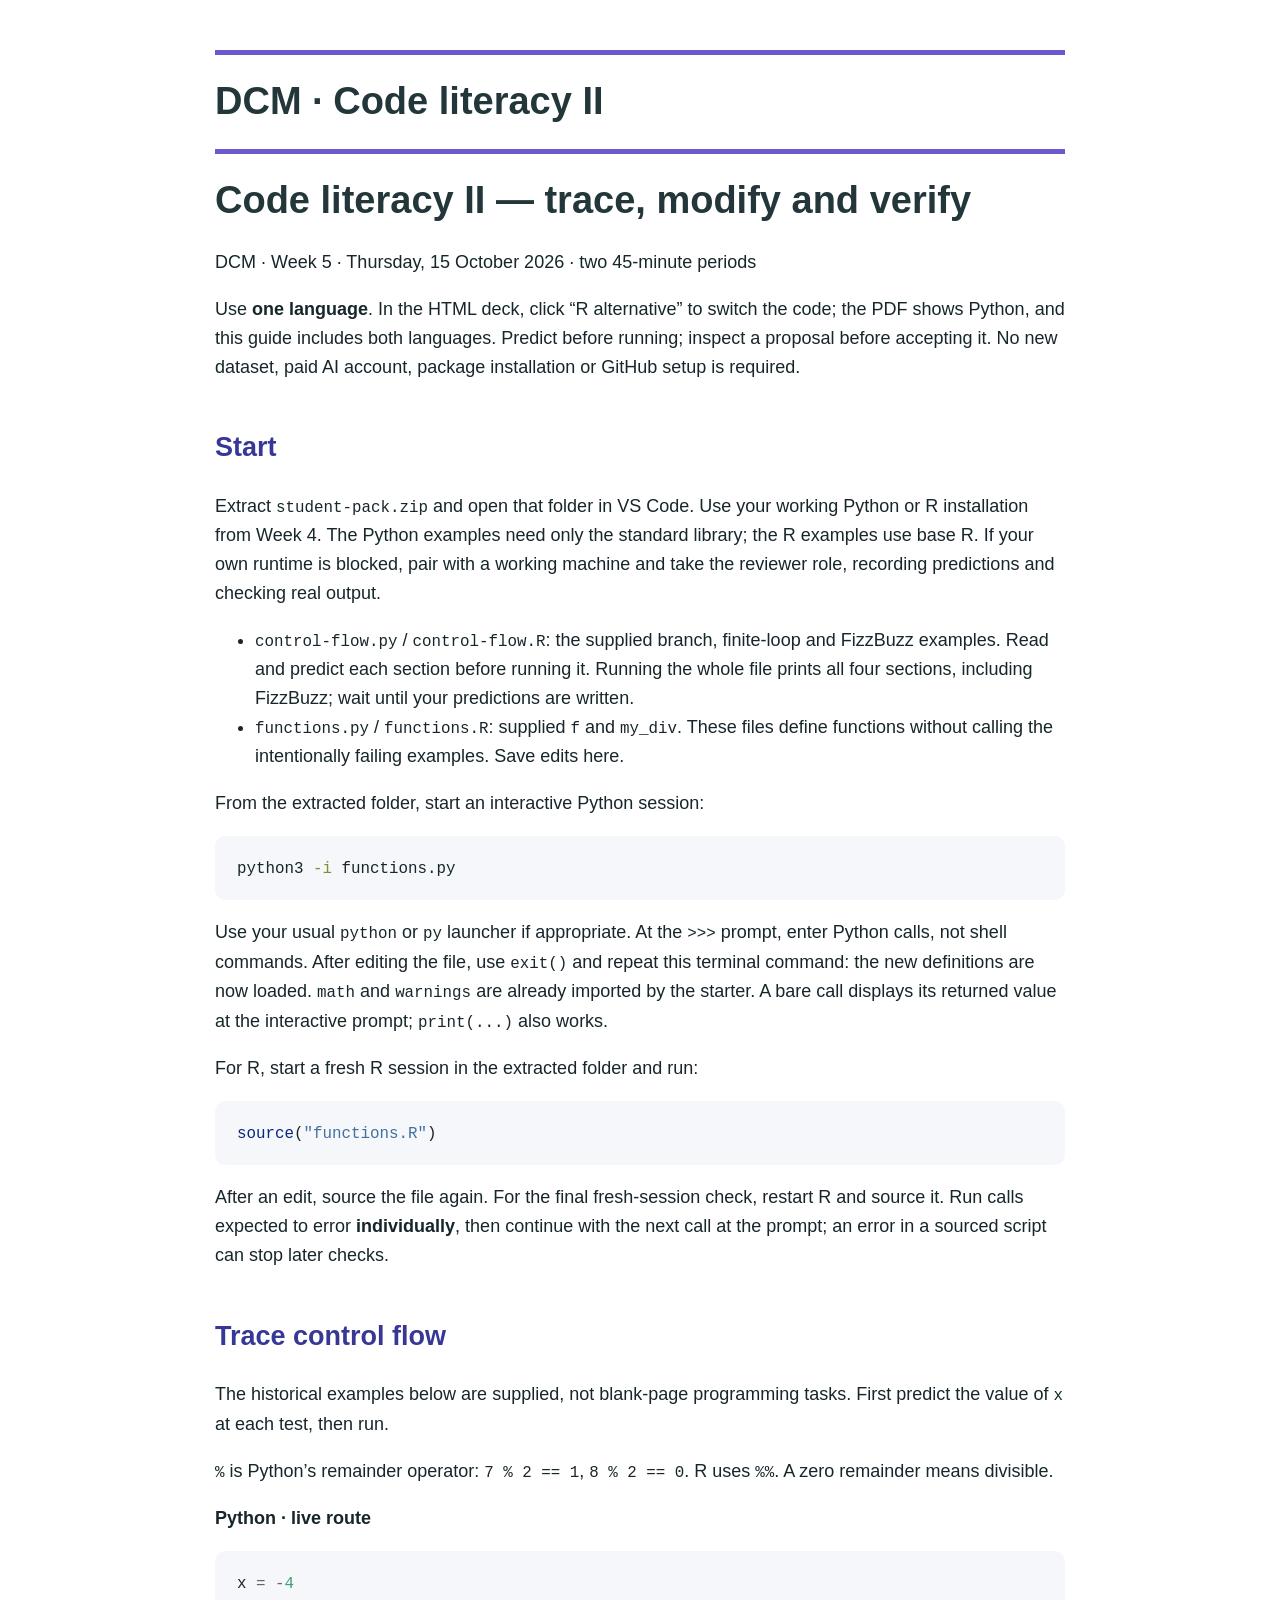
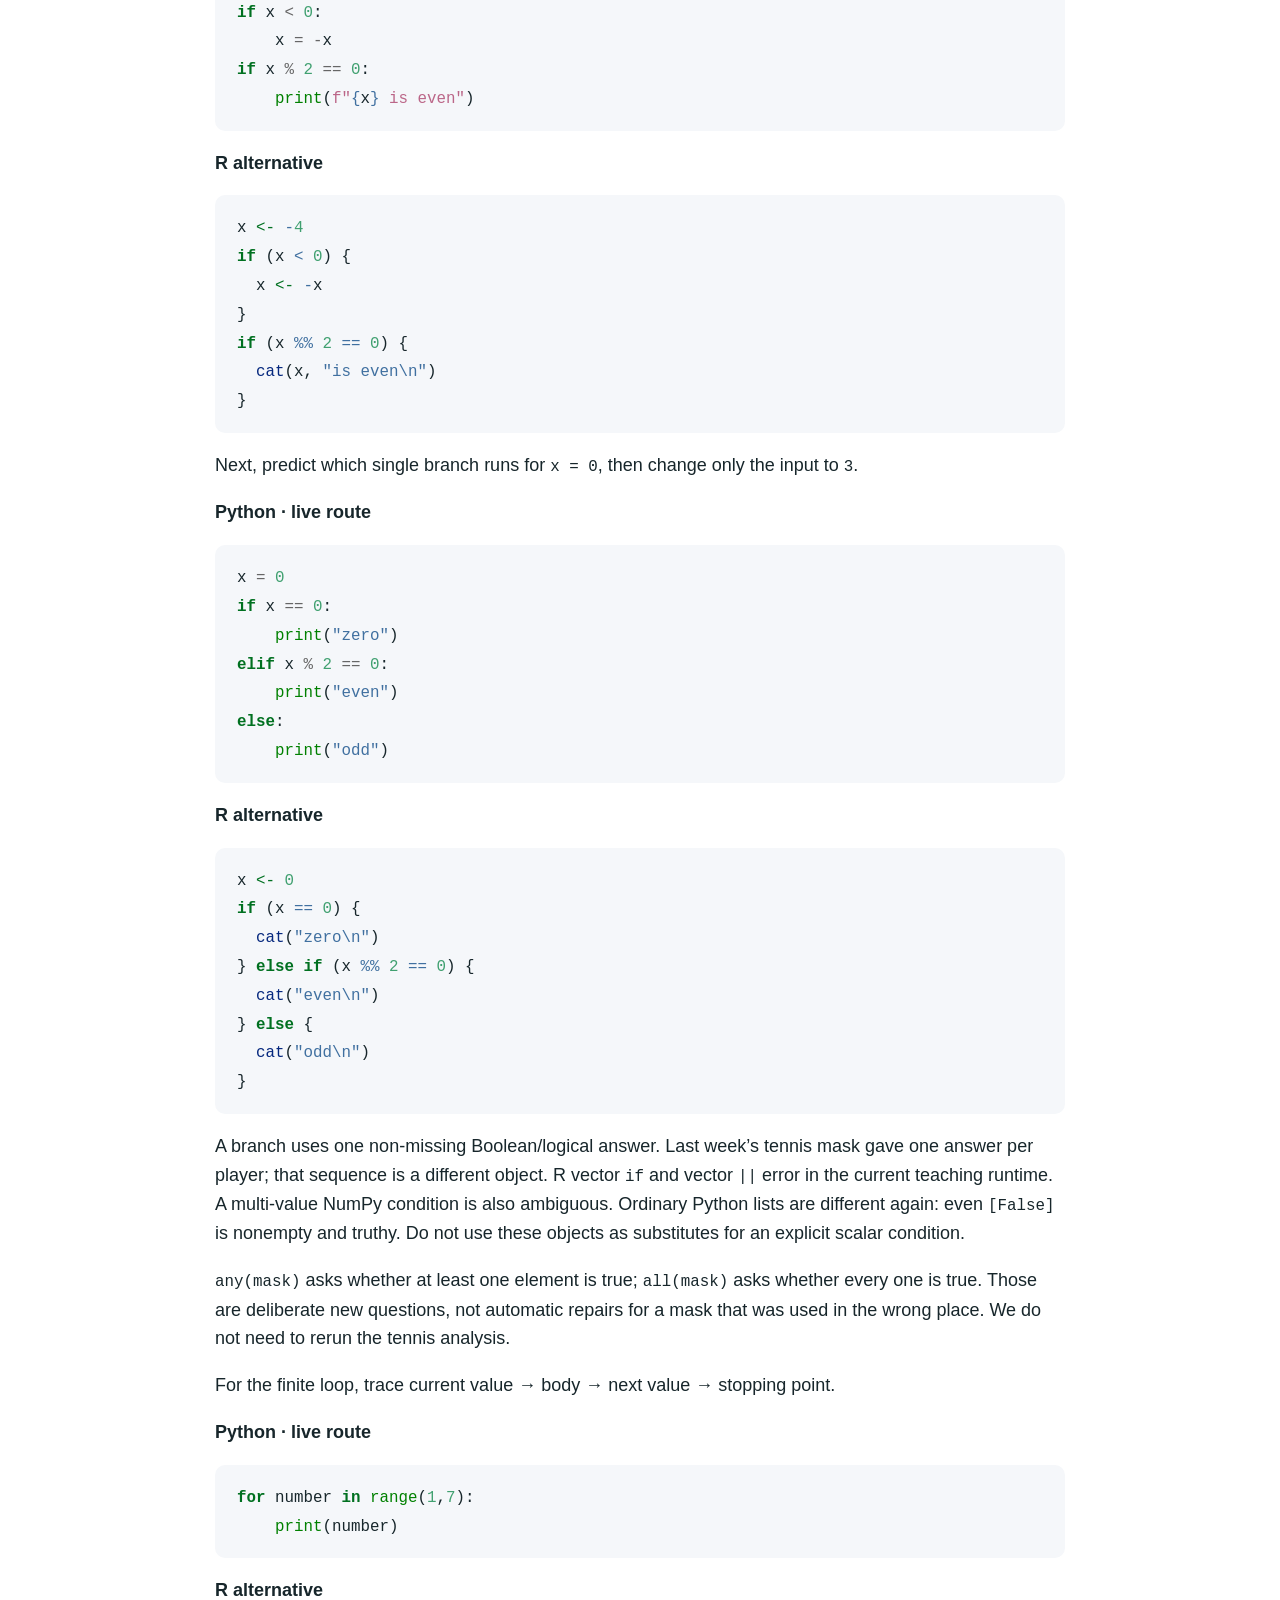
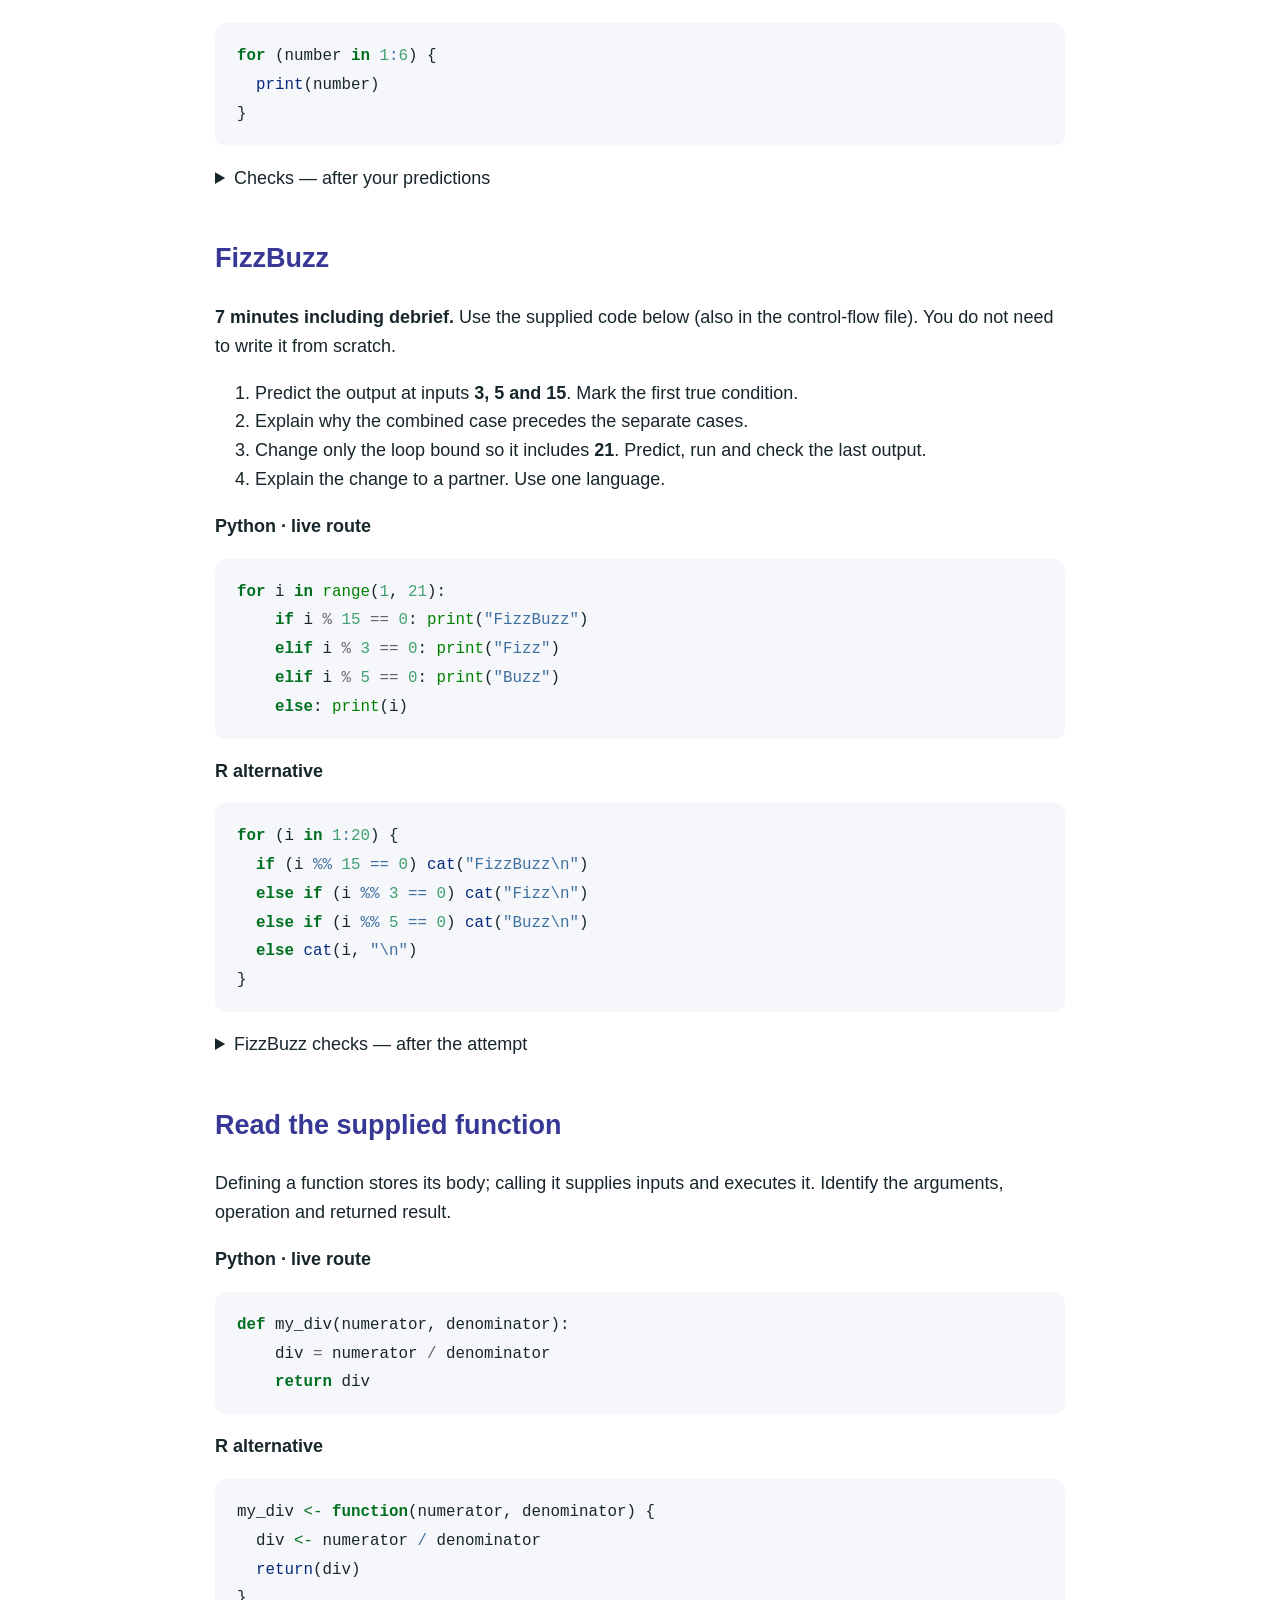
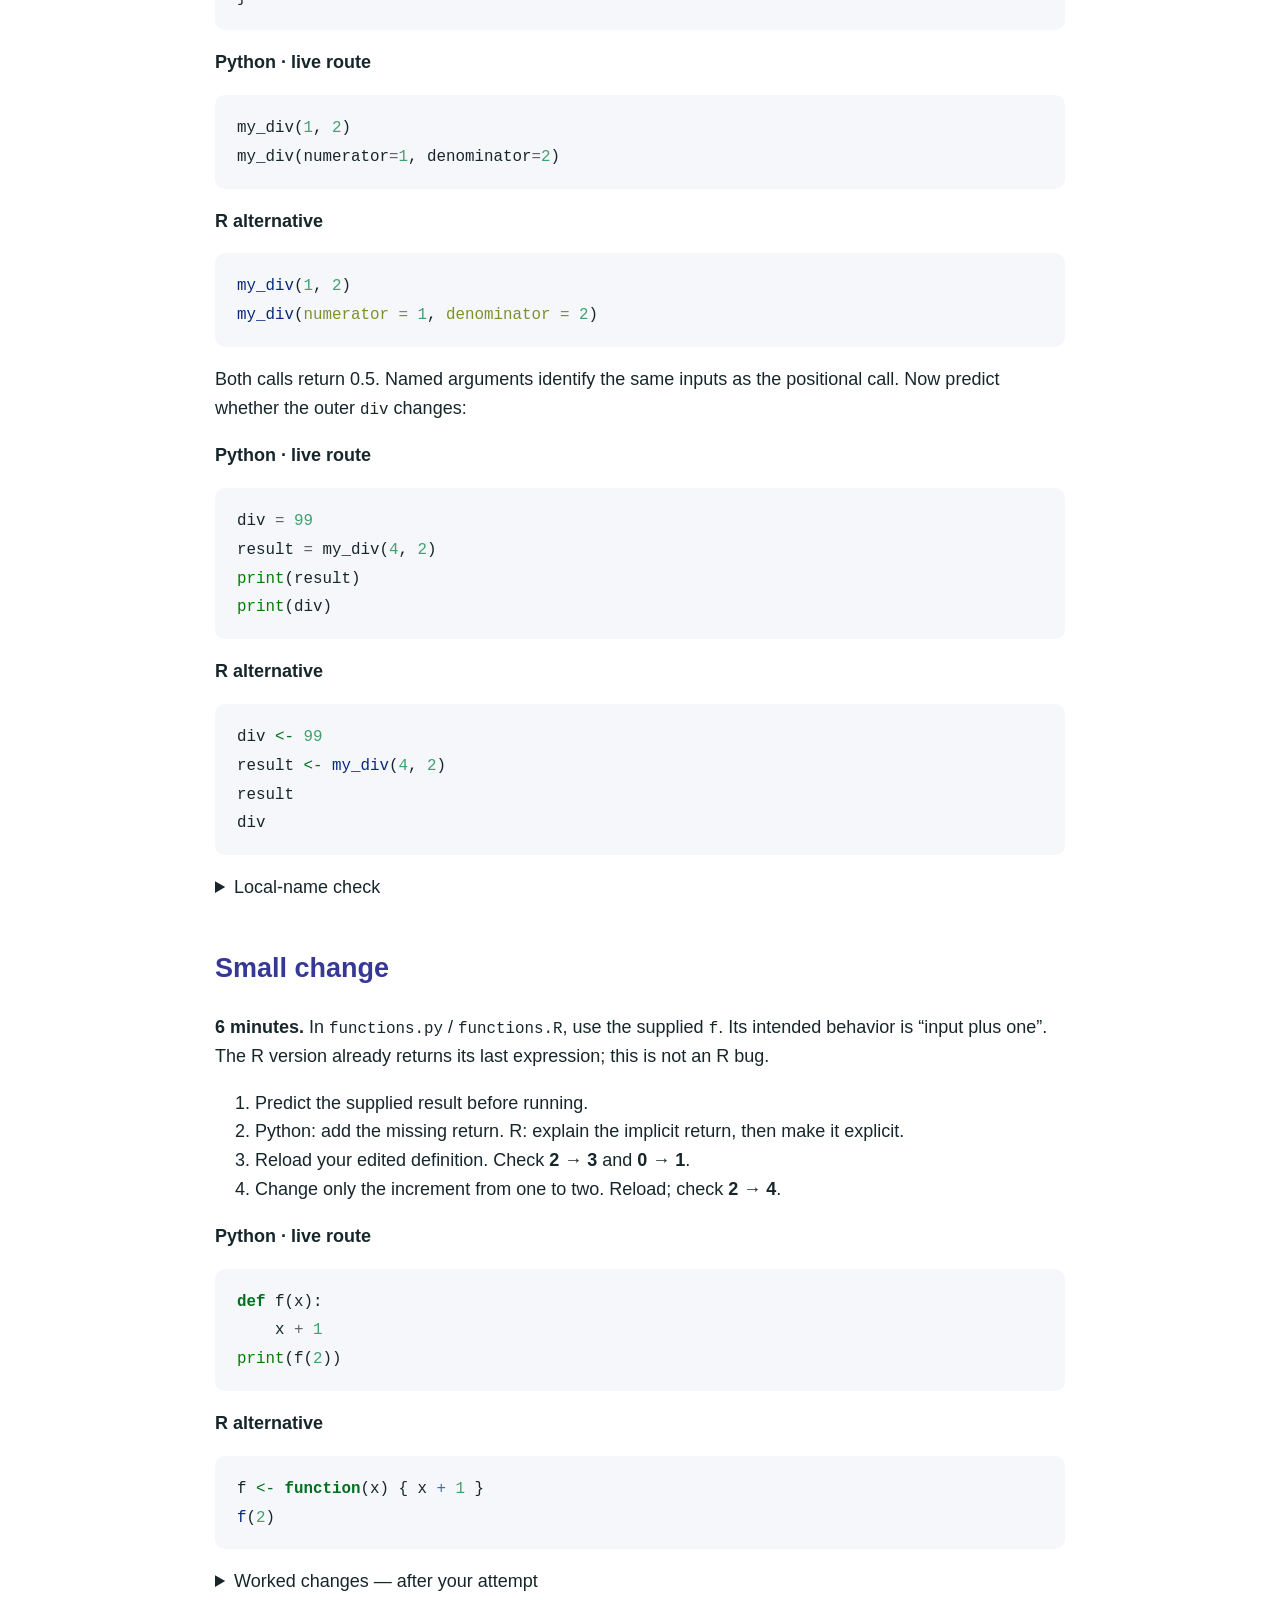
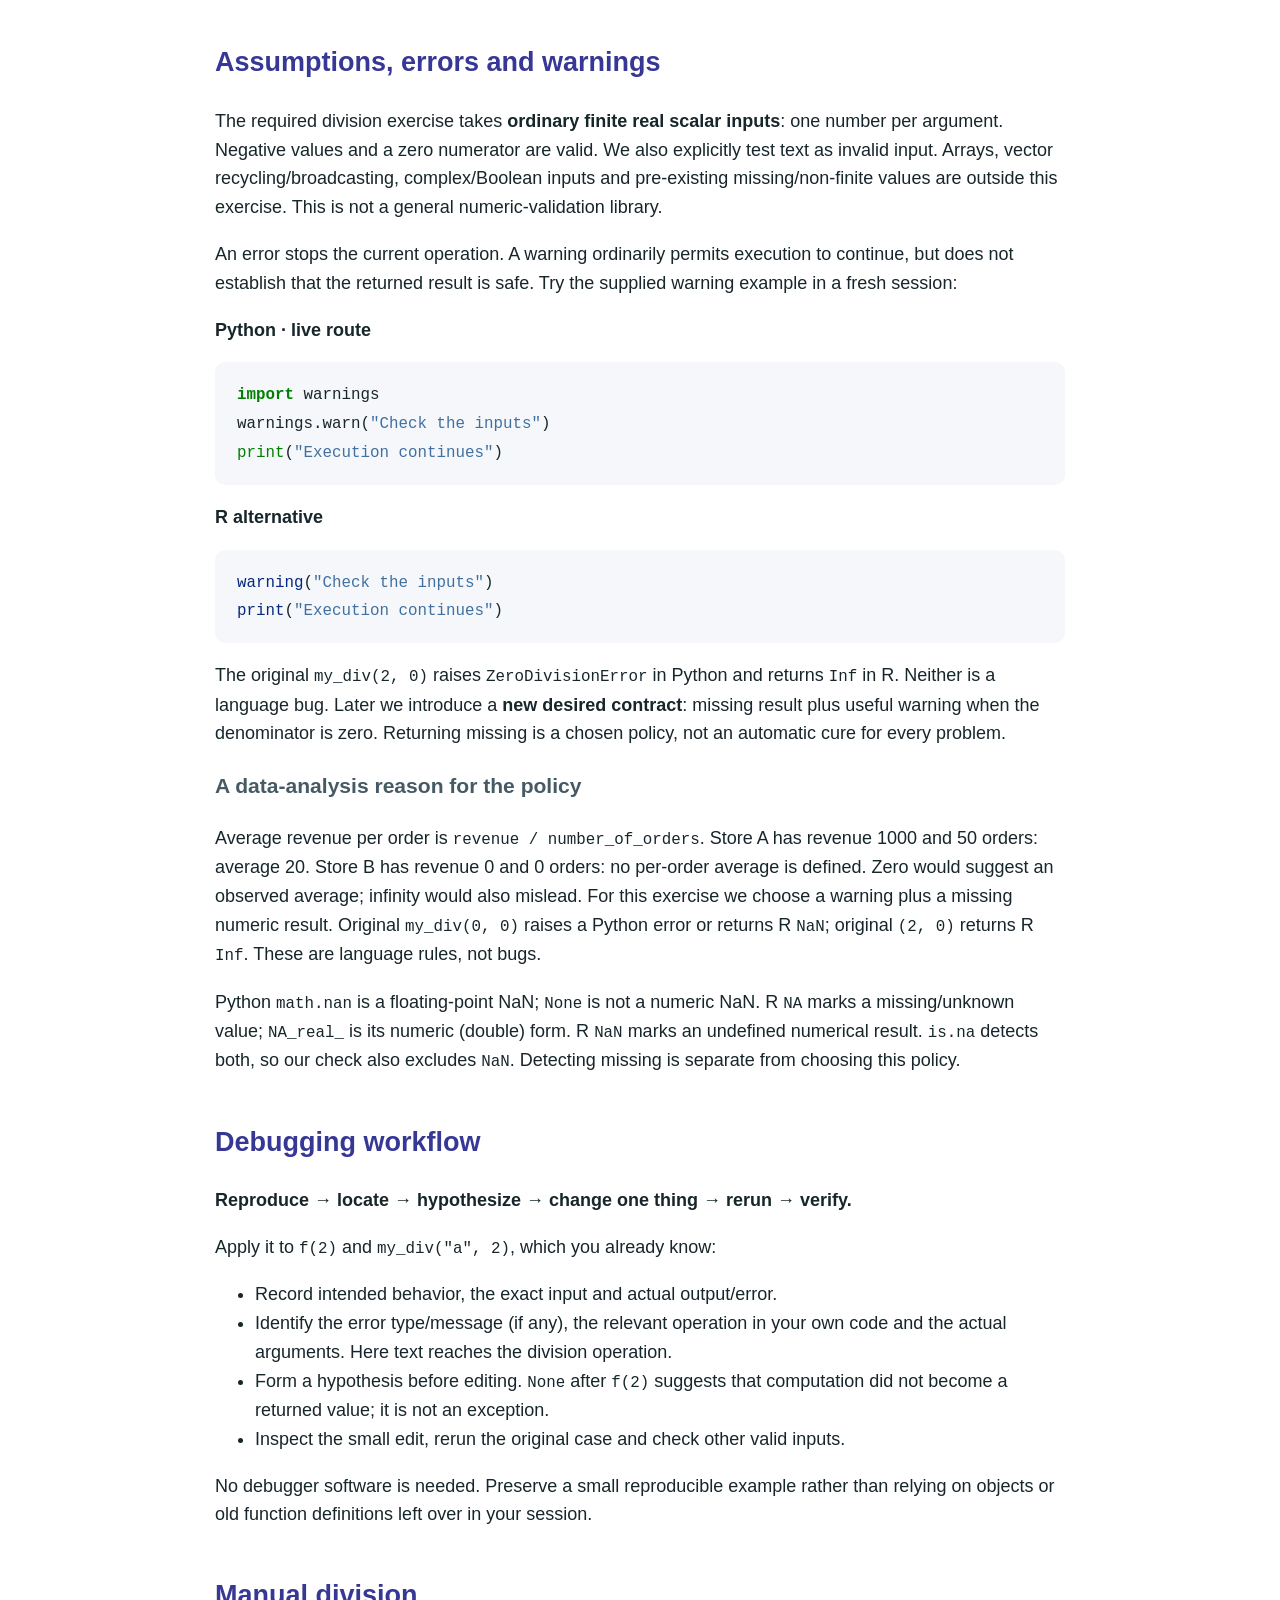
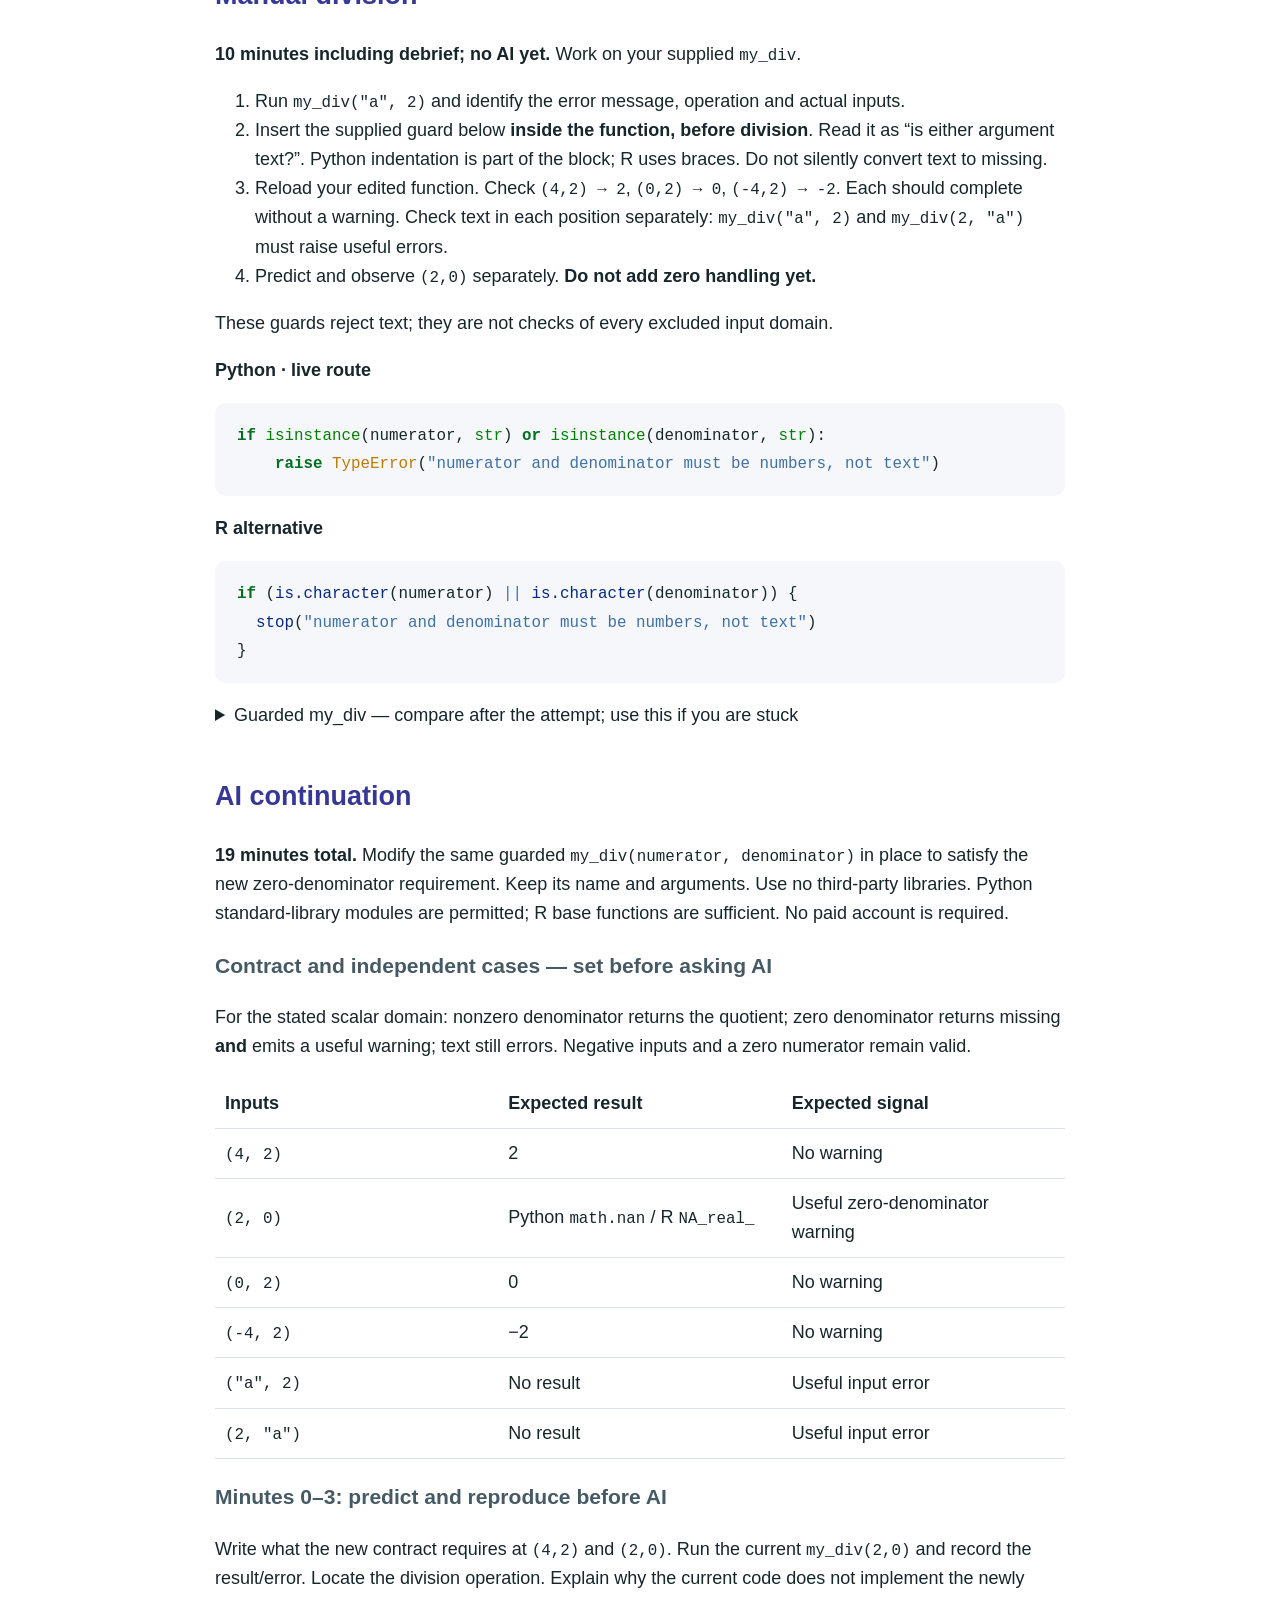
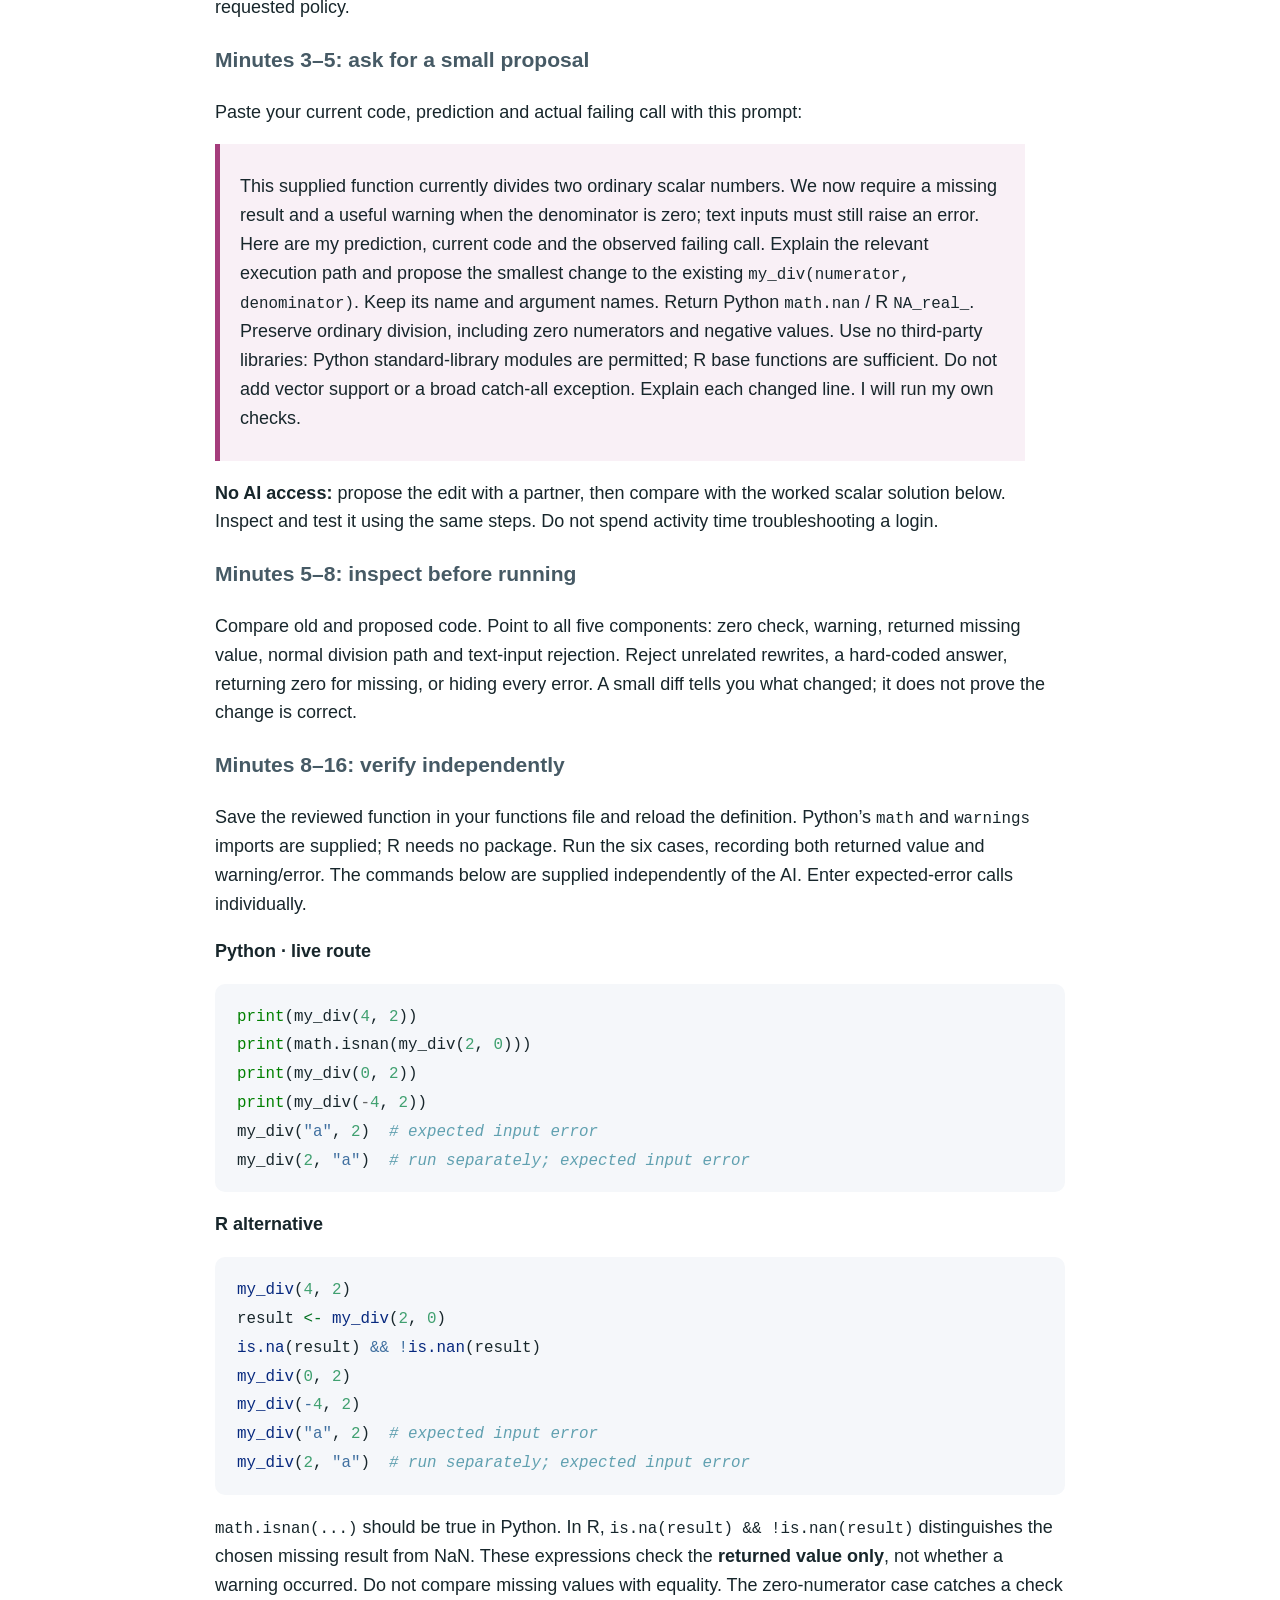
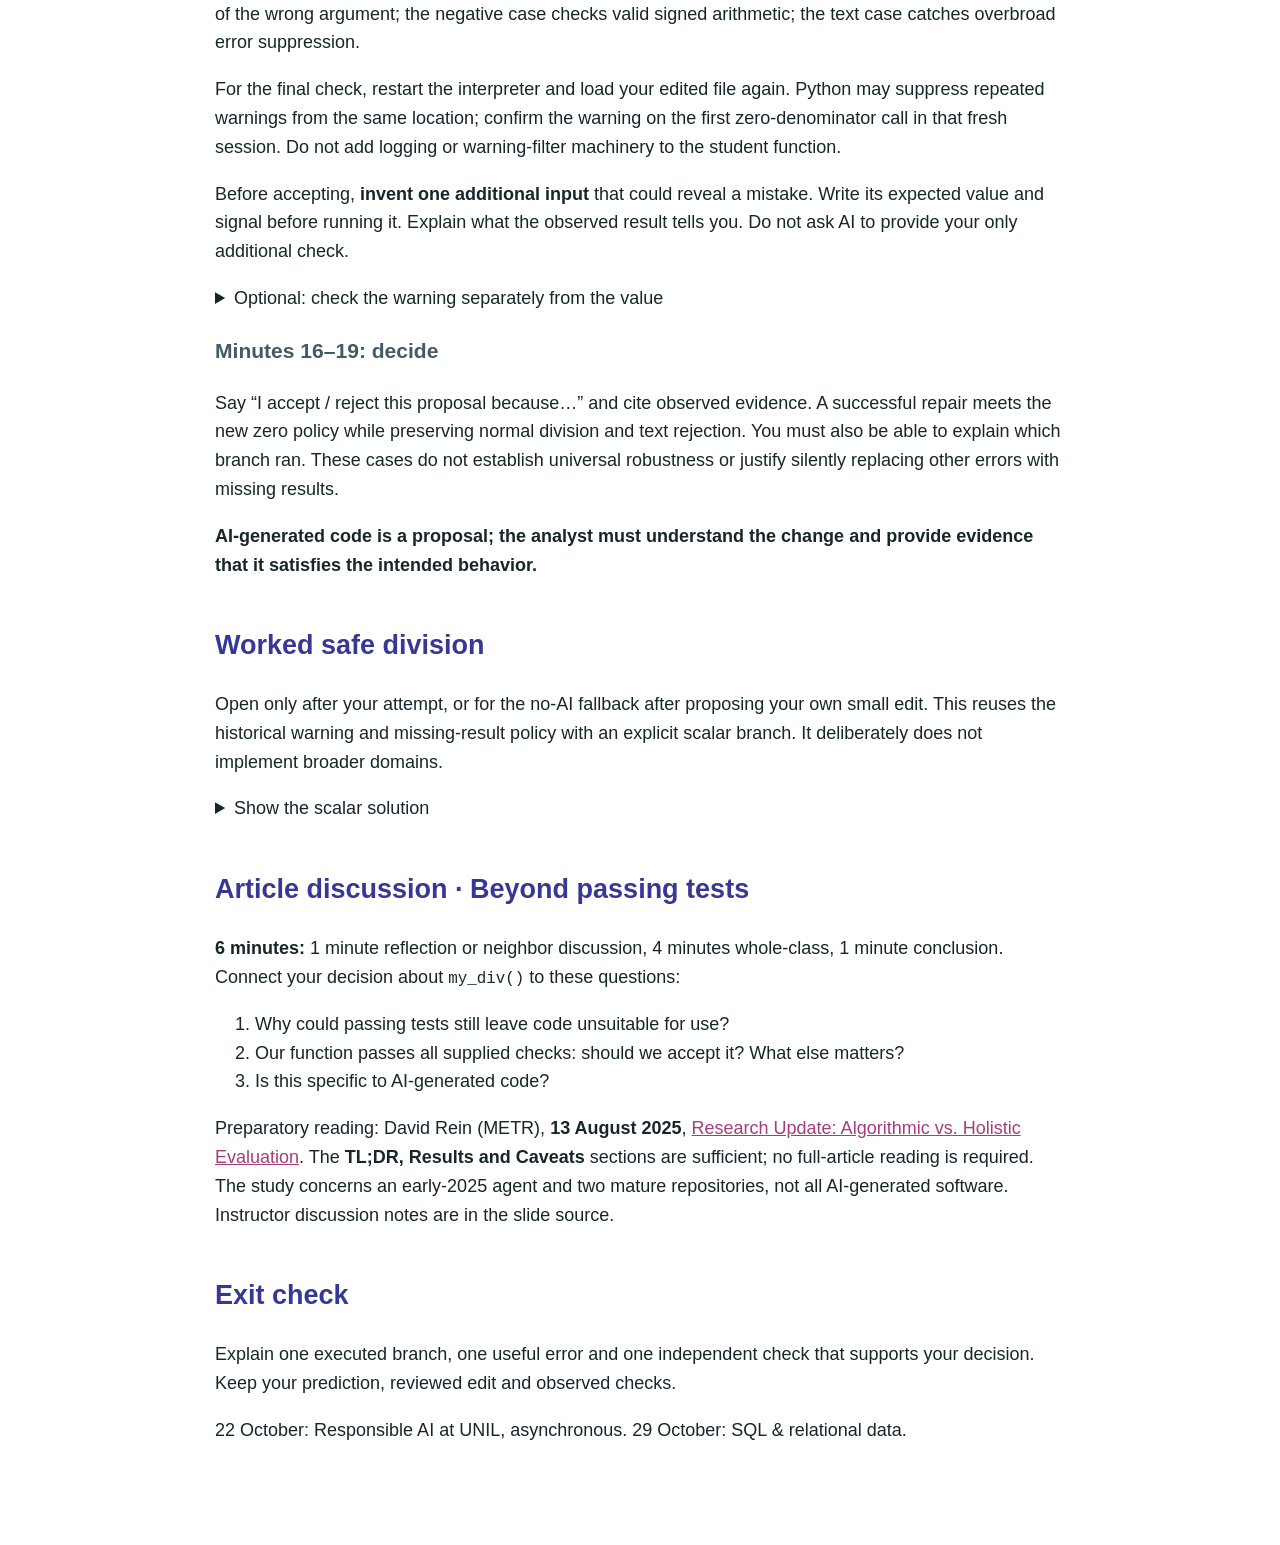
<file: slides/lecture03/practice/student-guide.html>
<!DOCTYPE html>
<html xmlns="http://www.w3.org/1999/xhtml" lang xml:lang>
<head>
  <meta charset="utf-8" />
  <meta name="generator" content="pandoc" />
  <meta name="viewport" content="width=device-width, initial-scale=1.0, user-scalable=yes" />
  <title>DCM · Code literacy II</title>
  <style>
code{white-space: pre-wrap;}
span.smallcaps{font-variant: small-caps;}
div.columns{display: flex; gap: min(4vw, 1.5em);}
div.column{flex: auto; overflow-x: auto;}
div.hanging-indent{margin-left: 1.5em; text-indent: -1.5em;}

ul.task-list[class]{list-style: none;}
ul.task-list li input[type="checkbox"] {
font-size: inherit;
width: 0.8em;
margin: 0 0.8em 0.2em -1.6em;
vertical-align: middle;
}
.display.math{display: block; text-align: center; margin: 0.5rem auto;}

html { -webkit-text-size-adjust: 100%; }
pre > code.sourceCode { white-space: pre; position: relative; }
pre > code.sourceCode > span { display: inline-block; line-height: 1.25; }
pre > code.sourceCode > span:empty { height: 1.2em; }
.sourceCode { overflow: visible; }
code.sourceCode > span { color: inherit; text-decoration: inherit; }
div.sourceCode { margin: 1em 0; }
pre.sourceCode { margin: 0; }
@media screen {
div.sourceCode { overflow: auto; }
}
@media print {
pre > code.sourceCode { white-space: pre-wrap; }
pre > code.sourceCode > span { text-indent: -5em; padding-left: 5em; }
}
pre.numberSource code
{ counter-reset: source-line 0; }
pre.numberSource code > span
{ position: relative; left: -4em; counter-increment: source-line; }
pre.numberSource code > span > a:first-child::before
{ content: counter(source-line);
position: relative; left: -1em; text-align: right; vertical-align: baseline;
border: none; display: inline-block;
-webkit-touch-callout: none; -webkit-user-select: none;
-khtml-user-select: none; -moz-user-select: none;
-ms-user-select: none; user-select: none;
padding: 0 4px; width: 4em;
color: #aaaaaa;
}
pre.numberSource { margin-left: 3em; border-left: 1px solid #aaaaaa; padding-left: 4px; }
div.sourceCode
{ }
@media screen {
pre > code.sourceCode > span > a:first-child::before { text-decoration: underline; }
}
code span.al { color: #ff0000; font-weight: bold; } 
code span.an { color: #60a0b0; font-weight: bold; font-style: italic; } 
code span.at { color: #7d9029; } 
code span.bn { color: #40a070; } 
code span.bu { color: #008000; } 
code span.cf { color: #007020; font-weight: bold; } 
code span.ch { color: #4070a0; } 
code span.cn { color: #880000; } 
code span.co { color: #60a0b0; font-style: italic; } 
code span.cv { color: #60a0b0; font-weight: bold; font-style: italic; } 
code span.do { color: #ba2121; font-style: italic; } 
code span.dt { color: #902000; } 
code span.dv { color: #40a070; } 
code span.er { color: #ff0000; font-weight: bold; } 
code span.ex { } 
code span.fl { color: #40a070; } 
code span.fu { color: #06287e; } 
code span.im { color: #008000; font-weight: bold; } 
code span.in { color: #60a0b0; font-weight: bold; font-style: italic; } 
code span.kw { color: #007020; font-weight: bold; } 
code span.op { color: #666666; } 
code span.ot { color: #007020; } 
code span.pp { color: #bc7a00; } 
code span.sc { color: #4070a0; } 
code span.ss { color: #bb6688; } 
code span.st { color: #4070a0; } 
code span.va { color: #19177c; } 
code span.vs { color: #4070a0; } 
code span.wa { color: #60a0b0; font-weight: bold; font-style: italic; } 
</style>
  <style type="text/css">body { max-width: 850px; margin: 50px auto; padding: 0 28px; font: 18px/1.6 'Liberation Sans', Arial, sans-serif; color: #17262b; }
h1 { font-size: 38px; line-height: 1.15; color: #23373b; border-top: 5px solid #6a5acd; padding-top: 25px; }
h2 { margin-top: 45px; color: #373895; } h3 { color: #465a65; }
a { color: #a53d7c; } pre { background: #f5f7fa; padding: 18px 22px; border-radius: 10px; overflow-x: auto; }
code { font-family: 'Liberation Mono', monospace; font-size: .88em; } blockquote { border-left: 5px solid #a53d7c; margin-left: 0; padding: 10px 20px; background: #f9f0f6; }
table { border-collapse: collapse; width: 100%; } td,th { text-align: left; padding: 10px; border-bottom: 1px solid #dce0ed; }
@media print { body { margin: 0; font-size: 11pt; } pre { white-space: pre-wrap; } h2,h3 { break-after: avoid; } }
</style>
</head>
<body>
<header id="title-block-header">
<h1 class="title">DCM · Code literacy II</h1>
</header>
<h1 id="code-literacy-ii-trace-modify-and-verify">Code literacy II —
trace, modify and verify</h1>
<p>DCM · Week 5 · Thursday, 15 October 2026 · two 45-minute periods</p>
<p>Use <strong>one language</strong>. In the HTML deck, click “R
alternative” to switch the code; the PDF shows Python, and this guide
includes both languages. Predict before running; inspect a proposal
before accepting it. No new dataset, paid AI account, package
installation or GitHub setup is required.</p>
<h2 id="start">Start</h2>
<p>Extract <code>student-pack.zip</code> and open that folder in VS
Code. Use your working Python or R installation from Week 4. The Python
examples need only the standard library; the R examples use base R. If
your own runtime is blocked, pair with a working machine and take the
reviewer role, recording predictions and checking real output.</p>
<ul>
<li><code>control-flow.py</code> / <code>control-flow.R</code>: the
supplied branch, finite-loop and FizzBuzz examples. Read and predict
each section before running it. Running the whole file prints all four
sections, including FizzBuzz; wait until your predictions are
written.</li>
<li><code>functions.py</code> / <code>functions.R</code>: supplied
<code>f</code> and <code>my_div</code>. These files define functions
without calling the intentionally failing examples. Save edits
here.</li>
</ul>
<p>From the extracted folder, start an interactive Python session:</p>
<div class="sourceCode" id="cb1"><pre class="sourceCode sh"><code class="sourceCode bash"><span id="cb1-1"><a href="#cb1-1" aria-hidden="true" tabindex="-1"></a><span class="ex">python3</span> <span class="at">-i</span> functions.py</span></code></pre></div>
<p>Use your usual <code>python</code> or <code>py</code> launcher if
appropriate. At the <code>&gt;&gt;&gt;</code> prompt, enter Python
calls, not shell commands. After editing the file, use
<code>exit()</code> and repeat this terminal command: the new
definitions are now loaded. <code>math</code> and <code>warnings</code>
are already imported by the starter. A bare call displays its returned
value at the interactive prompt; <code>print(...)</code> also works.</p>
<p>For R, start a fresh R session in the extracted folder and run:</p>
<div class="sourceCode" id="cb2"><pre class="sourceCode r"><code class="sourceCode r"><span id="cb2-1"><a href="#cb2-1" aria-hidden="true" tabindex="-1"></a><span class="fu">source</span>(<span class="st">&quot;functions.R&quot;</span>)</span></code></pre></div>
<p>After an edit, source the file again. For the final fresh-session
check, restart R and source it. Run calls expected to error
<strong>individually</strong>, then continue with the next call at the
prompt; an error in a sourced script can stop later checks.</p>
<h2 id="trace-control-flow">Trace control flow</h2>
<p>The historical examples below are supplied, not blank-page
programming tasks. First predict the value of <code>x</code> at each
test, then run.</p>
<p><code>%</code> is Python’s remainder operator:
<code>7 % 2 == 1</code>, <code>8 % 2 == 0</code>. R uses
<code>%%</code>. A zero remainder means divisible.</p>
<p><strong>Python · live route</strong></p>
<div class="sourceCode" id="cb3"><pre class="sourceCode python"><code class="sourceCode python"><span id="cb3-1"><a href="#cb3-1" aria-hidden="true" tabindex="-1"></a>x <span class="op">=</span> <span class="op">-</span><span class="dv">4</span></span>
<span id="cb3-2"><a href="#cb3-2" aria-hidden="true" tabindex="-1"></a><span class="cf">if</span> x <span class="op">&lt;</span> <span class="dv">0</span>:</span>
<span id="cb3-3"><a href="#cb3-3" aria-hidden="true" tabindex="-1"></a>    x <span class="op">=</span> <span class="op">-</span>x</span>
<span id="cb3-4"><a href="#cb3-4" aria-hidden="true" tabindex="-1"></a><span class="cf">if</span> x <span class="op">%</span> <span class="dv">2</span> <span class="op">==</span> <span class="dv">0</span>:</span>
<span id="cb3-5"><a href="#cb3-5" aria-hidden="true" tabindex="-1"></a>    <span class="bu">print</span>(<span class="ss">f&quot;</span><span class="sc">{</span>x<span class="sc">}</span><span class="ss"> is even&quot;</span>)</span></code></pre></div>
<p><strong>R alternative</strong></p>
<div class="sourceCode" id="cb4"><pre class="sourceCode r"><code class="sourceCode r"><span id="cb4-1"><a href="#cb4-1" aria-hidden="true" tabindex="-1"></a>x <span class="ot">&lt;-</span> <span class="sc">-</span><span class="dv">4</span></span>
<span id="cb4-2"><a href="#cb4-2" aria-hidden="true" tabindex="-1"></a><span class="cf">if</span> (x <span class="sc">&lt;</span> <span class="dv">0</span>) {</span>
<span id="cb4-3"><a href="#cb4-3" aria-hidden="true" tabindex="-1"></a>  x <span class="ot">&lt;-</span> <span class="sc">-</span>x</span>
<span id="cb4-4"><a href="#cb4-4" aria-hidden="true" tabindex="-1"></a>}</span>
<span id="cb4-5"><a href="#cb4-5" aria-hidden="true" tabindex="-1"></a><span class="cf">if</span> (x <span class="sc">%%</span> <span class="dv">2</span> <span class="sc">==</span> <span class="dv">0</span>) {</span>
<span id="cb4-6"><a href="#cb4-6" aria-hidden="true" tabindex="-1"></a>  <span class="fu">cat</span>(x, <span class="st">&quot;is even</span><span class="sc">\n</span><span class="st">&quot;</span>)</span>
<span id="cb4-7"><a href="#cb4-7" aria-hidden="true" tabindex="-1"></a>}</span></code></pre></div>
<p>Next, predict which single branch runs for <code>x = 0</code>, then
change only the input to <code>3</code>.</p>
<p><strong>Python · live route</strong></p>
<div class="sourceCode" id="cb5"><pre class="sourceCode python"><code class="sourceCode python"><span id="cb5-1"><a href="#cb5-1" aria-hidden="true" tabindex="-1"></a>x <span class="op">=</span> <span class="dv">0</span></span>
<span id="cb5-2"><a href="#cb5-2" aria-hidden="true" tabindex="-1"></a><span class="cf">if</span> x <span class="op">==</span> <span class="dv">0</span>:</span>
<span id="cb5-3"><a href="#cb5-3" aria-hidden="true" tabindex="-1"></a>    <span class="bu">print</span>(<span class="st">&quot;zero&quot;</span>)</span>
<span id="cb5-4"><a href="#cb5-4" aria-hidden="true" tabindex="-1"></a><span class="cf">elif</span> x <span class="op">%</span> <span class="dv">2</span> <span class="op">==</span> <span class="dv">0</span>:</span>
<span id="cb5-5"><a href="#cb5-5" aria-hidden="true" tabindex="-1"></a>    <span class="bu">print</span>(<span class="st">&quot;even&quot;</span>)</span>
<span id="cb5-6"><a href="#cb5-6" aria-hidden="true" tabindex="-1"></a><span class="cf">else</span>:</span>
<span id="cb5-7"><a href="#cb5-7" aria-hidden="true" tabindex="-1"></a>    <span class="bu">print</span>(<span class="st">&quot;odd&quot;</span>)</span></code></pre></div>
<p><strong>R alternative</strong></p>
<div class="sourceCode" id="cb6"><pre class="sourceCode r"><code class="sourceCode r"><span id="cb6-1"><a href="#cb6-1" aria-hidden="true" tabindex="-1"></a>x <span class="ot">&lt;-</span> <span class="dv">0</span></span>
<span id="cb6-2"><a href="#cb6-2" aria-hidden="true" tabindex="-1"></a><span class="cf">if</span> (x <span class="sc">==</span> <span class="dv">0</span>) {</span>
<span id="cb6-3"><a href="#cb6-3" aria-hidden="true" tabindex="-1"></a>  <span class="fu">cat</span>(<span class="st">&quot;zero</span><span class="sc">\n</span><span class="st">&quot;</span>)</span>
<span id="cb6-4"><a href="#cb6-4" aria-hidden="true" tabindex="-1"></a>} <span class="cf">else</span> <span class="cf">if</span> (x <span class="sc">%%</span> <span class="dv">2</span> <span class="sc">==</span> <span class="dv">0</span>) {</span>
<span id="cb6-5"><a href="#cb6-5" aria-hidden="true" tabindex="-1"></a>  <span class="fu">cat</span>(<span class="st">&quot;even</span><span class="sc">\n</span><span class="st">&quot;</span>)</span>
<span id="cb6-6"><a href="#cb6-6" aria-hidden="true" tabindex="-1"></a>} <span class="cf">else</span> {</span>
<span id="cb6-7"><a href="#cb6-7" aria-hidden="true" tabindex="-1"></a>  <span class="fu">cat</span>(<span class="st">&quot;odd</span><span class="sc">\n</span><span class="st">&quot;</span>)</span>
<span id="cb6-8"><a href="#cb6-8" aria-hidden="true" tabindex="-1"></a>}</span></code></pre></div>
<p>A branch uses one non-missing Boolean/logical answer. Last week’s
tennis mask gave one answer per player; that sequence is a different
object. R vector <code>if</code> and vector <code>||</code> error in the
current teaching runtime. A multi-value NumPy condition is also
ambiguous. Ordinary Python lists are different again: even
<code>[False]</code> is nonempty and truthy. Do not use these objects as
substitutes for an explicit scalar condition.</p>
<p><code>any(mask)</code> asks whether at least one element is true;
<code>all(mask)</code> asks whether every one is true. Those are
deliberate new questions, not automatic repairs for a mask that was used
in the wrong place. We do not need to rerun the tennis analysis.</p>
<p>For the finite loop, trace current value → body → next value →
stopping point.</p>
<p><strong>Python · live route</strong></p>
<div class="sourceCode" id="cb7"><pre class="sourceCode python"><code class="sourceCode python"><span id="cb7-1"><a href="#cb7-1" aria-hidden="true" tabindex="-1"></a><span class="cf">for</span> number <span class="kw">in</span> <span class="bu">range</span>(<span class="dv">1</span>,<span class="dv">7</span>):</span>
<span id="cb7-2"><a href="#cb7-2" aria-hidden="true" tabindex="-1"></a>    <span class="bu">print</span>(number)</span></code></pre></div>
<p><strong>R alternative</strong></p>
<div class="sourceCode" id="cb8"><pre class="sourceCode r"><code class="sourceCode r"><span id="cb8-1"><a href="#cb8-1" aria-hidden="true" tabindex="-1"></a><span class="cf">for</span> (number <span class="cf">in</span> <span class="dv">1</span><span class="sc">:</span><span class="dv">6</span>) {</span>
<span id="cb8-2"><a href="#cb8-2" aria-hidden="true" tabindex="-1"></a>  <span class="fu">print</span>(number)</span>
<span id="cb8-3"><a href="#cb8-3" aria-hidden="true" tabindex="-1"></a>}</span></code></pre></div>
<details>
<summary>
Checks — after your predictions
</summary>
<p>The negative-input example changes −4 to 4 and prints “4 is even”.
The branch chain prints “zero” for 0 and “odd” for 3. The loop prints 1
through 6 in order. Python excludes the stop value 7; R’s
<code>1:6</code> includes 6.</p>
</details>
<h2 id="fizzbuzz">FizzBuzz</h2>
<p><strong>7 minutes including debrief.</strong> Use the supplied code
below (also in the control-flow file). You do not need to write it from
scratch.</p>
<ol type="1">
<li>Predict the output at inputs <strong>3, 5 and 15</strong>. Mark the
first true condition.</li>
<li>Explain why the combined case precedes the separate cases.</li>
<li>Change only the loop bound so it includes <strong>21</strong>.
Predict, run and check the last output.</li>
<li>Explain the change to a partner. Use one language.</li>
</ol>
<p><strong>Python · live route</strong></p>
<div class="sourceCode" id="cb9"><pre class="sourceCode python"><code class="sourceCode python"><span id="cb9-1"><a href="#cb9-1" aria-hidden="true" tabindex="-1"></a><span class="cf">for</span> i <span class="kw">in</span> <span class="bu">range</span>(<span class="dv">1</span>, <span class="dv">21</span>):</span>
<span id="cb9-2"><a href="#cb9-2" aria-hidden="true" tabindex="-1"></a>    <span class="cf">if</span> i <span class="op">%</span> <span class="dv">15</span> <span class="op">==</span> <span class="dv">0</span>: <span class="bu">print</span>(<span class="st">&quot;FizzBuzz&quot;</span>)</span>
<span id="cb9-3"><a href="#cb9-3" aria-hidden="true" tabindex="-1"></a>    <span class="cf">elif</span> i <span class="op">%</span> <span class="dv">3</span> <span class="op">==</span> <span class="dv">0</span>: <span class="bu">print</span>(<span class="st">&quot;Fizz&quot;</span>)</span>
<span id="cb9-4"><a href="#cb9-4" aria-hidden="true" tabindex="-1"></a>    <span class="cf">elif</span> i <span class="op">%</span> <span class="dv">5</span> <span class="op">==</span> <span class="dv">0</span>: <span class="bu">print</span>(<span class="st">&quot;Buzz&quot;</span>)</span>
<span id="cb9-5"><a href="#cb9-5" aria-hidden="true" tabindex="-1"></a>    <span class="cf">else</span>: <span class="bu">print</span>(i)</span></code></pre></div>
<p><strong>R alternative</strong></p>
<div class="sourceCode" id="cb10"><pre class="sourceCode r"><code class="sourceCode r"><span id="cb10-1"><a href="#cb10-1" aria-hidden="true" tabindex="-1"></a><span class="cf">for</span> (i <span class="cf">in</span> <span class="dv">1</span><span class="sc">:</span><span class="dv">20</span>) {</span>
<span id="cb10-2"><a href="#cb10-2" aria-hidden="true" tabindex="-1"></a>  <span class="cf">if</span> (i <span class="sc">%%</span> <span class="dv">15</span> <span class="sc">==</span> <span class="dv">0</span>) <span class="fu">cat</span>(<span class="st">&quot;FizzBuzz</span><span class="sc">\n</span><span class="st">&quot;</span>)</span>
<span id="cb10-3"><a href="#cb10-3" aria-hidden="true" tabindex="-1"></a>  <span class="cf">else</span> <span class="cf">if</span> (i <span class="sc">%%</span> <span class="dv">3</span> <span class="sc">==</span> <span class="dv">0</span>) <span class="fu">cat</span>(<span class="st">&quot;Fizz</span><span class="sc">\n</span><span class="st">&quot;</span>)</span>
<span id="cb10-4"><a href="#cb10-4" aria-hidden="true" tabindex="-1"></a>  <span class="cf">else</span> <span class="cf">if</span> (i <span class="sc">%%</span> <span class="dv">5</span> <span class="sc">==</span> <span class="dv">0</span>) <span class="fu">cat</span>(<span class="st">&quot;Buzz</span><span class="sc">\n</span><span class="st">&quot;</span>)</span>
<span id="cb10-5"><a href="#cb10-5" aria-hidden="true" tabindex="-1"></a>  <span class="cf">else</span> <span class="fu">cat</span>(i, <span class="st">&quot;</span><span class="sc">\n</span><span class="st">&quot;</span>)</span>
<span id="cb10-6"><a href="#cb10-6" aria-hidden="true" tabindex="-1"></a>}</span></code></pre></div>
<details>
<summary>
FizzBuzz checks — after the attempt
</summary>
<p>3 → Fizz; 5 → Buzz; 15 → FizzBuzz. Testing the multiple-of-3
condition first would incorrectly label 15 as Fizz. For the bound edit,
Python uses <code>range(1, 22)</code> and R uses <code>1:21</code>. The
final output is Fizz at 21; the original final output at 20 was
Buzz.</p>
</details>
<h2 id="read-the-supplied-function">Read the supplied function</h2>
<p>Defining a function stores its body; calling it supplies inputs and
executes it. Identify the arguments, operation and returned result.</p>
<p><strong>Python · live route</strong></p>
<div class="sourceCode" id="cb11"><pre class="sourceCode python"><code class="sourceCode python"><span id="cb11-1"><a href="#cb11-1" aria-hidden="true" tabindex="-1"></a><span class="kw">def</span> my_div(numerator, denominator):</span>
<span id="cb11-2"><a href="#cb11-2" aria-hidden="true" tabindex="-1"></a>    div <span class="op">=</span> numerator <span class="op">/</span> denominator</span>
<span id="cb11-3"><a href="#cb11-3" aria-hidden="true" tabindex="-1"></a>    <span class="cf">return</span> div</span></code></pre></div>
<p><strong>R alternative</strong></p>
<div class="sourceCode" id="cb12"><pre class="sourceCode r"><code class="sourceCode r"><span id="cb12-1"><a href="#cb12-1" aria-hidden="true" tabindex="-1"></a>my_div <span class="ot">&lt;-</span> <span class="cf">function</span>(numerator, denominator) {</span>
<span id="cb12-2"><a href="#cb12-2" aria-hidden="true" tabindex="-1"></a>  div <span class="ot">&lt;-</span> numerator <span class="sc">/</span> denominator</span>
<span id="cb12-3"><a href="#cb12-3" aria-hidden="true" tabindex="-1"></a>  <span class="fu">return</span>(div)</span>
<span id="cb12-4"><a href="#cb12-4" aria-hidden="true" tabindex="-1"></a>}</span></code></pre></div>
<p><strong>Python · live route</strong></p>
<div class="sourceCode" id="cb13"><pre class="sourceCode python"><code class="sourceCode python"><span id="cb13-1"><a href="#cb13-1" aria-hidden="true" tabindex="-1"></a>my_div(<span class="dv">1</span>, <span class="dv">2</span>)</span>
<span id="cb13-2"><a href="#cb13-2" aria-hidden="true" tabindex="-1"></a>my_div(numerator<span class="op">=</span><span class="dv">1</span>, denominator<span class="op">=</span><span class="dv">2</span>)</span></code></pre></div>
<p><strong>R alternative</strong></p>
<div class="sourceCode" id="cb14"><pre class="sourceCode r"><code class="sourceCode r"><span id="cb14-1"><a href="#cb14-1" aria-hidden="true" tabindex="-1"></a><span class="fu">my_div</span>(<span class="dv">1</span>, <span class="dv">2</span>)</span>
<span id="cb14-2"><a href="#cb14-2" aria-hidden="true" tabindex="-1"></a><span class="fu">my_div</span>(<span class="at">numerator =</span> <span class="dv">1</span>, <span class="at">denominator =</span> <span class="dv">2</span>)</span></code></pre></div>
<p>Both calls return 0.5. Named arguments identify the same inputs as
the positional call. Now predict whether the outer <code>div</code>
changes:</p>
<p><strong>Python · live route</strong></p>
<div class="sourceCode" id="cb15"><pre class="sourceCode python"><code class="sourceCode python"><span id="cb15-1"><a href="#cb15-1" aria-hidden="true" tabindex="-1"></a>div <span class="op">=</span> <span class="dv">99</span></span>
<span id="cb15-2"><a href="#cb15-2" aria-hidden="true" tabindex="-1"></a>result <span class="op">=</span> my_div(<span class="dv">4</span>, <span class="dv">2</span>)</span>
<span id="cb15-3"><a href="#cb15-3" aria-hidden="true" tabindex="-1"></a><span class="bu">print</span>(result)</span>
<span id="cb15-4"><a href="#cb15-4" aria-hidden="true" tabindex="-1"></a><span class="bu">print</span>(div)</span></code></pre></div>
<p><strong>R alternative</strong></p>
<div class="sourceCode" id="cb16"><pre class="sourceCode r"><code class="sourceCode r"><span id="cb16-1"><a href="#cb16-1" aria-hidden="true" tabindex="-1"></a>div <span class="ot">&lt;-</span> <span class="dv">99</span></span>
<span id="cb16-2"><a href="#cb16-2" aria-hidden="true" tabindex="-1"></a>result <span class="ot">&lt;-</span> <span class="fu">my_div</span>(<span class="dv">4</span>, <span class="dv">2</span>)</span>
<span id="cb16-3"><a href="#cb16-3" aria-hidden="true" tabindex="-1"></a>result</span>
<span id="cb16-4"><a href="#cb16-4" aria-hidden="true" tabindex="-1"></a>div</span></code></pre></div>
<details>
<summary>
Local-name check
</summary>
<p>The returned result is 2; the outer <code>div</code> is still 99. The
assignment inside <code>my_div</code> is local to that function call.
Printing a result is different from returning it to the caller.</p>
</details>
<h2 id="small-change">Small change</h2>
<p><strong>6 minutes.</strong> In <code>functions.py</code> /
<code>functions.R</code>, use the supplied <code>f</code>. Its intended
behavior is “input plus one”. The R version already returns its last
expression; this is not an R bug.</p>
<ol type="1">
<li>Predict the supplied result before running.</li>
<li>Python: add the missing return. R: explain the implicit return, then
make it explicit.</li>
<li>Reload your edited definition. Check <strong>2 → 3</strong> and
<strong>0 → 1</strong>.</li>
<li>Change only the increment from one to two. Reload; check <strong>2 →
4</strong>.</li>
</ol>
<p><strong>Python · live route</strong></p>
<div class="sourceCode" id="cb17"><pre class="sourceCode python"><code class="sourceCode python"><span id="cb17-1"><a href="#cb17-1" aria-hidden="true" tabindex="-1"></a><span class="kw">def</span> f(x):</span>
<span id="cb17-2"><a href="#cb17-2" aria-hidden="true" tabindex="-1"></a>    x <span class="op">+</span> <span class="dv">1</span></span>
<span id="cb17-3"><a href="#cb17-3" aria-hidden="true" tabindex="-1"></a><span class="bu">print</span>(f(<span class="dv">2</span>))</span></code></pre></div>
<p><strong>R alternative</strong></p>
<div class="sourceCode" id="cb18"><pre class="sourceCode r"><code class="sourceCode r"><span id="cb18-1"><a href="#cb18-1" aria-hidden="true" tabindex="-1"></a>f <span class="ot">&lt;-</span> <span class="cf">function</span>(x) { x <span class="sc">+</span> <span class="dv">1</span> }</span>
<span id="cb18-2"><a href="#cb18-2" aria-hidden="true" tabindex="-1"></a><span class="fu">f</span>(<span class="dv">2</span>)</span></code></pre></div>
<details>
<summary>
Worked changes — after your attempt
</summary>
<p>The original Python function returns <code>None</code>; computing
<code>x + 1</code> does not return it. R returns 3 for input 2.</p>
<p><strong>Python · live route</strong></p>
<div class="sourceCode" id="cb19"><pre class="sourceCode python"><code class="sourceCode python"><span id="cb19-1"><a href="#cb19-1" aria-hidden="true" tabindex="-1"></a><span class="kw">def</span> f(x):</span>
<span id="cb19-2"><a href="#cb19-2" aria-hidden="true" tabindex="-1"></a>    <span class="cf">return</span> x <span class="op">+</span> <span class="dv">1</span></span>
<span id="cb19-3"><a href="#cb19-3" aria-hidden="true" tabindex="-1"></a><span class="bu">print</span>(f(<span class="dv">2</span>))</span>
<span id="cb19-4"><a href="#cb19-4" aria-hidden="true" tabindex="-1"></a><span class="bu">print</span>(f(<span class="dv">0</span>))</span></code></pre></div>
<p><strong>R alternative</strong></p>
<div class="sourceCode" id="cb20"><pre class="sourceCode r"><code class="sourceCode r"><span id="cb20-1"><a href="#cb20-1" aria-hidden="true" tabindex="-1"></a>f <span class="ot">&lt;-</span> <span class="cf">function</span>(x) { <span class="fu">return</span>(x <span class="sc">+</span> <span class="dv">1</span>) }</span>
<span id="cb20-2"><a href="#cb20-2" aria-hidden="true" tabindex="-1"></a><span class="fu">f</span>(<span class="dv">2</span>)</span>
<span id="cb20-3"><a href="#cb20-3" aria-hidden="true" tabindex="-1"></a><span class="fu">f</span>(<span class="dv">0</span>)</span></code></pre></div>
<p>Then change the increment:</p>
<p><strong>Python · live route</strong></p>
<div class="sourceCode" id="cb21"><pre class="sourceCode python"><code class="sourceCode python"><span id="cb21-1"><a href="#cb21-1" aria-hidden="true" tabindex="-1"></a><span class="kw">def</span> f(x):</span>
<span id="cb21-2"><a href="#cb21-2" aria-hidden="true" tabindex="-1"></a>    <span class="cf">return</span> x <span class="op">+</span> <span class="dv">2</span></span>
<span id="cb21-3"><a href="#cb21-3" aria-hidden="true" tabindex="-1"></a><span class="bu">print</span>(f(<span class="dv">2</span>))</span></code></pre></div>
<p><strong>R alternative</strong></p>
<div class="sourceCode" id="cb22"><pre class="sourceCode r"><code class="sourceCode r"><span id="cb22-1"><a href="#cb22-1" aria-hidden="true" tabindex="-1"></a>f <span class="ot">&lt;-</span> <span class="cf">function</span>(x) { <span class="fu">return</span>(x <span class="sc">+</span> <span class="dv">2</span>) }</span>
<span id="cb22-2"><a href="#cb22-2" aria-hidden="true" tabindex="-1"></a><span class="fu">f</span>(<span class="dv">2</span>)</span></code></pre></div>
</details>
<h2 id="assumptions-errors-and-warnings">Assumptions, errors and
warnings</h2>
<p>The required division exercise takes <strong>ordinary finite real
scalar inputs</strong>: one number per argument. Negative values and a
zero numerator are valid. We also explicitly test text as invalid input.
Arrays, vector recycling/broadcasting, complex/Boolean inputs and
pre-existing missing/non-finite values are outside this exercise. This
is not a general numeric-validation library.</p>
<p>An error stops the current operation. A warning ordinarily permits
execution to continue, but does not establish that the returned result
is safe. Try the supplied warning example in a fresh session:</p>
<p><strong>Python · live route</strong></p>
<div class="sourceCode" id="cb23"><pre class="sourceCode python"><code class="sourceCode python"><span id="cb23-1"><a href="#cb23-1" aria-hidden="true" tabindex="-1"></a><span class="im">import</span> warnings</span>
<span id="cb23-2"><a href="#cb23-2" aria-hidden="true" tabindex="-1"></a>warnings.warn(<span class="st">&quot;Check the inputs&quot;</span>)</span>
<span id="cb23-3"><a href="#cb23-3" aria-hidden="true" tabindex="-1"></a><span class="bu">print</span>(<span class="st">&quot;Execution continues&quot;</span>)</span></code></pre></div>
<p><strong>R alternative</strong></p>
<div class="sourceCode" id="cb24"><pre class="sourceCode r"><code class="sourceCode r"><span id="cb24-1"><a href="#cb24-1" aria-hidden="true" tabindex="-1"></a><span class="fu">warning</span>(<span class="st">&quot;Check the inputs&quot;</span>)</span>
<span id="cb24-2"><a href="#cb24-2" aria-hidden="true" tabindex="-1"></a><span class="fu">print</span>(<span class="st">&quot;Execution continues&quot;</span>)</span></code></pre></div>
<p>The original <code>my_div(2, 0)</code> raises
<code>ZeroDivisionError</code> in Python and returns <code>Inf</code> in
R. Neither is a language bug. Later we introduce a <strong>new desired
contract</strong>: missing result plus useful warning when the
denominator is zero. Returning missing is a chosen policy, not an
automatic cure for every problem.</p>
<h3 id="a-data-analysis-reason-for-the-policy">A data-analysis reason
for the policy</h3>
<p>Average revenue per order is <code>revenue / number_of_orders</code>.
Store A has revenue 1000 and 50 orders: average 20. Store B has revenue
0 and 0 orders: no per-order average is defined. Zero would suggest an
observed average; infinity would also mislead. For this exercise we
choose a warning plus a missing numeric result. Original
<code>my_div(0, 0)</code> raises a Python error or returns R
<code>NaN</code>; original <code>(2, 0)</code> returns R
<code>Inf</code>. These are language rules, not bugs.</p>
<p>Python <code>math.nan</code> is a floating-point NaN;
<code>None</code> is not a numeric NaN. R <code>NA</code> marks a
missing/unknown value; <code>NA_real_</code> is its numeric (double)
form. R <code>NaN</code> marks an undefined numerical result.
<code>is.na</code> detects both, so our check also excludes
<code>NaN</code>. Detecting missing is separate from choosing this
policy.</p>
<h2 id="debugging-workflow">Debugging workflow</h2>
<p><strong>Reproduce → locate → hypothesize → change one thing → rerun →
verify.</strong></p>
<p>Apply it to <code>f(2)</code> and <code>my_div(&quot;a&quot;, 2)</code>, which
you already know:</p>
<ul>
<li>Record intended behavior, the exact input and actual
output/error.</li>
<li>Identify the error type/message (if any), the relevant operation in
your own code and the actual arguments. Here text reaches the division
operation.</li>
<li>Form a hypothesis before editing. <code>None</code> after
<code>f(2)</code> suggests that computation did not become a returned
value; it is not an exception.</li>
<li>Inspect the small edit, rerun the original case and check other
valid inputs.</li>
</ul>
<p>No debugger software is needed. Preserve a small reproducible example
rather than relying on objects or old function definitions left over in
your session.</p>
<h2 id="manual-division">Manual division</h2>
<p><strong>10 minutes including debrief; no AI yet.</strong> Work on
your supplied <code>my_div</code>.</p>
<ol type="1">
<li>Run <code>my_div(&quot;a&quot;, 2)</code> and identify the error message,
operation and actual inputs.</li>
<li>Insert the supplied guard below <strong>inside the function, before
division</strong>. Read it as “is either argument text?”. Python
indentation is part of the block; R uses braces. Do not silently convert
text to missing.</li>
<li>Reload your edited function. Check <code>(4,2) → 2</code>,
<code>(0,2) → 0</code>, <code>(-4,2) → -2</code>. Each should complete
without a warning. Check text in each position separately:
<code>my_div(&quot;a&quot;, 2)</code> and <code>my_div(2, &quot;a&quot;)</code> must raise
useful errors.</li>
<li>Predict and observe <code>(2,0)</code> separately. <strong>Do not
add zero handling yet.</strong></li>
</ol>
<p>These guards reject text; they are not checks of every excluded input
domain.</p>
<p><strong>Python · live route</strong></p>
<div class="sourceCode" id="cb25"><pre class="sourceCode python"><code class="sourceCode python"><span id="cb25-1"><a href="#cb25-1" aria-hidden="true" tabindex="-1"></a><span class="cf">if</span> <span class="bu">isinstance</span>(numerator, <span class="bu">str</span>) <span class="kw">or</span> <span class="bu">isinstance</span>(denominator, <span class="bu">str</span>):</span>
<span id="cb25-2"><a href="#cb25-2" aria-hidden="true" tabindex="-1"></a>    <span class="cf">raise</span> <span class="pp">TypeError</span>(<span class="st">&quot;numerator and denominator must be numbers, not text&quot;</span>)</span></code></pre></div>
<p><strong>R alternative</strong></p>
<div class="sourceCode" id="cb26"><pre class="sourceCode r"><code class="sourceCode r"><span id="cb26-1"><a href="#cb26-1" aria-hidden="true" tabindex="-1"></a><span class="cf">if</span> (<span class="fu">is.character</span>(numerator) <span class="sc">||</span> <span class="fu">is.character</span>(denominator)) {</span>
<span id="cb26-2"><a href="#cb26-2" aria-hidden="true" tabindex="-1"></a>  <span class="fu">stop</span>(<span class="st">&quot;numerator and denominator must be numbers, not text&quot;</span>)</span>
<span id="cb26-3"><a href="#cb26-3" aria-hidden="true" tabindex="-1"></a>}</span></code></pre></div>
<details>
<summary>
Guarded my_div — compare after the attempt; use this if you are stuck
</summary>
<p><strong>Python · live route</strong></p>
<div class="sourceCode" id="cb27"><pre class="sourceCode python"><code class="sourceCode python"><span id="cb27-1"><a href="#cb27-1" aria-hidden="true" tabindex="-1"></a><span class="kw">def</span> my_div(numerator, denominator):</span>
<span id="cb27-2"><a href="#cb27-2" aria-hidden="true" tabindex="-1"></a>    <span class="cf">if</span> <span class="bu">isinstance</span>(numerator, <span class="bu">str</span>) <span class="kw">or</span> <span class="bu">isinstance</span>(denominator, <span class="bu">str</span>):</span>
<span id="cb27-3"><a href="#cb27-3" aria-hidden="true" tabindex="-1"></a>        <span class="cf">raise</span> <span class="pp">TypeError</span>(<span class="st">&quot;numerator and denominator must be numbers, not text&quot;</span>)</span>
<span id="cb27-4"><a href="#cb27-4" aria-hidden="true" tabindex="-1"></a>    <span class="cf">return</span> numerator <span class="op">/</span> denominator</span></code></pre></div>
<p><strong>R alternative</strong></p>
<div class="sourceCode" id="cb28"><pre class="sourceCode r"><code class="sourceCode r"><span id="cb28-1"><a href="#cb28-1" aria-hidden="true" tabindex="-1"></a>my_div <span class="ot">&lt;-</span> <span class="cf">function</span>(numerator, denominator) {</span>
<span id="cb28-2"><a href="#cb28-2" aria-hidden="true" tabindex="-1"></a>  <span class="cf">if</span> (<span class="fu">is.character</span>(numerator) <span class="sc">||</span> <span class="fu">is.character</span>(denominator)) {</span>
<span id="cb28-3"><a href="#cb28-3" aria-hidden="true" tabindex="-1"></a>    <span class="fu">stop</span>(<span class="st">&quot;numerator and denominator must be numbers, not text&quot;</span>)</span>
<span id="cb28-4"><a href="#cb28-4" aria-hidden="true" tabindex="-1"></a>  }</span>
<span id="cb28-5"><a href="#cb28-5" aria-hidden="true" tabindex="-1"></a>  <span class="fu">return</span>(numerator <span class="sc">/</span> denominator)</span>
<span id="cb28-6"><a href="#cb28-6" aria-hidden="true" tabindex="-1"></a>}</span></code></pre></div>
<p>The normal results remain 2, 0 and −2. Text is rejected before
division. Zero denominator still gives the original Python error / R
infinity.</p>
</details>
<h2 id="ai-continuation">AI continuation</h2>
<p><strong>19 minutes total.</strong> Modify the same guarded
<code>my_div(numerator, denominator)</code> in place to satisfy the new
zero-denominator requirement. Keep its name and arguments. Use no
third-party libraries. Python standard-library modules are permitted; R
base functions are sufficient. No paid account is required.</p>
<h3 id="contract-and-independent-cases-set-before-asking-ai">Contract
and independent cases — set before asking AI</h3>
<p>For the stated scalar domain: nonzero denominator returns the
quotient; zero denominator returns missing <strong>and</strong> emits a
useful warning; text still errors. Negative inputs and a zero numerator
remain valid.</p>
<table>
<colgroup>
<col style="width: 33%" />
<col style="width: 33%" />
<col style="width: 33%" />
</colgroup>
<thead>
<tr>
<th>Inputs</th>
<th>Expected result</th>
<th>Expected signal</th>
</tr>
</thead>
<tbody>
<tr>
<td><code>(4, 2)</code></td>
<td>2</td>
<td>No warning</td>
</tr>
<tr>
<td><code>(2, 0)</code></td>
<td>Python <code>math.nan</code> / R <code>NA_real_</code></td>
<td>Useful zero-denominator warning</td>
</tr>
<tr>
<td><code>(0, 2)</code></td>
<td>0</td>
<td>No warning</td>
</tr>
<tr>
<td><code>(-4, 2)</code></td>
<td>−2</td>
<td>No warning</td>
</tr>
<tr>
<td><code>(&quot;a&quot;, 2)</code></td>
<td>No result</td>
<td>Useful input error</td>
</tr>
<tr>
<td><code>(2, &quot;a&quot;)</code></td>
<td>No result</td>
<td>Useful input error</td>
</tr>
</tbody>
</table>
<h3 id="minutes-03-predict-and-reproduce-before-ai">Minutes 0–3: predict
and reproduce before AI</h3>
<p>Write what the new contract requires at <code>(4,2)</code> and
<code>(2,0)</code>. Run the current <code>my_div(2,0)</code> and record
the result/error. Locate the division operation. Explain why the current
code does not implement the newly requested policy.</p>
<h3 id="minutes-35-ask-for-a-small-proposal">Minutes 3–5: ask for a
small proposal</h3>
<p>Paste your current code, prediction and actual failing call with this
prompt:</p>
<blockquote>
<p>This supplied function currently divides two ordinary scalar numbers.
We now require a missing result and a useful warning when the
denominator is zero; text inputs must still raise an error. Here are my
prediction, current code and the observed failing call. Explain the
relevant execution path and propose the smallest change to the existing
<code>my_div(numerator, denominator)</code>. Keep its name and argument
names. Return Python <code>math.nan</code> / R <code>NA_real_</code>.
Preserve ordinary division, including zero numerators and negative
values. Use no third-party libraries: Python standard-library modules
are permitted; R base functions are sufficient. Do not add vector
support or a broad catch-all exception. Explain each changed line. I
will run my own checks.</p>
</blockquote>
<p><strong>No AI access:</strong> propose the edit with a partner, then
compare with the worked scalar solution below. Inspect and test it using
the same steps. Do not spend activity time troubleshooting a login.</p>
<h3 id="minutes-58-inspect-before-running">Minutes 5–8: inspect before
running</h3>
<p>Compare old and proposed code. Point to all five components: zero
check, warning, returned missing value, normal division path and
text-input rejection. Reject unrelated rewrites, a hard-coded answer,
returning zero for missing, or hiding every error. A small diff tells
you what changed; it does not prove the change is correct.</p>
<h3 id="minutes-816-verify-independently">Minutes 8–16: verify
independently</h3>
<p>Save the reviewed function in your functions file and reload the
definition. Python’s <code>math</code> and <code>warnings</code> imports
are supplied; R needs no package. Run the six cases, recording both
returned value and warning/error. The commands below are supplied
independently of the AI. Enter expected-error calls individually.</p>
<p><strong>Python · live route</strong></p>
<div class="sourceCode" id="cb29"><pre class="sourceCode python"><code class="sourceCode python"><span id="cb29-1"><a href="#cb29-1" aria-hidden="true" tabindex="-1"></a><span class="bu">print</span>(my_div(<span class="dv">4</span>, <span class="dv">2</span>))</span>
<span id="cb29-2"><a href="#cb29-2" aria-hidden="true" tabindex="-1"></a><span class="bu">print</span>(math.isnan(my_div(<span class="dv">2</span>, <span class="dv">0</span>)))</span>
<span id="cb29-3"><a href="#cb29-3" aria-hidden="true" tabindex="-1"></a><span class="bu">print</span>(my_div(<span class="dv">0</span>, <span class="dv">2</span>))</span>
<span id="cb29-4"><a href="#cb29-4" aria-hidden="true" tabindex="-1"></a><span class="bu">print</span>(my_div(<span class="op">-</span><span class="dv">4</span>, <span class="dv">2</span>))</span>
<span id="cb29-5"><a href="#cb29-5" aria-hidden="true" tabindex="-1"></a>my_div(<span class="st">&quot;a&quot;</span>, <span class="dv">2</span>)  <span class="co"># expected input error</span></span>
<span id="cb29-6"><a href="#cb29-6" aria-hidden="true" tabindex="-1"></a>my_div(<span class="dv">2</span>, <span class="st">&quot;a&quot;</span>)  <span class="co"># run separately; expected input error</span></span></code></pre></div>
<p><strong>R alternative</strong></p>
<div class="sourceCode" id="cb30"><pre class="sourceCode r"><code class="sourceCode r"><span id="cb30-1"><a href="#cb30-1" aria-hidden="true" tabindex="-1"></a><span class="fu">my_div</span>(<span class="dv">4</span>, <span class="dv">2</span>)</span>
<span id="cb30-2"><a href="#cb30-2" aria-hidden="true" tabindex="-1"></a>result <span class="ot">&lt;-</span> <span class="fu">my_div</span>(<span class="dv">2</span>, <span class="dv">0</span>)</span>
<span id="cb30-3"><a href="#cb30-3" aria-hidden="true" tabindex="-1"></a><span class="fu">is.na</span>(result) <span class="sc">&amp;&amp;</span> <span class="sc">!</span><span class="fu">is.nan</span>(result)</span>
<span id="cb30-4"><a href="#cb30-4" aria-hidden="true" tabindex="-1"></a><span class="fu">my_div</span>(<span class="dv">0</span>, <span class="dv">2</span>)</span>
<span id="cb30-5"><a href="#cb30-5" aria-hidden="true" tabindex="-1"></a><span class="fu">my_div</span>(<span class="sc">-</span><span class="dv">4</span>, <span class="dv">2</span>)</span>
<span id="cb30-6"><a href="#cb30-6" aria-hidden="true" tabindex="-1"></a><span class="fu">my_div</span>(<span class="st">&quot;a&quot;</span>, <span class="dv">2</span>)  <span class="co"># expected input error</span></span>
<span id="cb30-7"><a href="#cb30-7" aria-hidden="true" tabindex="-1"></a><span class="fu">my_div</span>(<span class="dv">2</span>, <span class="st">&quot;a&quot;</span>)  <span class="co"># run separately; expected input error</span></span></code></pre></div>
<p><code>math.isnan(...)</code> should be true in Python. In R,
<code>is.na(result) &amp;&amp; !is.nan(result)</code> distinguishes the
chosen missing result from NaN. These expressions check the
<strong>returned value only</strong>, not whether a warning occurred. Do
not compare missing values with equality. The zero-numerator case
catches a check of the wrong argument; the negative case checks valid
signed arithmetic; the text case catches overbroad error
suppression.</p>
<p>For the final check, restart the interpreter and load your edited
file again. Python may suppress repeated warnings from the same
location; confirm the warning on the first zero-denominator call in that
fresh session. Do not add logging or warning-filter machinery to the
student function.</p>
<p>Before accepting, <strong>invent one additional input</strong> that
could reveal a mistake. Write its expected value and signal before
running it. Explain what the observed result tells you. Do not ask AI to
provide your only additional check.</p>
<details>
<summary>
Optional: check the warning separately from the value
</summary>
<p>A missing result does not prove a warning occurred. First observe the
message in a fresh session. If uncertain, these supplied checks capture
the signal separately; do not put this checking machinery inside your
function.</p>
<div class="sourceCode" id="cb31"><pre class="sourceCode python"><code class="sourceCode python"><span id="cb31-1"><a href="#cb31-1" aria-hidden="true" tabindex="-1"></a><span class="im">import</span> math</span>
<span id="cb31-2"><a href="#cb31-2" aria-hidden="true" tabindex="-1"></a><span class="im">import</span> warnings</span>
<span id="cb31-3"><a href="#cb31-3" aria-hidden="true" tabindex="-1"></a><span class="cf">with</span> warnings.catch_warnings(record<span class="op">=</span><span class="va">True</span>) <span class="im">as</span> signals:</span>
<span id="cb31-4"><a href="#cb31-4" aria-hidden="true" tabindex="-1"></a>    warnings.simplefilter(<span class="st">&quot;always&quot;</span>)</span>
<span id="cb31-5"><a href="#cb31-5" aria-hidden="true" tabindex="-1"></a>    result <span class="op">=</span> my_div(<span class="dv">2</span>, <span class="dv">0</span>)</span>
<span id="cb31-6"><a href="#cb31-6" aria-hidden="true" tabindex="-1"></a><span class="bu">print</span>(math.isnan(result))  <span class="co"># value check</span></span>
<span id="cb31-7"><a href="#cb31-7" aria-hidden="true" tabindex="-1"></a><span class="bu">print</span>(<span class="bu">len</span>(signals))        <span class="co"># signal check: expect 1</span></span>
<span id="cb31-8"><a href="#cb31-8" aria-hidden="true" tabindex="-1"></a><span class="bu">print</span>(<span class="bu">str</span>(signals[<span class="dv">0</span>].message) <span class="cf">if</span> signals <span class="cf">else</span> <span class="st">&quot;NO WARNING&quot;</span>)</span></code></pre></div>
<div class="sourceCode" id="cb32"><pre class="sourceCode r"><code class="sourceCode r"><span id="cb32-1"><a href="#cb32-1" aria-hidden="true" tabindex="-1"></a>warned <span class="ot">&lt;-</span> <span class="cn">FALSE</span></span>
<span id="cb32-2"><a href="#cb32-2" aria-hidden="true" tabindex="-1"></a>result <span class="ot">&lt;-</span> <span class="fu">withCallingHandlers</span>(<span class="fu">my_div</span>(<span class="dv">2</span>, <span class="dv">0</span>), <span class="at">warning =</span> <span class="cf">function</span>(w) {</span>
<span id="cb32-3"><a href="#cb32-3" aria-hidden="true" tabindex="-1"></a>  warned <span class="ot">&lt;&lt;-</span> <span class="cn">TRUE</span></span>
<span id="cb32-4"><a href="#cb32-4" aria-hidden="true" tabindex="-1"></a>  <span class="fu">message</span>(<span class="fu">conditionMessage</span>(w))</span>
<span id="cb32-5"><a href="#cb32-5" aria-hidden="true" tabindex="-1"></a>  <span class="fu">invokeRestart</span>(<span class="st">&quot;muffleWarning&quot;</span>)</span>
<span id="cb32-6"><a href="#cb32-6" aria-hidden="true" tabindex="-1"></a>})</span>
<span id="cb32-7"><a href="#cb32-7" aria-hidden="true" tabindex="-1"></a><span class="fu">is.na</span>(result) <span class="sc">&amp;&amp;</span> <span class="sc">!</span><span class="fu">is.nan</span>(result)  <span class="co"># value check</span></span>
<span id="cb32-8"><a href="#cb32-8" aria-hidden="true" tabindex="-1"></a>warned                           <span class="co"># signal check: expect TRUE</span></span></code></pre></div>
</details>
<h3 id="minutes-1619-decide">Minutes 16–19: decide</h3>
<p>Say “I accept / reject this proposal because…” and cite observed
evidence. A successful repair meets the new zero policy while preserving
normal division and text rejection. You must also be able to explain
which branch ran. These cases do not establish universal robustness or
justify silently replacing other errors with missing results.</p>
<p><strong>AI-generated code is a proposal; the analyst must understand
the change and provide evidence that it satisfies the intended
behavior.</strong></p>
<h2 id="worked-safe-division">Worked safe division</h2>
<p>Open only after your attempt, or for the no-AI fallback after
proposing your own small edit. This reuses the historical warning and
missing-result policy with an explicit scalar branch. It deliberately
does not implement broader domains.</p>
<details>
<summary>
Show the scalar solution
</summary>
<p>Python uses the <code>math</code> and <code>warnings</code> imports
already at the top of the starter. The text guard runs before the zero
check. Returning from that zero branch prevents ordinary division from
running.</p>
<p><strong>Python · live route</strong></p>
<div class="sourceCode" id="cb33"><pre class="sourceCode python"><code class="sourceCode python"><span id="cb33-1"><a href="#cb33-1" aria-hidden="true" tabindex="-1"></a><span class="im">import</span> math</span>
<span id="cb33-2"><a href="#cb33-2" aria-hidden="true" tabindex="-1"></a><span class="im">import</span> warnings</span>
<span id="cb33-3"><a href="#cb33-3" aria-hidden="true" tabindex="-1"></a></span>
<span id="cb33-4"><a href="#cb33-4" aria-hidden="true" tabindex="-1"></a><span class="kw">def</span> my_div(numerator, denominator):</span>
<span id="cb33-5"><a href="#cb33-5" aria-hidden="true" tabindex="-1"></a>    <span class="cf">if</span> <span class="bu">isinstance</span>(numerator, <span class="bu">str</span>) <span class="kw">or</span> <span class="bu">isinstance</span>(denominator, <span class="bu">str</span>):</span>
<span id="cb33-6"><a href="#cb33-6" aria-hidden="true" tabindex="-1"></a>        <span class="cf">raise</span> <span class="pp">TypeError</span>(<span class="st">&quot;numerator and denominator must be numbers, not text&quot;</span>)</span>
<span id="cb33-7"><a href="#cb33-7" aria-hidden="true" tabindex="-1"></a>    <span class="cf">if</span> denominator <span class="op">==</span> <span class="dv">0</span>:</span>
<span id="cb33-8"><a href="#cb33-8" aria-hidden="true" tabindex="-1"></a>        warnings.warn(<span class="st">&quot;denominator is 0; returning NaN&quot;</span>)</span>
<span id="cb33-9"><a href="#cb33-9" aria-hidden="true" tabindex="-1"></a>        <span class="cf">return</span> math.nan</span>
<span id="cb33-10"><a href="#cb33-10" aria-hidden="true" tabindex="-1"></a>    <span class="cf">return</span> numerator <span class="op">/</span> denominator</span></code></pre></div>
<p><strong>R alternative</strong></p>
<div class="sourceCode" id="cb34"><pre class="sourceCode r"><code class="sourceCode r"><span id="cb34-1"><a href="#cb34-1" aria-hidden="true" tabindex="-1"></a>my_div <span class="ot">&lt;-</span> <span class="cf">function</span>(numerator, denominator) {</span>
<span id="cb34-2"><a href="#cb34-2" aria-hidden="true" tabindex="-1"></a>  <span class="cf">if</span> (<span class="fu">is.character</span>(numerator) <span class="sc">||</span> <span class="fu">is.character</span>(denominator)) {</span>
<span id="cb34-3"><a href="#cb34-3" aria-hidden="true" tabindex="-1"></a>    <span class="fu">stop</span>(<span class="st">&quot;numerator and denominator must be numbers, not text&quot;</span>)</span>
<span id="cb34-4"><a href="#cb34-4" aria-hidden="true" tabindex="-1"></a>  }</span>
<span id="cb34-5"><a href="#cb34-5" aria-hidden="true" tabindex="-1"></a>  <span class="cf">if</span> (denominator <span class="sc">==</span> <span class="dv">0</span>) {</span>
<span id="cb34-6"><a href="#cb34-6" aria-hidden="true" tabindex="-1"></a>    <span class="fu">warning</span>(<span class="st">&quot;denominator is 0; returning NA&quot;</span>)</span>
<span id="cb34-7"><a href="#cb34-7" aria-hidden="true" tabindex="-1"></a>    <span class="fu">return</span>(<span class="cn">NA_real_</span>)</span>
<span id="cb34-8"><a href="#cb34-8" aria-hidden="true" tabindex="-1"></a>  }</span>
<span id="cb34-9"><a href="#cb34-9" aria-hidden="true" tabindex="-1"></a>  <span class="fu">return</span>(numerator <span class="sc">/</span> denominator)</span>
<span id="cb34-10"><a href="#cb34-10" aria-hidden="true" tabindex="-1"></a>}</span></code></pre></div>
</details>
<h2 id="article-discussion-beyond-passing-tests">Article discussion ·
Beyond passing tests</h2>
<p><strong>6 minutes:</strong> 1 minute reflection or neighbor
discussion, 4 minutes whole-class, 1 minute conclusion. Connect your
decision about <code>my_div()</code> to these questions:</p>
<ol type="1">
<li>Why could passing tests still leave code unsuitable for use?</li>
<li>Our function passes all supplied checks: should we accept it? What
else matters?</li>
<li>Is this specific to AI-generated code?</li>
</ol>
<p>Preparatory reading: David Rein (METR), <strong>13 August
2025</strong>, <a href="https://metr.org/blog/2025-08-12-research-update-towards-reconciling-slowdown-with-time-horizons/">Research
Update: Algorithmic vs. Holistic Evaluation</a>. The <strong>TL;DR,
Results and Caveats</strong> sections are sufficient; no full-article
reading is required. The study concerns an early-2025 agent and two
mature repositories, not all AI-generated software. Instructor
discussion notes are in the slide source.</p>
<h2 id="exit-check">Exit check</h2>
<p>Explain one executed branch, one useful error and one independent
check that supports your decision. Keep your prediction, reviewed edit
and observed checks.</p>
<p>22 October: Responsible AI at UNIL, asynchronous. 29 October: SQL
&amp; relational data.</p>
</body>
</html>
</file>
<file: style.css>
/* ===========================================================================
 * Data and Code Management — Autumn 2026
 *
 * A cool, technical counterpart to the warm "paper" system of the companion
 * AI-Assisted Data Analysis site: same structural ideas (token-driven themes,
 * one measure, serif reading column, sans UI chrome, quiet hairlines), a
 * different identity — the deep teal ink, indigo and magenta of the DCM
 * lecture deck and the cyan/magenta of the DCM logo.
 * ========================================================================= */

/* --------------------------------------------------------------- tokens -- */

:root {
  color-scheme: light;

  --paper:   #f6f7f9;
  --paper-2: #eceff4;
  --paper-3: #dfe4ec;
  --card:    #ffffff;

  --ink:   #16242a;
  --ink-2: #44575f;
  --ink-3: #5c6d75;   /* AA on --paper and --card at small sizes */
  --rule:  #d8dee6;

  --accent:       #373895;
  --accent-2:     #4a4bb8;
  --accent-tint:  #e9eaf7;
  --magenta:      #bd1a70;
  --magenta-tint: #fae8f2;
  --cyan:         #0e7490;
  --cyan-tint:    #e1f1f6;

  /* pillar hues — restrained, one per stage, reused everywhere */
  --p-code:        #373895;
  --p-data:        #0e7490;
  --p-engineering: #2f6b58;
  --p-production:  #b01a6e;
  --p-ai:          #5b53c4;
  --p-neutral:     #5c6d75;

  --code-bg: #14212a;
  --code-fg: #dde7ec;
  --code-rule: rgba(255,255,255,.14);

  --shadow-sm: 0 1px 0 rgba(20,38,48,.05), 0 1px 2px rgba(20,38,48,.05);
  --shadow-md: 0 1px 0 rgba(20,38,48,.05), 0 8px 24px -14px rgba(20,38,48,.35);

  --radius-sm: 6px;
  --radius:    10px;
  --radius-lg: 16px;

  --measure: 72ch;
  --wide: 1120px;
  --header-h: 66px;

  --font-serif: "Source Serif 4", Charter, Georgia, "Times New Roman", serif;
  --font-sans:  "Inter", -apple-system, BlinkMacSystemFont, "Segoe UI", Helvetica, Arial, sans-serif;
  --font-mono:  "JetBrains Mono", "SFMono-Regular", Consolas, "Liberation Mono", monospace;

  /* the "AI throughout" band — one deliberate gradient, used once per page */
  --band-bg: linear-gradient(100deg, #373895, #7a3d85);
  --band-border: transparent;
  --band-ink: #ffffff;
  --band-chip: rgba(255,255,255,.15);
  --band-chip-border: rgba(255,255,255,.26);

  --swatch-a: #f6f7f9;
  --swatch-b: #373895;
  --swatch-c: #16242a;
}

/* Dark — taken from the DCM logo's near-black hexagon and its cyan/magenta. */
:root[data-theme="dark"] {
  color-scheme: dark;

  --paper:   #0e1519;
  --paper-2: #161f25;
  --paper-3: #1f2b33;
  --card:    #131c21;

  --ink:   #e3ecf1;
  --ink-2: #a9bcc4;
  --ink-3: #7b9099;
  --rule:  #26343d;

  --accent:       #9a9bf0;
  --accent-2:     #b7b8f8;
  --accent-tint:  #1d2044;
  --magenta:      #ff7ab3;
  --magenta-tint: #33162a;
  --cyan:         #3fd0e8;
  --cyan-tint:    #0d2a33;

  --p-code:        #9a9bf0;
  --p-data:        #3fd0e8;
  --p-engineering: #63c9a4;
  --p-production:  #ff7ab3;
  --p-ai:          #a39bf5;
  --p-neutral:     #7b9099;

  --code-bg: #0a1116;
  --code-fg: #d7e3e9;
  --code-rule: rgba(255,255,255,.12);

  --shadow-sm: 0 1px 0 rgba(0,0,0,.5), 0 1px 2px rgba(0,0,0,.4);
  --shadow-md: 0 1px 0 rgba(0,0,0,.5), 0 10px 30px -16px rgba(0,0,0,.85);

  /* dark: a deep band rather than a bright one — no neon */
  --band-bg: linear-gradient(100deg, #1f2154, #3a2148);
  --band-border: #3a3c74;
  --band-ink: #e8eaf6;
  --band-chip: rgba(255,255,255,.08);
  --band-chip-border: rgba(255,255,255,.16);

  --swatch-a: #0e1519;
  --swatch-b: #3fd0e8;
  --swatch-c: #e3ecf1;
}

/* --------------------------------------------------------------- base --- */

* { box-sizing: border-box; }

html { scroll-behavior: smooth; }

html, body {
  margin: 0;
  padding: 0;
  background: var(--paper);
  color: var(--ink);
}

body {
  font-family: var(--font-serif);
  font-size: 17px;
  line-height: 1.6;
  -webkit-font-smoothing: antialiased;
  text-rendering: optimizeLegibility;
  min-height: 100vh;
  display: flex;
  flex-direction: column;
}

/* A very quiet field wash — the only "gradient", fixed and nearly invisible. */
body::before {
  content: "";
  position: fixed; inset: 0;
  pointer-events: none;
  z-index: 0;
  background-image:
    radial-gradient(ellipse at 88% -8%, color-mix(in oklab, var(--accent) 7%, transparent), transparent 55%),
    radial-gradient(ellipse at 4% 102%, color-mix(in oklab, var(--cyan) 6%, transparent), transparent 50%);
}

a {
  color: var(--accent);
  text-decoration: none;
  border-bottom: 1px solid color-mix(in oklab, var(--accent) 30%, transparent);
  transition: color .15s, border-color .15s;
}
a:hover { color: var(--accent-2); border-bottom-color: var(--accent-2); }

:where(a, button, summary, input, [tabindex]):focus-visible {
  outline: 2px solid var(--accent);
  outline-offset: 2px;
  border-radius: 3px;
}

img { max-width: 100%; height: auto; }

.skip-link {
  position: absolute; left: -9999px; top: 0;
  background: var(--ink); color: var(--paper);
  padding: 10px 14px; border-radius: var(--radius-sm);
  font-family: var(--font-sans); font-size: 14px; border-bottom: 0;
  z-index: 1000;
}
.skip-link:focus { left: 12px; top: 12px; }

.visually-hidden {
  position: absolute !important; width: 1px; height: 1px;
  padding: 0; margin: -1px; overflow: hidden;
  clip: rect(0,0,0,0); white-space: nowrap; border: 0;
}

/* ------------------------------------------------------------- header --- */

.site-header {
  position: sticky;
  top: 0;
  z-index: 60;
  background: color-mix(in oklab, var(--paper) 88%, transparent);
  backdrop-filter: saturate(150%) blur(10px);
  -webkit-backdrop-filter: saturate(150%) blur(10px);
  border-bottom: 1px solid var(--rule);
  padding-top: env(safe-area-inset-top, 0px);
}

.header-inner {
  max-width: var(--wide);
  margin: 0 auto;
  min-height: var(--header-h);
  padding: 10px 24px;
  display: flex;
  align-items: center;
  gap: 20px;
}

.brand { display: flex; align-items: center; gap: 11px; border-bottom: 0; color: var(--ink); margin-right: auto; }
.brand:hover { color: var(--ink); }
.brand-mark { display: inline-flex; flex-shrink: 0; }
.brand-mark .bm-db   { fill: none; stroke: var(--accent); stroke-width: 1.7; stroke-linejoin: round; }
.brand-mark .bm-chev { fill: none; stroke: var(--cyan); stroke-width: 2; stroke-linecap: round; stroke-linejoin: round; }
.brand-mark .bm-node { fill: var(--magenta); }

.brand-text { display: flex; flex-direction: column; line-height: 1.22; }
.brand-title { font-family: var(--font-sans); font-weight: 600; font-size: 15.5px; letter-spacing: -0.012em; }
.brand-sub {
  font-family: var(--font-sans); font-size: 10.5px; font-weight: 500;
  color: var(--ink-3); letter-spacing: 0.1em; text-transform: uppercase;
}

.site-nav ul {
  list-style: none; margin: 0; padding: 0;
  display: flex; align-items: center; gap: 2px;
}
.site-nav a {
  display: block;
  font-family: var(--font-sans); font-size: 13.5px; font-weight: 500;
  color: var(--ink-2);
  padding: 7px 11px;
  border-radius: var(--radius-sm);
  border-bottom: 0;
  white-space: nowrap;
}
.site-nav a:hover { background: var(--paper-2); color: var(--ink); }
.site-nav a[aria-current="page"] {
  color: var(--accent);
  background: var(--accent-tint);
  font-weight: 600;
}

.header-tools { display: flex; align-items: center; gap: 8px; }

.nav-toggle {
  display: none;
  background: transparent; border: 1px solid var(--rule); color: var(--ink);
  width: 36px; height: 36px; border-radius: var(--radius-sm);
  cursor: pointer; align-items: center; justify-content: center;
}
.nav-toggle:hover { background: var(--paper-2); }

/* theme switch */
.theme-switch { position: relative; }
.theme-btn {
  display: inline-flex; align-items: center; gap: 8px;
  font-family: var(--font-sans); font-size: 12.5px; font-weight: 500;
  padding: 6px 12px 6px 8px;
  background: var(--card); color: var(--ink-2);
  border: 1px solid var(--rule); border-radius: 100px;
  cursor: pointer;
  transition: background .15s, border-color .15s, color .15s;
}
.theme-btn:hover { background: var(--paper-2); color: var(--ink); border-color: var(--ink-3); }
.theme-dot {
  width: 13px; height: 13px; border-radius: 50%;
  background: linear-gradient(135deg, var(--accent) 50%, var(--cyan) 50%);
  box-shadow: 0 0 0 1px var(--rule);
  flex-shrink: 0;
}
.theme-pop {
  position: absolute; right: 0; top: calc(100% + 8px);
  min-width: 232px;
  background: var(--card); border: 1px solid var(--rule);
  border-radius: var(--radius); box-shadow: var(--shadow-md);
  padding: 9px; z-index: 90;
  display: flex; flex-direction: column; gap: 2px;
}
.theme-pop[hidden] { display: none; }
.theme-pop-title {
  font-family: var(--font-sans); font-size: 10.5px; font-weight: 600;
  letter-spacing: 0.1em; text-transform: uppercase; color: var(--ink-3);
  margin: 4px 8px 8px;
}
.theme-opt {
  display: flex; align-items: center; gap: 12px; width: 100%;
  background: transparent; border: 0; border-radius: var(--radius-sm);
  padding: 8px 10px; cursor: pointer; text-align: left;
  color: var(--ink); font-family: var(--font-sans);
}
.theme-opt:hover, .theme-opt[aria-checked="true"] { background: var(--paper-2); }
.theme-opt[aria-checked="true"] .theme-opt-name::after {
  content: "✓"; margin-left: 6px; color: var(--accent); font-weight: 700;
}
.theme-swatch {
  width: 26px; height: 26px; border-radius: 50%;
  border: 1px solid var(--rule); flex-shrink: 0;
}
.theme-swatch[data-theme="light"]  { background: linear-gradient(135deg, #f6f7f9 0 52%, #373895 52% 78%, #16242a 78%); }
.theme-swatch[data-theme="dark"]   { background: linear-gradient(135deg, #0e1519 0 52%, #3fd0e8 52% 78%, #e3ecf1 78%); }
.theme-swatch[data-theme="system"] { background: linear-gradient(135deg, #f6f7f9 0 50%, #0e1519 50%); }
.theme-opt-text { display: flex; flex-direction: column; line-height: 1.25; }
.theme-opt-name { font-size: 13.5px; font-weight: 500; }
.theme-opt-desc { font-size: 11.5px; color: var(--ink-3); }

/* --------------------------------------------------------------- main --- */

.main { position: relative; z-index: 1; flex: 1 0 auto; }
.main:focus { outline: none; }

.view { max-width: var(--wide); margin: 0 auto; padding: 52px 24px 96px; }
.view-pad { padding: 52px 24px; }

/* shared section rhythm */
.section { margin: 0 0 64px; }
.section:last-child { margin-bottom: 0; }

.eyebrow {
  font-family: var(--font-sans); font-size: 11px; font-weight: 600;
  letter-spacing: 0.15em; text-transform: uppercase;
  color: var(--ink-3); margin: 0 0 16px;
}
.eyebrow a { color: inherit; border-bottom-color: color-mix(in oklab, currentColor 35%, transparent); }

.section-head {
  display: flex; align-items: baseline; gap: 14px; flex-wrap: wrap;
  margin: 0 0 22px; padding-bottom: 10px;
  border-bottom: 1px solid var(--rule);
}
.section-head h2 {
  font-family: var(--font-sans); font-size: 12px; font-weight: 600;
  letter-spacing: 0.14em; text-transform: uppercase;
  color: var(--ink-3); margin: 0;
}
.section-head .section-aside {
  margin-left: auto; font-family: var(--font-sans); font-size: 13px; color: var(--ink-3);
}

/* --------------------------------------------------------------- hero --- */

.hero { margin-bottom: 56px; }
.hero h1 {
  font-family: var(--font-serif); font-weight: 600;
  font-size: clamp(38px, 6vw, 62px);
  line-height: 1.03; letter-spacing: -0.022em;
  margin: 0 0 10px; text-wrap: balance;
}
.hero-sub {
  font-family: var(--font-sans); font-weight: 500;
  font-size: clamp(16px, 2.2vw, 20px);
  color: var(--magenta); margin: 0 0 26px; letter-spacing: -0.005em;
}
.hero-sub::after {
  content: ""; display: block; width: 64px; height: 3px; margin-top: 22px;
  border-radius: 2px;
  background: linear-gradient(90deg, var(--accent), var(--magenta));
}
.hero .lede {
  font-size: 19.5px; line-height: 1.6; color: var(--ink-2);
  max-width: 62ch; margin: 0 0 30px; text-wrap: pretty;
}
.hero-actions { display: flex; gap: 12px; flex-wrap: wrap; }

/* the central question — the one large pull statement on the site */
.question {
  margin: 0 0 34px;
  padding: 26px 30px;
  background: var(--card);
  border: 1px solid var(--rule);
  border-left: 4px solid var(--magenta);
  border-radius: 0 var(--radius-lg) var(--radius-lg) 0;
  box-shadow: var(--shadow-sm);
}
.question .q-label {
  font-family: var(--font-sans); font-size: 10.5px; font-weight: 600;
  letter-spacing: 0.15em; text-transform: uppercase;
  color: var(--ink-3); margin: 0 0 10px;
}
.question p.q-text {
  font-family: var(--font-serif); font-weight: 600;
  font-size: clamp(21px, 3vw, 30px); line-height: 1.24;
  letter-spacing: -0.015em; color: var(--ink); margin: 0;
  text-wrap: balance;
}
.question p.q-text em { font-style: normal; color: var(--magenta); }

.btn {
  display: inline-flex; align-items: center; gap: 8px;
  font-family: var(--font-sans); font-size: 14px; font-weight: 500;
  padding: 11px 20px; border-radius: 100px;
  border: 1px solid transparent; cursor: pointer;
  transition: background .15s, color .15s, border-color .15s;
}
.btn-primary { background: var(--accent); color: #fff; border-color: var(--accent); }
:root[data-theme="dark"] .btn-primary { color: #10131f; }
.btn-primary:hover { background: var(--accent-2); border-color: var(--accent-2); color: #fff; }
:root[data-theme="dark"] .btn-primary:hover { color: #10131f; }
.btn-ghost { background: transparent; color: var(--ink); border-color: var(--rule); }
.btn-ghost:hover { background: var(--paper-2); color: var(--ink); border-color: var(--ink-3); }

/* ----------------------------------------------------------- coursemap -- */
/* Four stages above one full-width AI band, joined by short stems. The band
   spans the stages on purpose: AI is horizontal, not a fifth topic. */

.coursemap { margin: 0; }
.coursemap-stages {
  display: grid;
  grid-template-columns: repeat(4, minmax(0, 1fr));
  gap: 16px;
}
.stage {
  position: relative;
  display: flex; flex-direction: column;
  padding: 22px 20px 24px;
  background: var(--card);
  border: 1px solid var(--rule);
  border-top: 3px solid var(--stage-color, var(--accent));
  border-radius: 4px 4px var(--radius) var(--radius);
  box-shadow: var(--shadow-sm);
  color: var(--ink);
}
a.stage { border-bottom: 1px solid var(--rule); border-top: 3px solid var(--stage-color, var(--accent)); }
a.stage:hover { box-shadow: var(--shadow-md); border-color: color-mix(in oklab, var(--stage-color) 45%, var(--rule)); }
.stage-n {
  font-family: var(--font-mono); font-size: 12px; font-weight: 500;
  color: var(--stage-color, var(--accent)); letter-spacing: .05em;
  margin-bottom: 14px;
}
.stage-icon { color: var(--stage-color, var(--accent)); margin-bottom: 14px; }
.stage-icon svg { display: block; }
.stage h3 {
  font-family: var(--font-sans); font-size: 18px; font-weight: 600;
  letter-spacing: -0.015em; margin: 0 0 4px; color: var(--ink);
}
.stage-purpose { font-family: var(--font-sans); font-size: 13.5px; color: var(--stage-color); margin: 0 0 12px; font-weight: 500; }
.stage p.stage-blurb { font-size: 15.5px; line-height: 1.5; color: var(--ink-2); margin: 0 0 14px; }
.stage-detail {
  margin-top: auto; padding-top: 12px; border-top: 1px dashed var(--rule);
  font-family: var(--font-mono); font-size: 11.5px; color: var(--ink-3);
}

/* stems + AI band */
.coursemap-stems {
  display: grid; grid-template-columns: repeat(4, minmax(0, 1fr)); gap: 16px;
  height: 22px;
}
.coursemap-stems span {
  display: block; width: 2px; height: 100%; margin: 0 auto;
  background: linear-gradient(180deg, color-mix(in oklab, var(--p-ai) 25%, transparent), var(--p-ai));
}
.ai-band {
  display: flex; align-items: center; gap: 22px; flex-wrap: wrap;
  padding: 20px 26px;
  border-radius: var(--radius-lg);
  background: var(--band-bg);
  border: 1px solid var(--band-border);
  color: var(--band-ink);
}
.ai-band-title { font-family: var(--font-sans); font-size: 17px; font-weight: 700; margin: 0; letter-spacing: -0.01em; }
.ai-band-sub { font-family: var(--font-sans); font-size: 13px; margin: 3px 0 0; opacity: .85; }
.ai-band-actions {
  margin-left: auto; display: flex; gap: 7px; flex-wrap: wrap;
  list-style: none; padding: 0;
}
.ai-band-actions li {
  font-family: var(--font-mono); font-size: 11.5px;
  padding: 4px 10px; border-radius: 100px;
  background: var(--band-chip); border: 1px solid var(--band-chip-border);
}

/* --------------------------------------------------------- journey ------ */

.journey { display: grid; grid-template-columns: repeat(3, minmax(0,1fr)); gap: 16px; }
.journey-step {
  padding: 20px 22px 22px;
  background: var(--card); border: 1px solid var(--rule);
  border-radius: var(--radius); box-shadow: var(--shadow-sm);
  position: relative;
}
.journey-step + .journey-step::before {
  content: "→";
  position: absolute; left: -16px; top: 50%; transform: translate(-50%, -50%);
  color: var(--ink-3); font-family: var(--font-sans); font-size: 15px;
}
.journey-n { font-family: var(--font-mono); font-size: 11.5px; color: var(--ink-3); letter-spacing: .08em; }
.journey-step h3 { font-family: var(--font-sans); font-size: 16.5px; font-weight: 600; margin: 8px 0 10px; }
.journey-quote {
  font-family: var(--font-serif); font-style: italic; font-size: 17px;
  color: var(--accent); margin: 0 0 10px;
}
.journey-step p.journey-text { font-size: 15.5px; color: var(--ink-2); margin: 0; line-height: 1.5; }

/* workflow chain */
.chain {
  display: flex; flex-wrap: wrap; align-items: center; gap: 8px 10px;
  margin: 0; padding: 0; list-style: none;
}
.chain li {
  font-family: var(--font-sans); font-size: 13.5px; font-weight: 500;
  padding: 7px 14px; border-radius: 100px;
  background: var(--paper-2); border: 1px solid var(--rule); color: var(--ink);
}
.chain li.chain-sep { background: none; border: 0; color: var(--ink-3); padding: 0 1px; }
.chain-note { font-family: var(--font-sans); font-size: 13.5px; color: var(--ink-3); margin: 14px 0 0; }

/* ------------------------------------------------------------- panels --- */

.panel-grid { display: grid; grid-template-columns: 1.55fr 1fr; gap: 40px; align-items: start; }

.factlist { list-style: none; margin: 0; padding: 0; }
.factlist li {
  display: grid; grid-template-columns: 96px 1fr; gap: 14px;
  padding: 9px 0; border-bottom: 1px solid var(--paper-3);
  font-size: 15.5px;
}
.factlist li:last-child { border-bottom: 0; }
.factlist dt, .factlist .k {
  font-family: var(--font-sans); font-size: 11px; font-weight: 600;
  letter-spacing: .09em; text-transform: uppercase; color: var(--ink-3);
  padding-top: 3px;
}
.factlist .v { color: var(--ink); }
.factlist .v small { display: block; font-family: var(--font-sans); font-size: 12.5px; color: var(--ink-3); }

/* next sessions */
.upnext { list-style: none; margin: 0; padding: 0; }
.upnext li {
  display: grid; grid-template-columns: 62px 1fr; gap: 14px;
  padding: 12px 0; border-bottom: 1px solid var(--paper-3);
}
.upnext li:last-child { border-bottom: 0; }
.upnext time {
  font-family: var(--font-mono); font-size: 13px; color: var(--ink-2);
  white-space: nowrap; padding-top: 2px;
}
.upnext .up-title { display: block; font-size: 16px; }
.upnext .up-meta { display: block; font-family: var(--font-sans); font-size: 12.5px; color: var(--ink-3); margin-top: 2px; }

/* assessment strip */
.assess { display: grid; grid-template-columns: repeat(3, minmax(0,1fr)); gap: 16px; }
.assess-card {
  display: flex; flex-direction: column;
  padding: 22px; background: var(--card);
  border: 1px solid var(--rule); border-radius: var(--radius);
  box-shadow: var(--shadow-sm); color: var(--ink);
}
a.assess-card:hover { box-shadow: var(--shadow-md); border-color: var(--ink-3); }
.assess-top { display: flex; align-items: flex-start; justify-content: space-between; gap: 14px; margin-bottom: 12px; }
.assess-label { font-family: var(--font-sans); font-size: 11px; font-weight: 600; letter-spacing: .1em; text-transform: uppercase; color: var(--ink-3); }
.assess-mode { font-family: var(--font-sans); font-size: 11.5px; color: var(--ink-3); margin-top: 2px; }
.weight {
  display: inline-flex; align-items: center; gap: 7px;
  font-family: var(--font-sans); font-size: 14px; font-weight: 700; color: var(--accent);
}
.weight svg { display: block; flex-shrink: 0; }
.assess-card h3 { font-family: var(--font-sans); font-size: 18px; font-weight: 600; margin: 0 0 8px; letter-spacing: -0.015em; }
.assess-q {
  font-family: var(--font-serif); font-style: italic; font-size: 16px;
  color: var(--magenta); margin: 0 0 12px; line-height: 1.4;
}
.assess-card p.assess-text { font-size: 15px; color: var(--ink-2); margin: 0; line-height: 1.5; }

/* pill list of covered pillars */
.covers { display: flex; gap: 6px; flex-wrap: wrap; margin-top: 16px; padding-top: 14px; border-top: 1px dashed var(--rule); }
.covers span {
  font-family: var(--font-sans); font-size: 11px; font-weight: 500;
  padding: 3px 9px; border-radius: 100px;
  border: 1px solid color-mix(in oklab, var(--tag-color, var(--ink-3)) 40%, var(--rule));
  color: var(--tag-color, var(--ink-3));
  background: color-mix(in oklab, var(--tag-color, var(--ink-3)) 9%, transparent);
}

/* --------------------------------------------------------- schedule ----- */

.sched-group { margin: 0 0 34px; scroll-margin-top: calc(var(--header-h) + 24px); }
.sched-group-head {
  display: flex; align-items: center; gap: 12px;
  margin: 0 0 10px; padding-bottom: 8px;
  border-bottom: 2px solid color-mix(in oklab, var(--group-color, var(--ink-3)) 55%, transparent);
}
.sched-group-head h3 {
  font-family: var(--font-sans); font-size: 12px; font-weight: 600;
  letter-spacing: .13em; text-transform: uppercase;
  color: var(--group-color, var(--ink-3)); margin: 0;
}
.sched-group-head .group-purpose { font-family: var(--font-sans); font-size: 12.5px; color: var(--ink-3); margin-left: auto; }

.sched-row {
  display: grid;
  grid-template-columns: 76px 1fr auto;
  gap: 18px; align-items: baseline;
  padding: 15px 14px 15px 12px;
  border-bottom: 1px solid var(--paper-3);
  border-left: 3px solid transparent;
  color: var(--ink);
  border-radius: 0;
}
a.sched-row { border-bottom: 1px solid var(--paper-3); }
a.sched-row:hover {
  background: var(--paper-2);
  border-left-color: var(--group-color, var(--accent));
  color: var(--ink);
}
.sched-row.is-past { opacity: .62; }
.sched-row.is-next { background: var(--accent-tint); border-left-color: var(--accent); }
.sched-row.no-class { opacity: .6; }
.sched-date { font-family: var(--font-mono); font-size: 13.5px; color: var(--ink-2); white-space: nowrap; }
.sched-main .sched-title { font-size: 17.5px; font-weight: 600; display: block; letter-spacing: -0.01em; }
.sched-main .sched-summary { font-size: 15px; color: var(--ink-2); margin: 4px 0 0; line-height: 1.5; }
.sched-tags { display: flex; gap: 6px; flex-wrap: wrap; justify-content: flex-end; }

.tag {
  font-family: var(--font-sans); font-size: 10.5px; font-weight: 600;
  letter-spacing: .07em; text-transform: uppercase;
  padding: 3px 9px; border-radius: 100px; white-space: nowrap;
  border: 1px solid var(--rule); color: var(--ink-3); background: var(--paper-2);
}
.tag-accent { color: var(--accent); border-color: color-mix(in oklab, var(--accent) 40%, var(--rule)); background: var(--accent-tint); }
.tag-magenta { color: var(--magenta); border-color: color-mix(in oklab, var(--magenta) 40%, var(--rule)); background: var(--magenta-tint); }
.tag-cyan { color: var(--cyan); border-color: color-mix(in oklab, var(--cyan) 40%, var(--rule)); background: var(--cyan-tint); }

/* ---------------------------------------------------------- lecture ----- */

.page-head { margin: 0 0 38px; padding-bottom: 24px; border-bottom: 1px solid var(--rule); }
.page-head h1 {
  font-family: var(--font-serif); font-weight: 600;
  font-size: clamp(30px, 4.4vw, 46px); line-height: 1.07;
  letter-spacing: -0.02em; margin: 0; text-wrap: balance;
}
.page-head .page-lede { font-size: 18.5px; color: var(--ink-2); max-width: var(--measure); margin: 16px 0 0; text-wrap: pretty; }
.page-eyebrow {
  display: flex; align-items: center; gap: 12px; flex-wrap: wrap;
  font-family: var(--font-sans); font-size: 11.5px; font-weight: 600;
  letter-spacing: .12em; text-transform: uppercase; color: var(--ink-3);
  margin: 0 0 14px;
}
.page-eyebrow .dot { width: 4px; height: 4px; border-radius: 50%; background: currentColor; opacity: .5; }
.page-eyebrow .lead-color { color: var(--group-color, var(--accent)); }

.backlink {
  font-family: var(--font-sans); font-size: 12.5px; letter-spacing: .04em;
  margin: 0 0 20px;
}
.backlink a { color: var(--ink-3); border-bottom: 0; }
.backlink a:hover { color: var(--accent); }

.materials { list-style: none; margin: 0; padding: 0; display: flex; flex-direction: column; gap: 8px; }
.materials li { margin: 0; }
.materials a {
  display: flex; align-items: center; gap: 11px;
  padding: 12px 16px;
  background: var(--card); border: 1px solid var(--rule);
  border-radius: var(--radius); border-bottom: 1px solid var(--rule);
  font-family: var(--font-sans); font-size: 14.5px; font-weight: 500; color: var(--ink);
}
.materials a:hover { border-color: var(--accent); color: var(--accent); background: var(--accent-tint); }
.materials a .mat-icon { color: var(--accent); display: inline-flex; flex-shrink: 0; }
.materials a .mat-kind { margin-left: auto; font-family: var(--font-mono); font-size: 11px; color: var(--ink-3); text-transform: uppercase; letter-spacing: .06em; }
.materials-empty { font-family: var(--font-sans); font-size: 14px; color: var(--ink-3); margin: 0; }

.prevnext {
  display: flex; gap: 14px; flex-wrap: wrap; justify-content: space-between;
  margin-top: 56px; padding-top: 22px; border-top: 1px solid var(--rule);
}
.prevnext a {
  font-family: var(--font-sans); font-size: 14px; color: var(--ink-2); border-bottom: 0;
  display: flex; flex-direction: column; gap: 2px; max-width: 46%;
}
.prevnext a:hover { color: var(--accent); }
.prevnext a small { font-size: 11px; letter-spacing: .1em; text-transform: uppercase; color: var(--ink-3); }
.prevnext .pn-next { text-align: right; margin-left: auto; align-items: flex-end; }

/* ------------------------------------------------------- markdown ------- */

.markdown {
  font-family: var(--font-serif);
  font-size: 18px; line-height: 1.68;
  color: var(--ink);
  max-width: var(--measure);
  overflow-wrap: break-word;
}
.markdown > *:first-child { margin-top: 0; }
.markdown p { margin: 0 0 1.05em; text-wrap: pretty; }
.markdown strong { font-weight: 600; }
.markdown em { color: var(--ink-2); }

.markdown h1, .markdown h2, .markdown h3, .markdown h4 {
  font-family: var(--font-sans); font-weight: 600;
  letter-spacing: -0.018em; line-height: 1.22;
  margin: 2em 0 .6em; text-wrap: balance; color: var(--ink);
  scroll-margin-top: calc(var(--header-h) + 16px);
}
.markdown h1 { font-size: 28px; }
.markdown h2 { font-size: 23px; padding-bottom: .34em; border-bottom: 1px solid var(--rule); }
.markdown h3 { font-size: 19px; }
.markdown h4 { font-size: 16.5px; color: var(--ink-2); }

.markdown ul, .markdown ol { padding-left: 1.35em; margin: 0 0 1.2em; }
.markdown li { margin-bottom: .4em; }
.markdown li > p { margin: 0 0 .4em; }

.markdown hr { border: 0; border-top: 1px solid var(--rule); margin: 2.4em 0; }

.markdown blockquote {
  margin: 1.5em 0; padding: 16px 24px;
  background: var(--card);
  border: 1px solid var(--rule);
  border-left: 3px solid var(--magenta);
  border-radius: 0 var(--radius) var(--radius) 0;
  color: var(--ink-2); box-shadow: var(--shadow-sm);
}
.markdown blockquote p:last-child { margin-bottom: 0; }
.markdown blockquote strong { color: var(--ink); }

.markdown code {
  font-family: var(--font-mono); font-size: .86em;
  background: var(--paper-2); color: var(--ink);
  padding: 1.5px 6px; border-radius: 4px; border: 1px solid var(--paper-3);
}
.markdown :not(pre) > code { overflow-wrap: anywhere; }

.markdown pre {
  font-family: var(--font-mono); font-size: 13.5px; line-height: 1.6;
  background: var(--code-bg); color: var(--code-fg);
  padding: 18px 20px; border-radius: var(--radius);
  overflow-x: auto; margin: 1.5em 0;
  border: 1px solid var(--code-rule);
}
.markdown pre code { background: transparent; border: 0; padding: 0; color: inherit; font-size: inherit; }

.code-wrap { position: relative; }
.copy-btn {
  position: absolute; top: 9px; right: 9px;
  font-family: var(--font-mono); font-size: 11.5px; line-height: 1;
  padding: 5px 9px; border-radius: 6px; cursor: pointer;
  color: var(--code-fg);
  background: rgba(255,255,255,.08);
  border: 1px solid rgba(255,255,255,.18);
  opacity: .6; transition: opacity .15s, background .15s;
}
.copy-btn:hover, .copy-btn:focus-visible { opacity: 1; background: rgba(255,255,255,.17); }
.copy-btn.copied { opacity: 1; background: rgba(110,200,160,.3); border-color: rgba(110,200,160,.55); color: #fff; }

.markdown table {
  border-collapse: collapse; width: 100%;
  margin: 1.5em 0; font-size: 15.5px;
  font-family: var(--font-sans);
}
.table-wrap { overflow-x: auto; margin: 1.5em 0; }
.table-wrap table { margin: 0; }
.markdown th, .markdown td {
  text-align: left; padding: 10px 14px;
  border-bottom: 1px solid var(--paper-3); vertical-align: top;
}
.markdown th {
  font-size: 11.5px; letter-spacing: .06em; text-transform: uppercase;
  font-weight: 600; color: var(--ink-3);
  background: var(--paper-2); border-bottom: 1px solid var(--rule);
}

.markdown img { border-radius: var(--radius-sm); border: 1px solid var(--rule); background: var(--card); }

.markdown details {
  margin: 1.5em 0; border-radius: var(--radius); overflow: hidden;
  background: color-mix(in oklab, var(--accent-tint) 55%, var(--card));
  border: 1px solid color-mix(in oklab, var(--accent) 22%, var(--rule));
}
.markdown details[open] { box-shadow: var(--shadow-md); }
.markdown details summary {
  font-family: var(--font-sans); font-size: 14.5px; font-weight: 500;
  color: var(--accent); background: var(--accent-tint);
  padding: 13px 18px; cursor: pointer; list-style: none;
  display: flex; align-items: center; gap: 10px;
}
.markdown details summary::-webkit-details-marker { display: none; }
.markdown details summary::before {
  content: "+"; font-family: var(--font-mono); font-size: 15px;
  width: 20px; height: 20px; flex-shrink: 0;
  display: inline-flex; align-items: center; justify-content: center;
  background: color-mix(in oklab, var(--card) 70%, transparent);
  border-radius: 50%; color: var(--accent);
}
.markdown details[open] summary::before { content: "−"; }
.markdown details > *:not(summary) { padding: 0 20px; }
/* A code block inside a <details> keeps its inset as margin, not padding, so the
   Copy button (pinned to the wrapper) lands on the block instead of floating in
   the gutter beside it. Same for code inside a callout. */
.markdown details > .code-wrap,
.markdown :is(.note, .warn, .key) > .code-wrap { padding: 0; margin: 1.4em 20px; }
/* A .code-wrap is excluded from these: it carries its inset as margin so the
   Copy button, pinned to the wrapper, stays on the code block. */
.markdown details[open] > *:not(summary):not(.code-wrap):first-of-type { padding-top: 14px; }
.markdown details[open] > *:not(.code-wrap):last-child { padding-bottom: 16px; }

/* authored callouts inside Markdown: <div class="note"> / "warn" / "key" */
.markdown .note, .markdown .warn, .markdown .key {
  margin: 1.5em 0; padding: 16px 20px;
  border-radius: var(--radius); border-left: 4px solid;
  box-shadow: var(--shadow-sm); font-size: 16.5px; line-height: 1.55;
}
.markdown .note  { background: var(--cyan-tint);    border-left-color: var(--cyan);    }
.markdown .warn  { background: var(--magenta-tint); border-left-color: var(--magenta); }
.markdown .key   { background: var(--accent-tint);  border-left-color: var(--accent);  }
.markdown .note > *:last-child, .markdown .warn > *:last-child, .markdown .key > *:last-child { margin-bottom: 0; }
.markdown .note::before, .markdown .warn::before, .markdown .key::before {
  display: block; margin-bottom: .45em;
  font-family: var(--font-sans); font-size: 11px; font-weight: 700;
  letter-spacing: .1em; text-transform: uppercase;
}
.markdown .note::before { content: "Note";     color: var(--cyan); }
.markdown .warn::before { content: "Important"; color: var(--magenta); }
.markdown .key::before  { content: "Key idea";  color: var(--accent); }

/* On a wide screen a prose page's tables may use the empty right gutter: a
   reading measure that suits paragraphs is cramped for a three-column table.
   Only full-width pages — not the lecture layout, which has a sidebar there. */
@media (min-width: 1100px) {
  #view > .markdown .table-wrap { width: calc(100% + 150px); }
}

/* ------------------------------------------------------------ footer ---- */

.site-footer {
  flex-shrink: 0; position: relative; z-index: 1;
  border-top: 1px solid var(--rule);
  background: var(--paper-2);
  margin-top: 40px;
  padding-bottom: env(safe-area-inset-bottom, 0px);
}
.footer-inner {
  max-width: var(--wide); margin: 0 auto;
  padding: 30px 24px 38px;
  font-family: var(--font-sans);
}
.footer-brand { font-size: 14px; color: var(--ink); margin: 0 0 6px; }
.footer-meta { font-size: 13px; color: var(--ink-3); margin: 0 0 12px; }
.footer-meta a { color: var(--ink-2); border-bottom-color: color-mix(in oklab, var(--ink-3) 40%, transparent); }
.footer-note { font-size: 12.5px; color: var(--ink-3); margin: 0; max-width: 70ch; }

/* --------------------------------------------------------- utilities ---- */

.loading { font-family: var(--font-sans); color: var(--ink-3); font-size: 14px; padding: 40px 0; }
.error-box {
  font-family: var(--font-sans); font-size: 15px; color: var(--ink-2);
  background: var(--magenta-tint); border: 1px solid color-mix(in oklab, var(--magenta) 30%, var(--rule));
  border-radius: var(--radius); padding: 18px 22px;
}

/* -------------------------------------------------------- responsive ---- */

@media (max-width: 980px) {
  .panel-grid { grid-template-columns: 1fr; gap: 44px; }
  .coursemap-stages, .coursemap-stems { grid-template-columns: repeat(2, minmax(0,1fr)); }
  .coursemap-stems { display: none; }
  .ai-band { margin-top: 16px; }
  .assess, .journey { grid-template-columns: 1fr; }
  .journey-step + .journey-step::before { display: none; }
}

@media (max-width: 860px) {
  .nav-toggle { display: inline-flex; }
  .brand-sub { display: none; }
  .site-nav {
    position: fixed;
    inset: calc(var(--header-h) + env(safe-area-inset-top, 0px)) 0 auto 0;
    background: var(--card);
    border-bottom: 1px solid var(--rule);
    box-shadow: var(--shadow-md);
    padding: 10px 16px 18px;
    display: none;
    max-height: calc(100vh - var(--header-h));
    overflow-y: auto;
  }
  .site-nav.open { display: block; }
  .site-nav ul { flex-direction: column; align-items: stretch; gap: 1px; }
  .site-nav a { padding: 12px 14px; font-size: 15px; }
}

@media (max-width: 640px) {
  .view { padding: 36px 18px 72px; }
  .header-inner { padding: 10px 18px; gap: 12px; }
  .footer-inner { padding: 26px 18px 34px; }
  .theme-btn-label { display: none; }
  .theme-btn { padding: 6px 9px; }
  .coursemap-stages { grid-template-columns: 1fr; }
  .question { padding: 20px 22px; }
  .markdown { font-size: 17px; }
  .sched-row { grid-template-columns: 1fr; gap: 6px; padding: 14px 12px; }
  .sched-tags { justify-content: flex-start; }
  .factlist li { grid-template-columns: 1fr; gap: 2px; }
  .upnext li { grid-template-columns: 1fr; gap: 2px; }
  .ai-band-actions { margin-left: 0; }
  .prevnext a { max-width: 100%; }
}

@media (prefers-reduced-motion: reduce) {
  html { scroll-behavior: auto; }
  *, *::before, *::after {
    animation-duration: .001ms !important;
    animation-iteration-count: 1 !important;
    transition-duration: .001ms !important;
  }
}

@media print {
  .site-header, .site-footer, .nav-toggle, .theme-switch, .copy-btn, .backlink, .prevnext { display: none !important; }
  body::before { display: none; }
  .view { max-width: none; padding: 0; }
  .markdown { max-width: none; }
  a { color: inherit; border-bottom: 0; }
}

/* ------------------------------------------------- numbered idea grid --- */
/* Used for the five things every submission has to show, and for the four
   demonstrable outcomes. Auto-fit so it degrades to one column on a phone. */

.numgrid {
  display: grid;
  grid-template-columns: repeat(auto-fit, minmax(240px, 1fr));
  gap: 16px;
}
.numgrid > div {
  padding: 20px 22px;
  background: var(--card);
  border: 1px solid var(--rule);
  border-top: 3px solid var(--item-color, var(--accent));
  border-radius: 4px 4px var(--radius) var(--radius);
  box-shadow: var(--shadow-sm);
}
.numgrid .num-n {
  font-family: var(--font-mono); font-size: 11.5px; letter-spacing: .08em;
  color: var(--item-color, var(--accent)); margin: 0 0 10px;
}
.numgrid .num-icon { color: var(--item-color, var(--accent)); margin-bottom: 10px; }
.numgrid h3 { font-family: var(--font-sans); font-size: 16.5px; font-weight: 600; margin: 0 0 8px; letter-spacing: -0.012em; }
.numgrid p { font-size: 15.5px; color: var(--ink-2); margin: 0; line-height: 1.5; }

/* ------------------------------------------------------------- tools ---- */

.toolslist { list-style: none; margin: 0; padding: 0; }
.toolslist li {
  display: grid; grid-template-columns: 200px 1fr; gap: 20px;
  padding: 13px 0; border-bottom: 1px solid var(--paper-3);
  font-size: 16px;
}
.toolslist li:last-child { border-bottom: 0; }
.toolslist .tool-name { font-family: var(--font-sans); font-weight: 600; font-size: 15px; color: var(--ink); }
.toolslist .tool-role { color: var(--ink-2); }

@media (max-width: 640px) {
  .toolslist li { grid-template-columns: 1fr; gap: 3px; }
}
</file>
